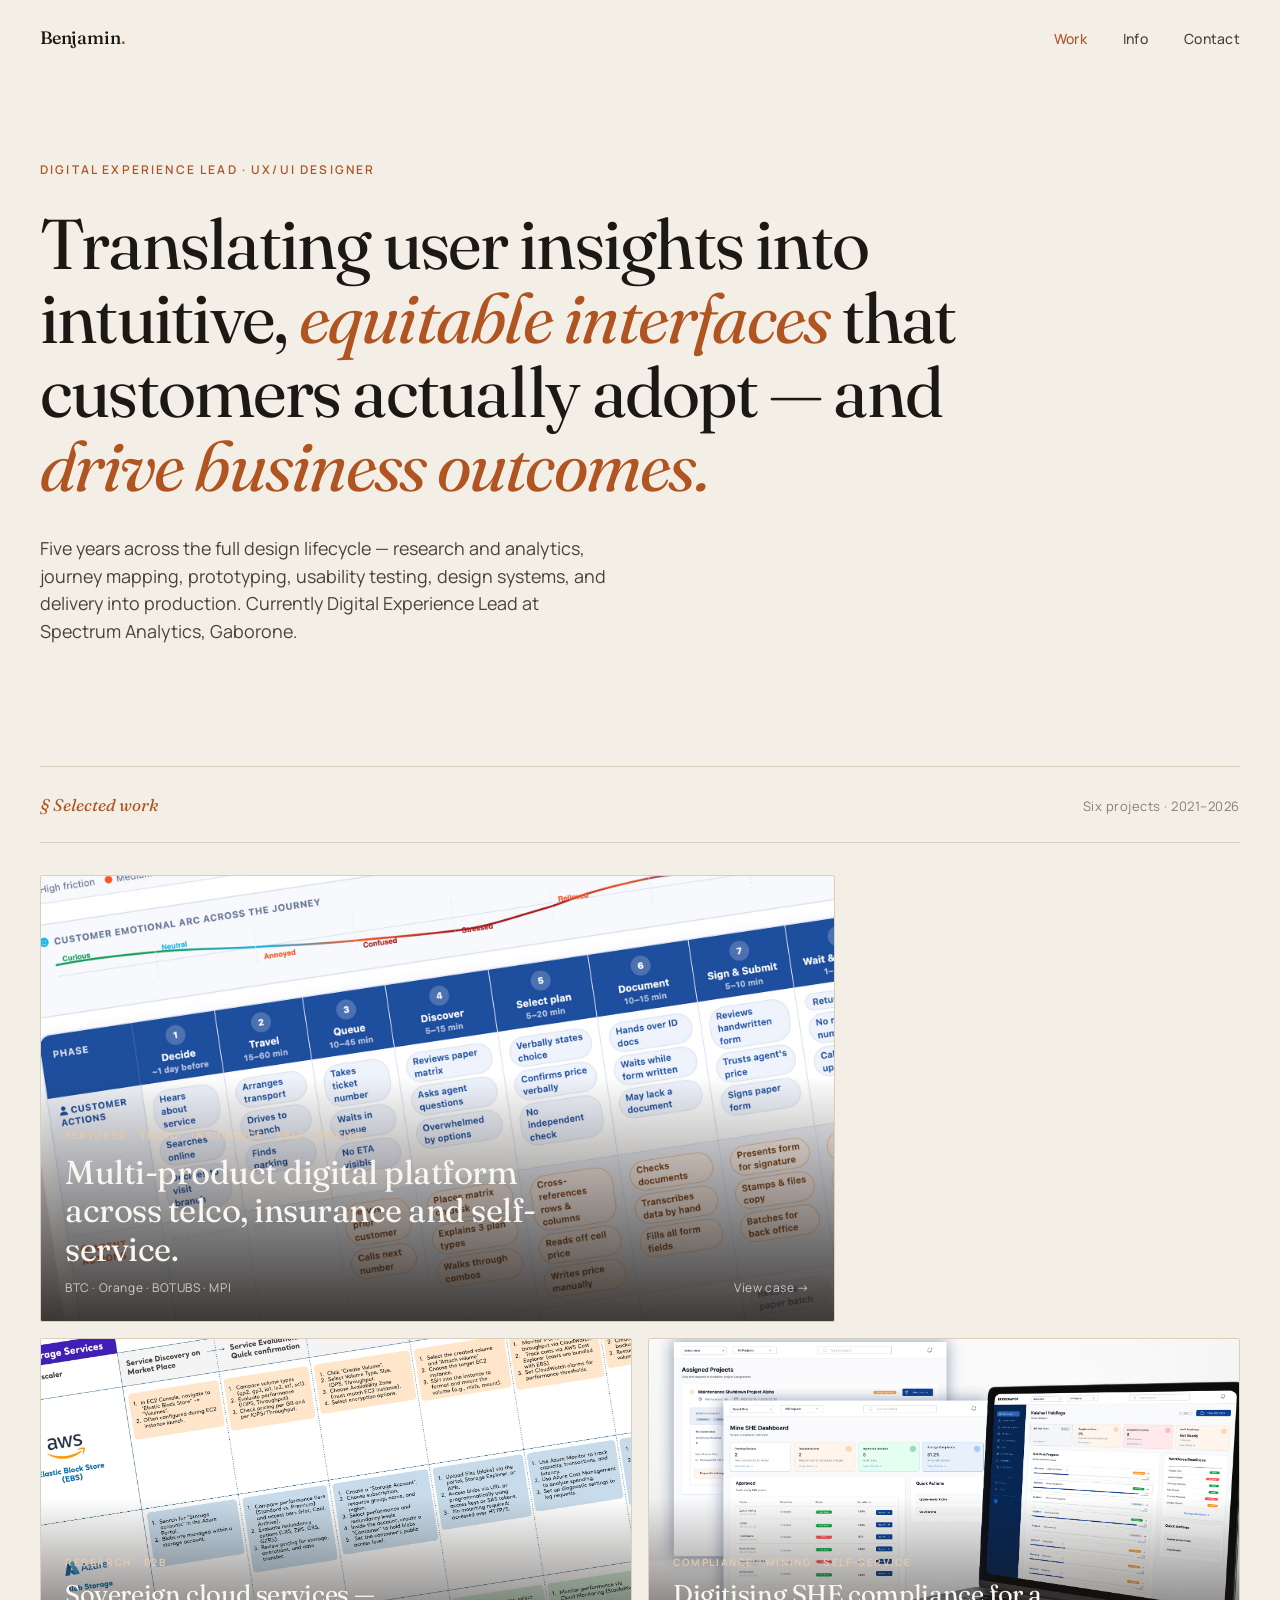
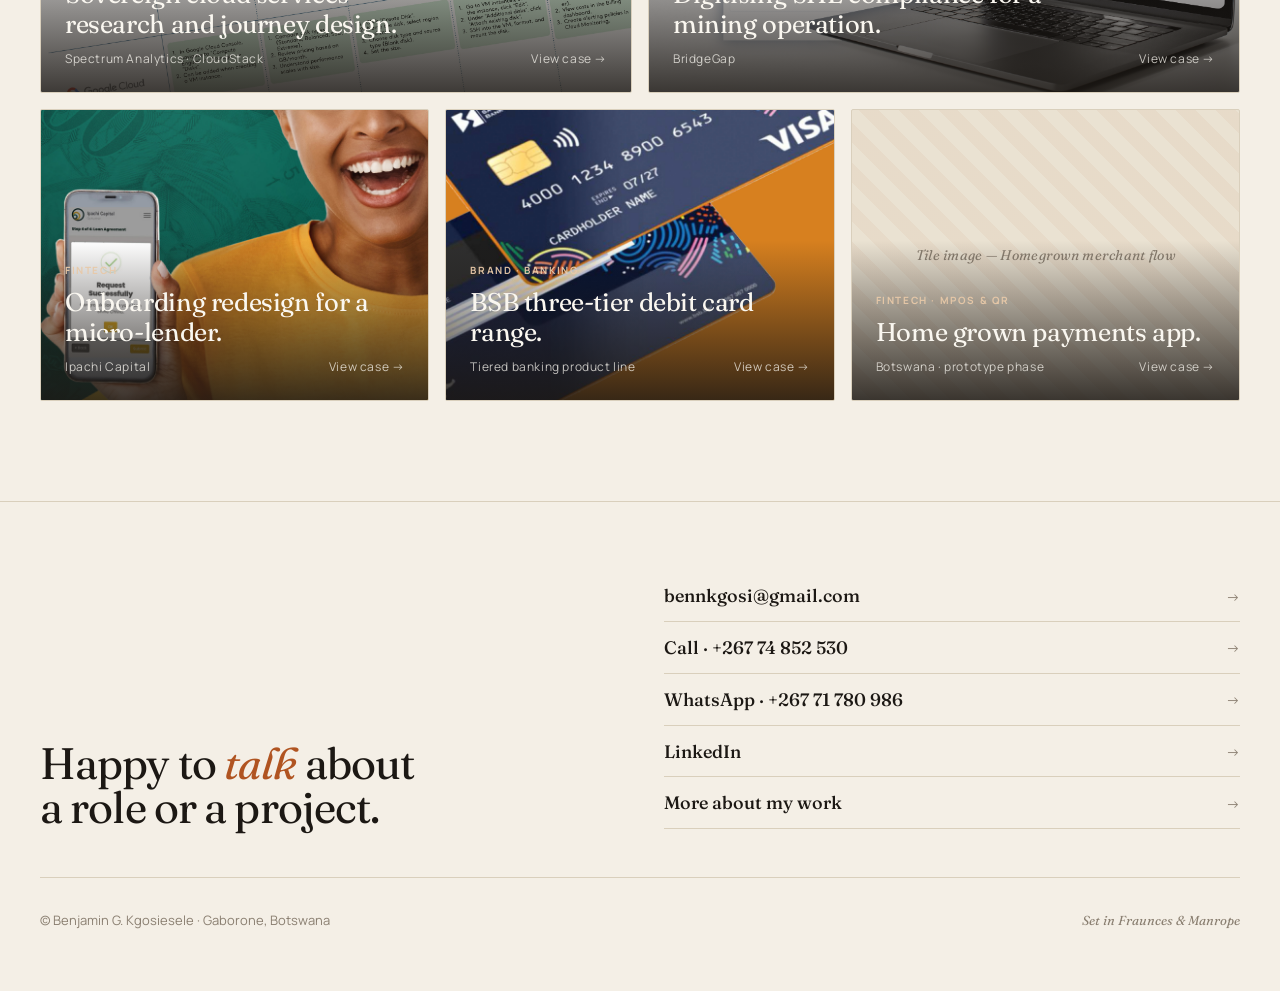
<file: index.html>
<!DOCTYPE html>
<html lang="en">
<head>
  <meta charset="UTF-8">
  <meta name="viewport" content="width=device-width, initial-scale=1.0">

  <!-- Progressive enhancement marker -->
  <script>document.documentElement.classList.add('js');</script>

  <title>Benjamin Kgosiesele — UX/UI Designer</title>
  <meta name="description" content="UX/UI Designer based in Gaborone, Botswana. Translating user insights into intuitive, equitable interfaces that customers actually adopt, and drive business outcomes.">

  <meta property="og:title" content="Benjamin Kgosiesele — UX/UI Designer">
  <meta property="og:description" content="Translating user insights into intuitive, equitable interfaces that customers actually adopt, and drive business outcomes. Cross-sector UX/UI work, based in Gaborone.">
  <meta property="og:type" content="website">

  <link rel="preconnect" href="https://fonts.googleapis.com">
  <link rel="preconnect" href="https://fonts.gstatic.com" crossorigin>
  <link href="https://fonts.googleapis.com/css2?family=Fraunces:ital,opsz,wght@0,9..144,300;0,9..144,400;0,9..144,500;0,9..144,600;1,9..144,400&family=Manrope:wght@300;400;500;600;700&display=swap" rel="stylesheet">

  <link rel="stylesheet" href="styles.css">

  <noscript>
    <style>
      .reveal { opacity: 1 !important; transform: none !important; }
    </style>
  </noscript>
</head>
<body>

  <!-- =====================================================
       NAV
       ===================================================== -->
  <nav class="top" id="topNav">
    <a href="index.html" class="mark">Benjamin<span>.</span></a>
    <ul>
      <li><a href="index.html" class="active">Work</a></li>
      <li><a href="about.html">Info</a></li>
      <li><a href="#contact">Contact</a></li>
    </ul>
  </nav>

  <!-- =====================================================
       HERO
       ===================================================== -->
  <header class="hero">
    <div class="container">
      <div class="eyebrow"> Digital Experience Lead · UX/UI Designer</div>
      <h1 class="hero-headline">Translating user insights into intuitive, <em>equitable interfaces</em> that customers actually adopt — and <em>drive business outcomes.</em></h1>
      <p class="hero-sub">Five years across the full design lifecycle — research and analytics, journey mapping, prototyping, usability testing, design systems, and delivery into production. Currently Digital Experience Lead at Spectrum Analytics, Gaborone.</p>
    </div>
  </header>

  <!-- =====================================================
       WORK — TILE GRID
       ===================================================== -->
  <section class="work">
    <div class="container">
      <div class="work-meta">
        <span class="label">§ Selected work</span>
        <span class="count">Six projects · 2021–2026</span>
      </div>

      <div class="tile-grid">

        <!-- ============ TILE 01 — FEATURED (Multi-product platform) ============ -->
        <a href="case-multi-product.html" class="tile featured reveal" aria-label="Multi-product digital platform — case study">
          <img class="tile-img" src="images/journeymap.jpg" alt="" style="width:100%; height:100%; object-fit:cover; display:block;"> 
          <div class="tile-overlay">
            <span class="tile-tag">Featured · Telco · Insurance · Self-service</span>
            <h3 class="tile-title">Multi-product digital platform across telco, insurance and self-service.</h3>
            <div class="tile-meta">
              <span>BTC · Orange · BOTUBS · MPI</span>
              <span class="arrow">View case →</span>
            </div>
          </div>
        </a>

        <!-- ============ TILE 02 — Sovereign cloud ============ -->
        <a href="case-sovereign-cloud.html" class="tile wide reveal" aria-label="Sovereign cloud services — case study">
          <img class="tile-img" src="images/leruthumb.jpg" alt="" style="width:100%; height:100%; object-fit:cover; display:block;"> 
          <div class="tile-overlay">
            <span class="tile-tag">Research · B2B</span>
            <h3 class="tile-title">Sovereign cloud services — research and journey design.</h3>
            <div class="tile-meta">
              <span>Spectrum Analytics · CloudStack</span>
              <span class="arrow">View case →</span>
            </div>
          </div>
        </a>

        <!-- ============ TILE 03 — SHE compliance ============ -->
        <a href="case-she-compliance.html" class="tile wide empty reveal" aria-label="SHE Compliance digitisation — case study">
          <img class="tile-img" src="images/bridgegap.jpg" alt="" style="width:100%; height:100%; object-fit:cover; display:block;"> 
          <div class="tile-overlay">
            <span class="tile-tag">Compliance · Mining · Self-service</span>
            <h3 class="tile-title">Digitising SHE compliance for a mining operation.</h3>
            <div class="tile-meta">
              <span>BridgeGap</span>
              <span class="arrow">View case →</span>
            </div>
          </div>
        </a>

        <!-- ============ TILE 04 — Micro-Lender ============ -->
        <a href="case-micro-lender.html" class="tile reveal" aria-label="Micro-lender redesign — case study">
          <img class="tile-img" src="images/ipachithumb.jpg" alt="" style="width:100%; height:100%; object-fit:cover; display:block;"> 
          <div class="tile-overlay">
            <span class="tile-tag">Fintech</span>
            <h3 class="tile-title">Onboarding redesign for a micro-lender.</h3>
            <div class="tile-meta">
              <span>Ipachi Capital</span>
              <span class="arrow">View case →</span>
            </div>
          </div>
        </a>

        <!-- ============ TILE 05 — BSB cards ============ -->
        <a href="case-bsb-cards.html" class="tile empty reveal" aria-label="BSB three-tier debit card range — case study">
          <img class="tile-img" src="images/bsbthumb.jpg" alt="" style="width:100%; height:100%; object-fit:cover; display:block;"> 
          <div class="tile-overlay">
            <span class="tile-tag">Brand · Banking</span>
            <h3 class="tile-title">BSB three-tier debit card range.</h3>
            <div class="tile-meta">
              <span>Tiered banking product line</span>
              <span class="arrow">View case →</span>
            </div>
          </div>
        </a>

        <!-- ============ TILE 06 — Chomi ============ -->
        <a href="case-homegrown.html" class="tile empty reveal" aria-label="App payments app — case study">
          <span class="tile-placeholder">Tile image — Homegrown merchant flow</span>
          <div class="tile-overlay">
            <span class="tile-tag">Fintech · mPOS &amp; QR</span>
            <h3 class="tile-title">Home grown payments app.</h3>
            <div class="tile-meta">
              <span>Botswana · prototype phase</span>
              <span class="arrow">View case →</span>
            </div>
          </div>
        </a>

      </div>
    </div>
  </section>

  <!-- =====================================================
       FOOTER — Compact, with link to /about
       ===================================================== -->
  <footer class="home-footer" id="contact">
    <div class="container">
      <div class="footer-grid reveal">
        <h2>Happy to <em>talk</em> about a role or a project.</h2>
        <div class="footer-links">
          <a href="mailto:bennkgosi@gmail.com">bennkgosi@gmail.com <span class="arrow">→</span></a>
          <a href="tel:+26774852530">Call · +267 74 852 530 <span class="arrow">→</span></a>
          <a href="https://wa.me/26771780986" target="_blank" rel="noopener">WhatsApp · +267 71 780 986 <span class="arrow">→</span></a>
          <a href="https://www.linkedin.com/in/benjamin-kgosiesele-555401205/" target="_blank" rel="noopener">LinkedIn <span class="arrow">→</span></a>
          <a href="about.html">More about my work <span class="arrow">→</span></a>
        </div>
      </div>

      <div class="colophon">
        <span>© Benjamin G. Kgosiesele · Gaborone, Botswana</span>
        <span class="set-in">Set in Fraunces &amp; Manrope</span>
      </div>
    </div>
  </footer>

  <script>
    // Top-nav border on scroll
    const nav = document.getElementById('topNav');
    const onScroll = () => {
      if (window.scrollY > 8) nav.classList.add('scrolled');
      else nav.classList.remove('scrolled');
    };
    window.addEventListener('scroll', onScroll, { passive: true });
    onScroll();

    // Reveal-on-scroll
    const revealEls = document.querySelectorAll('.reveal');
    if ('IntersectionObserver' in window) {
      const io = new IntersectionObserver((entries) => {
        entries.forEach(entry => {
          if (entry.isIntersecting) {
            entry.target.classList.add('in');
            io.unobserve(entry.target);
          }
        });
      }, { rootMargin: '0px 0px -60px 0px', threshold: 0.05 });
      revealEls.forEach(el => io.observe(el));
    } else {
      revealEls.forEach(el => el.classList.add('in'));
    }
    setTimeout(() => {
      revealEls.forEach(el => el.classList.add('in'));
    }, 600);
  </script>
</body>
</html>
</file>
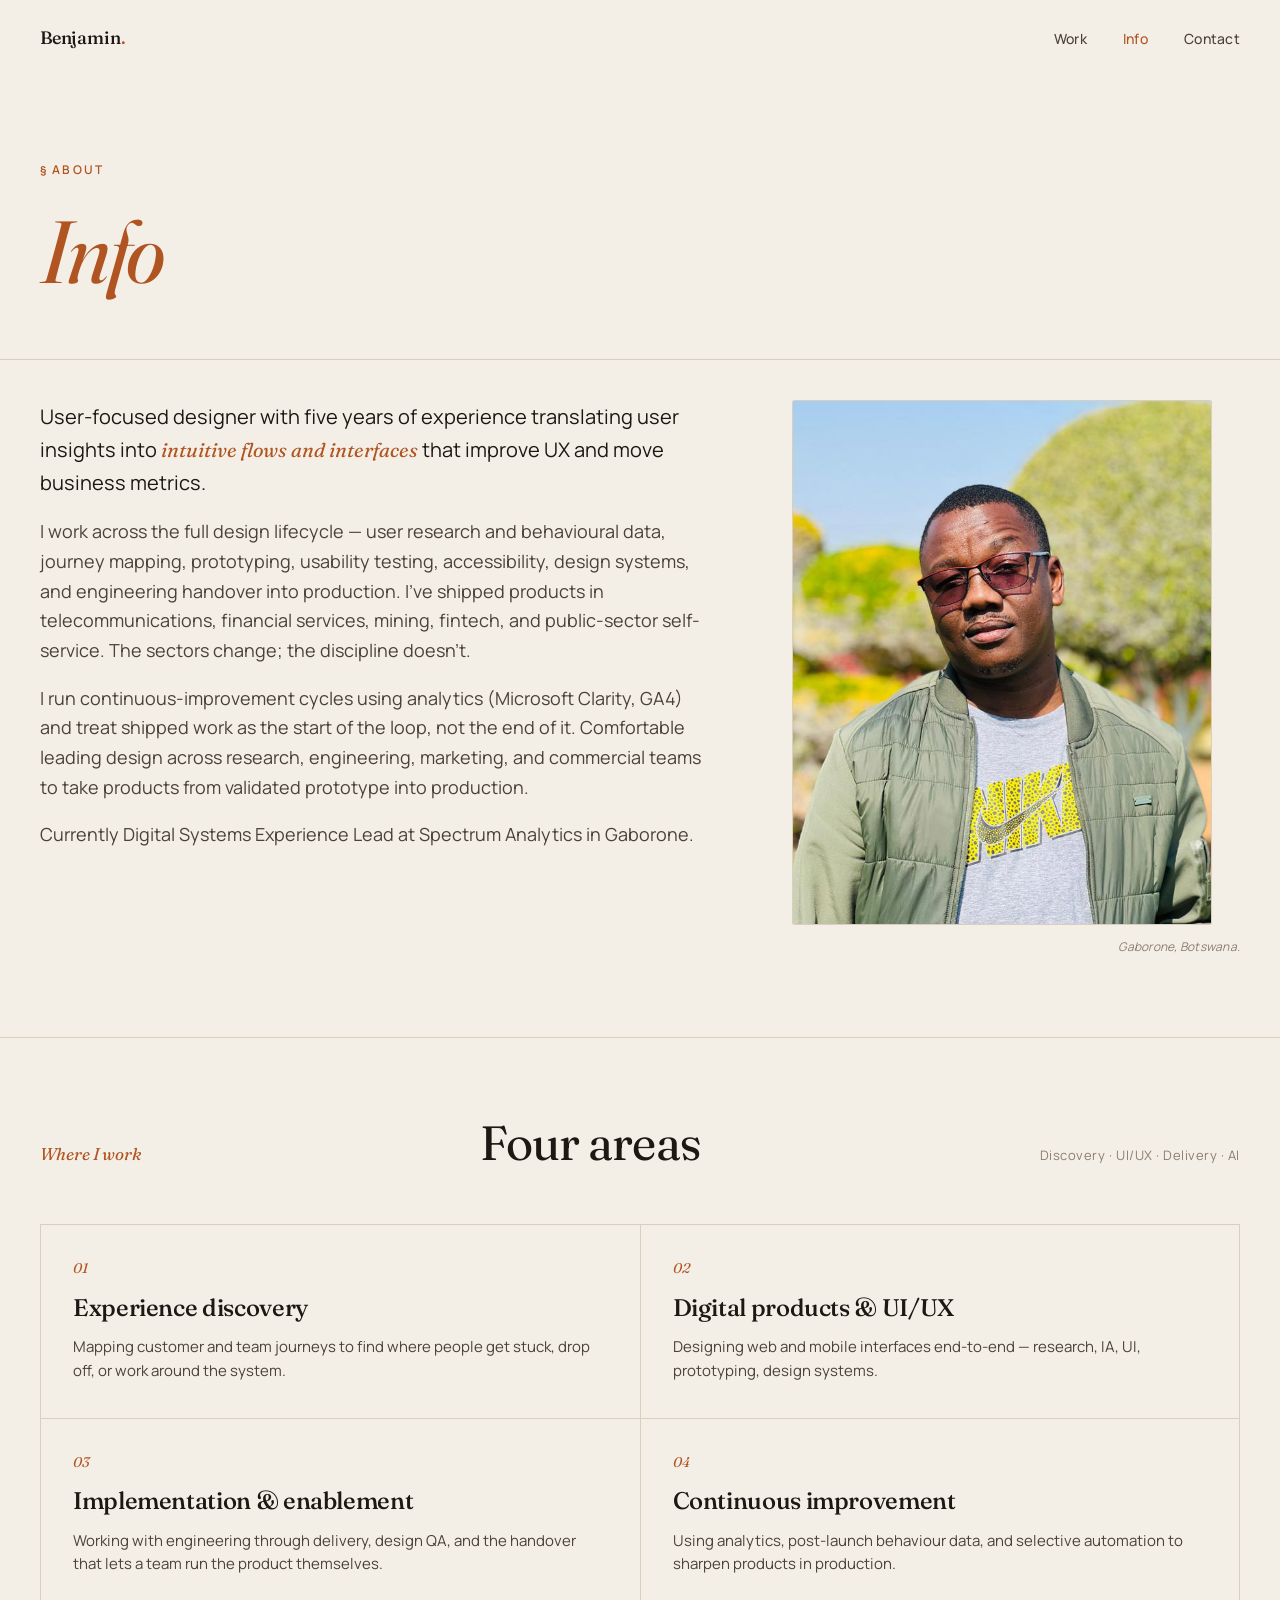
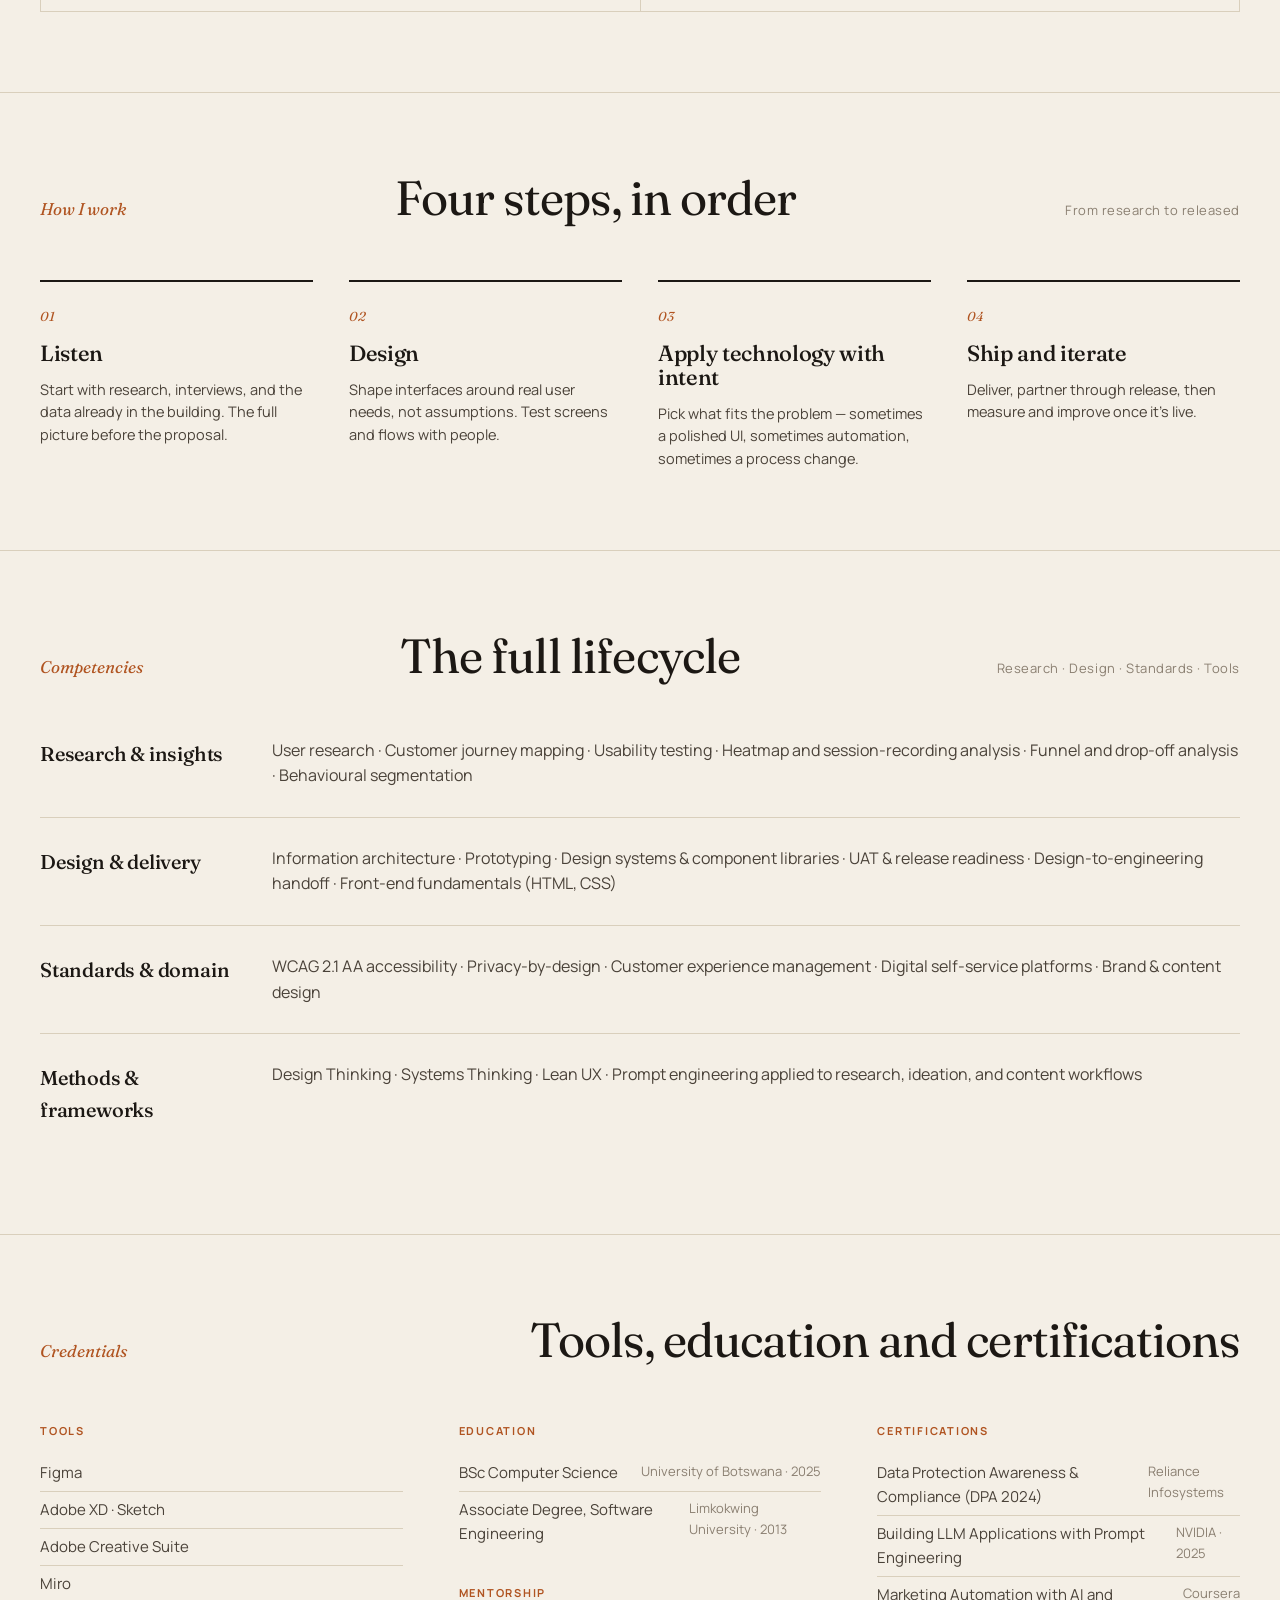
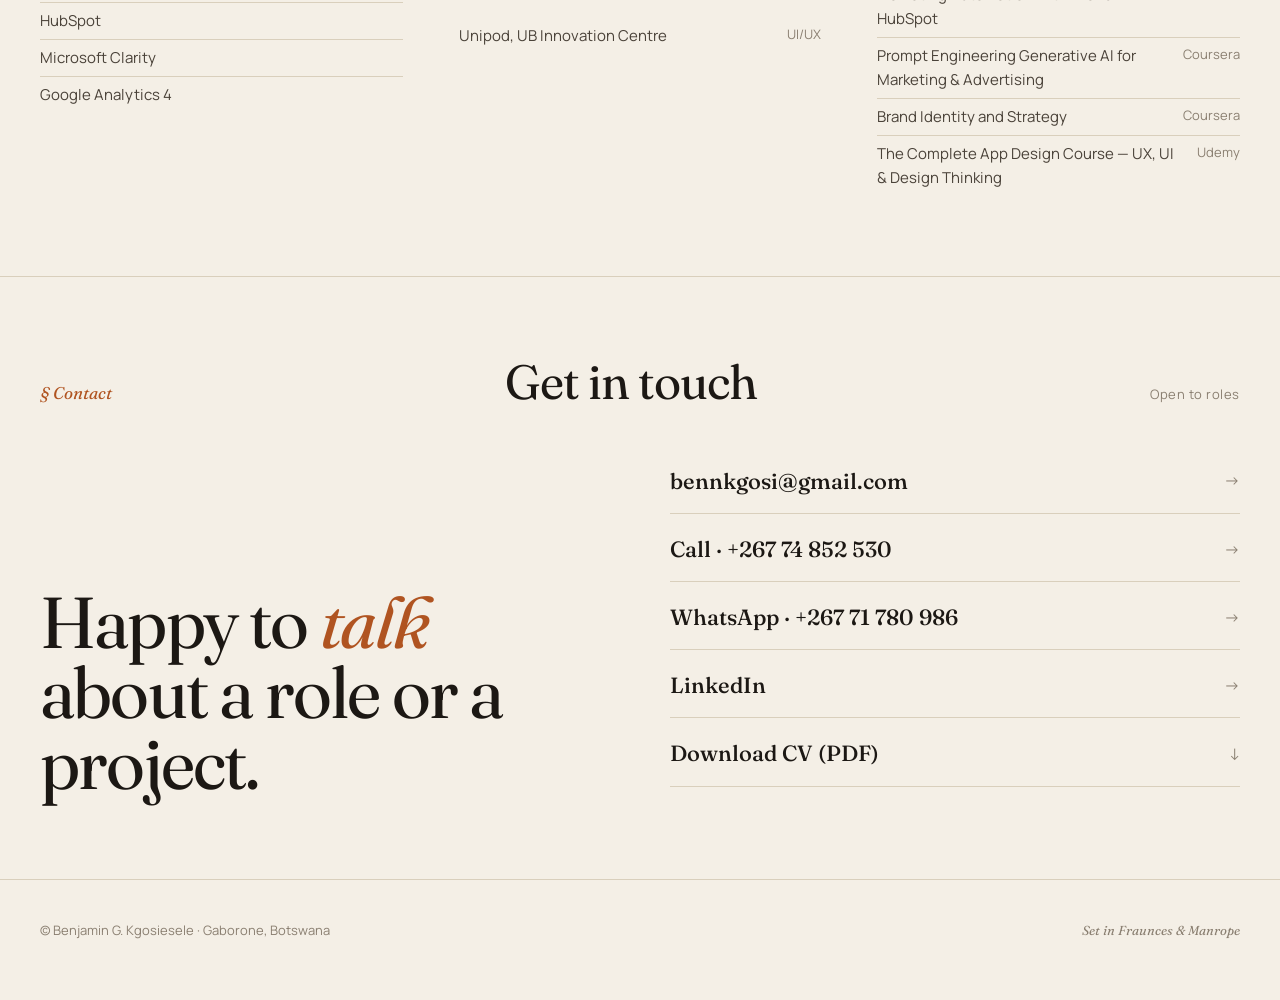
<file: about.html>
<!DOCTYPE html>
<html lang="en">
<head>
  <meta charset="UTF-8">
  <meta name="viewport" content="width=device-width, initial-scale=1.0">

  <script>document.documentElement.classList.add('js');</script>

  <title>About — Benjamin Kgosiesele</title>
  <meta name="description" content="About Benjamin Kgosiesele — UX/UI Designer based in Gaborone, Botswana. Approach, competencies, tools, education, and how I work.">

  <link rel="preconnect" href="https://fonts.googleapis.com">
  <link rel="preconnect" href="https://fonts.gstatic.com" crossorigin>
  <link href="https://fonts.googleapis.com/css2?family=Fraunces:ital,opsz,wght@0,9..144,300;0,9..144,400;0,9..144,500;0,9..144,600;1,9..144,400&family=Manrope:wght@300;400;500;600;700&display=swap" rel="stylesheet">

  <link rel="stylesheet" href="styles.css">

  <noscript>
    <style>.reveal { opacity: 1 !important; transform: none !important; }</style>
  </noscript>
</head>
<body>

  <!-- ===== NAV ===== -->
  <nav class="top" id="topNav">
    <a href="index.html" class="mark">Benjamin<span>.</span></a>
    <ul>
      <li><a href="index.html">Work</a></li>
      <li><a href="about.html" class="active">Info</a></li>
      <li><a href="#contact">Contact</a></li>
    </ul>
  </nav>

  <!-- ===== PAGE HEADER ===== -->
  <header class="page-header">
    <div class="container">
      <div class="eyebrow">§ About</div>
      <h1 class="page-title"><em>Info</em></h1>
    </div>
  </header>

  <!-- ===== ABOUT LEDE + PORTRAIT ===== -->
  <section class="about">
    <div class="container">
      <div class="about-grid reveal">
        <div class="about-main">
          <p class="lede">User-focused designer with five years of experience translating user insights into <em>intuitive flows and interfaces</em> that improve UX and move business metrics.</p>
          <p>I work across the full design lifecycle — user research and behavioural data, journey mapping, prototyping, usability testing, accessibility, design systems, and engineering handover into production. I've shipped products in telecommunications, financial services, mining, fintech, and public-sector self-service. The sectors change; the discipline doesn't.</p>
          <p>I run continuous-improvement cycles using analytics (Microsoft Clarity, GA4) and treat shipped work as the start of the loop, not the end of it. Comfortable leading design across research, engineering, marketing, and commercial teams to take products from validated prototype into production.</p>
          <p>Currently Digital Systems Experience Lead at Spectrum Analytics in Gaborone.</p>
        </div>

        <div>
          <div class="about-portrait" data-label="Portrait photo — 4:5 crop">
           <img src="images/portfolio.jpg" alt="Benjamin Kgosiesele">
          </div>
          <p class="portrait-caption">Gaborone, Botswana.</p>
        </div>
      </div>
    </div>
  </section>

  <!-- ===== WHERE I WORK ===== -->
  <section class="block">
    <div class="container">
      <div class="block-head reveal">
        <span class="label">Where I work</span>
        <h2>Four areas</h2>
        <span class="meta">Discovery · UI/UX · Delivery · AI</span>
      </div>

      <div class="offerings-grid reveal">
        <div class="offering">
          <span class="num">01</span>
          <h4>Experience discovery</h4>
          <p>Mapping customer and team journeys to find where people get stuck, drop off, or work around the system.</p>
        </div>
        <div class="offering">
          <span class="num">02</span>
          <h4>Digital products &amp; UI/UX</h4>
          <p>Designing web and mobile interfaces end-to-end — research, IA, UI, prototyping, design systems.</p>
        </div>
        <div class="offering">
          <span class="num">03</span>
          <h4>Implementation &amp; enablement</h4>
          <p>Working with engineering through delivery, design QA, and the handover that lets a team run the product themselves.</p>
        </div>
        <div class="offering">
          <span class="num">04</span>
          <h4>Continuous improvement</h4>
          <p>Using analytics, post-launch behaviour data, and selective automation to sharpen products in production.</p>
        </div>
      </div>
    </div>
  </section>

  <!-- ===== HOW I WORK ===== -->
  <section class="block">
    <div class="container">
      <div class="block-head reveal">
        <span class="label">How I work</span>
        <h2>Four steps, in order</h2>
        <span class="meta">From research to released</span>
      </div>

      <div class="approach-list reveal">
        <div class="step">
          <h4>Listen</h4>
          <p>Start with research, interviews, and the data already in the building. The full picture before the proposal.</p>
        </div>
        <div class="step">
          <h4>Design</h4>
          <p>Shape interfaces around real user needs, not assumptions. Test screens and flows with people.</p>
        </div>
        <div class="step">
          <h4>Apply technology with intent</h4>
          <p>Pick what fits the problem — sometimes a polished UI, sometimes automation, sometimes a process change.</p>
        </div>
        <div class="step">
          <h4>Ship and iterate</h4>
          <p>Deliver, partner through release, then measure and improve once it's live.</p>
        </div>
      </div>
    </div>
  </section>

  <!-- ===== COMPETENCIES ===== -->
  <section class="block">
    <div class="container">
      <div class="block-head reveal">
        <span class="label">Competencies</span>
        <h2>The full lifecycle</h2>
        <span class="meta">Research · Design · Standards · Tools</span>
      </div>

      <div class="competencies-list reveal">
        <div class="competency-row">
          <h4>Research &amp; insights</h4>
          <p>User research · Customer journey mapping · Usability testing · Heatmap and session-recording analysis · Funnel and drop-off analysis · Behavioural segmentation</p>
        </div>
        <div class="competency-row">
          <h4>Design &amp; delivery</h4>
          <p>Information architecture · Prototyping · Design systems &amp; component libraries · UAT &amp; release readiness · Design-to-engineering handoff · Front-end fundamentals (HTML, CSS)</p>
        </div>
        <div class="competency-row">
          <h4>Standards &amp; domain</h4>
          <p>WCAG 2.1 AA accessibility · Privacy-by-design · Customer experience management · Digital self-service platforms · Brand &amp; content design</p>
        </div>
        <div class="competency-row">
          <h4>Methods &amp; frameworks</h4>
          <p>Design Thinking · Systems Thinking · Lean UX · Prompt engineering applied to research, ideation, and content workflows</p>
        </div>
      </div>
    </div>
  </section>

  <!-- ===== TOOLS / EDUCATION / CERTIFICATIONS ===== -->
  <section class="block">
    <div class="container">
      <div class="block-head reveal">
        <span class="label">Credentials</span>
        <h2>Tools, education and certifications</h2>
      </div>

      <div class="about-meta-grid reveal">
        <div class="about-side">
          <h4>Tools</h4>
          <ul class="plain-list">
            <li>Figma</li>
            <li>Adobe XD · Sketch</li>
            <li>Adobe Creative Suite</li>
            <li>Miro</li>
            <li>HubSpot</li>
            <li>Microsoft Clarity</li>
            <li>Google Analytics 4</li>
          </ul>
        </div>

        <div class="about-side">
          <h4>Education</h4>
          <ul>
            <li>BSc Computer Science <span class="yr">University of Botswana · 2025</span></li>
            <li>Associate Degree, Software Engineering <span class="yr">Limkokwing University · 2013</span></li>
          </ul>

          <h4>Mentorship</h4>
          <ul>
            <li>Unipod, UB Innovation Centre <span class="yr">UI/UX</span></li>
          </ul>
        </div>

        <div class="about-side">
          <h4>Certifications</h4>
          <ul>
            <li>Data Protection Awareness &amp; Compliance (DPA 2024) <span class="yr">Reliance Infosystems</span></li>
            <li>Building LLM Applications with Prompt Engineering <span class="yr">NVIDIA · 2025</span></li>
            <li>Marketing Automation with AI and HubSpot <span class="yr">Coursera</span></li>
            <li>Prompt Engineering Generative AI for Marketing &amp; Advertising <span class="yr">Coursera</span></li>
            <li>Brand Identity and Strategy <span class="yr">Coursera</span></li>
            <li>The Complete App Design Course — UX, UI &amp; Design Thinking <span class="yr">Udemy</span></li>
          </ul>
        </div>
      </div>
    </div>
  </section>

  <!-- ===== CONTACT ===== -->
  <section class="block" id="contact">
    <div class="container">
      <div class="block-head reveal">
        <span class="label">§ Contact</span>
        <h2>Get in touch</h2>
        <span class="meta">Open to roles</span>
      </div>

      <div class="contact-block reveal">
        <h2>Happy to <em>talk</em> about a role or a project.</h2>
        <div class="contact-list">
          <a href="mailto:bennkgosi@gmail.com">bennkgosi@gmail.com <span class="arrow">→</span></a>
          <a href="tel:+26774852530">Call · +267 74 852 530 <span class="arrow">→</span></a>
          <a href="https://wa.me/26771780986" target="_blank" rel="noopener">WhatsApp · +267 71 780 986 <span class="arrow">→</span></a>
          <a href="https://www.linkedin.com/in/benjamin-kgosiesele-555401205/" target="_blank" rel="noopener">LinkedIn <span class="arrow">→</span></a>
          <a href="cv.pdf" download>Download CV (PDF) <span class="arrow">↓</span></a>
        </div>
      </div>
    </div>
  </section>

  <!-- ===== FOOTER ===== -->
  <footer class="page-footer">
    <div class="container" style="display:flex;justify-content:space-between;align-items:center;width:100%;flex-wrap:wrap;gap:16px;">
      <span>© Benjamin G. Kgosiesele · Gaborone, Botswana</span>
      <span class="set-in">Set in Fraunces &amp; Manrope</span>
    </div>
  </footer>

  <script>
    const nav = document.getElementById('topNav');
    const onScroll = () => {
      if (window.scrollY > 8) nav.classList.add('scrolled');
      else nav.classList.remove('scrolled');
    };
    window.addEventListener('scroll', onScroll, { passive: true });
    onScroll();

    const revealEls = document.querySelectorAll('.reveal');
    if ('IntersectionObserver' in window) {
      const io = new IntersectionObserver((entries) => {
        entries.forEach(entry => {
          if (entry.isIntersecting) { entry.target.classList.add('in'); io.unobserve(entry.target); }
        });
      }, { rootMargin: '0px 0px -60px 0px', threshold: 0.05 });
      revealEls.forEach(el => io.observe(el));
    } else {
      revealEls.forEach(el => el.classList.add('in'));
    }
    setTimeout(() => { revealEls.forEach(el => el.classList.add('in')); }, 600);
  </script>
</body>
</html>
</file>
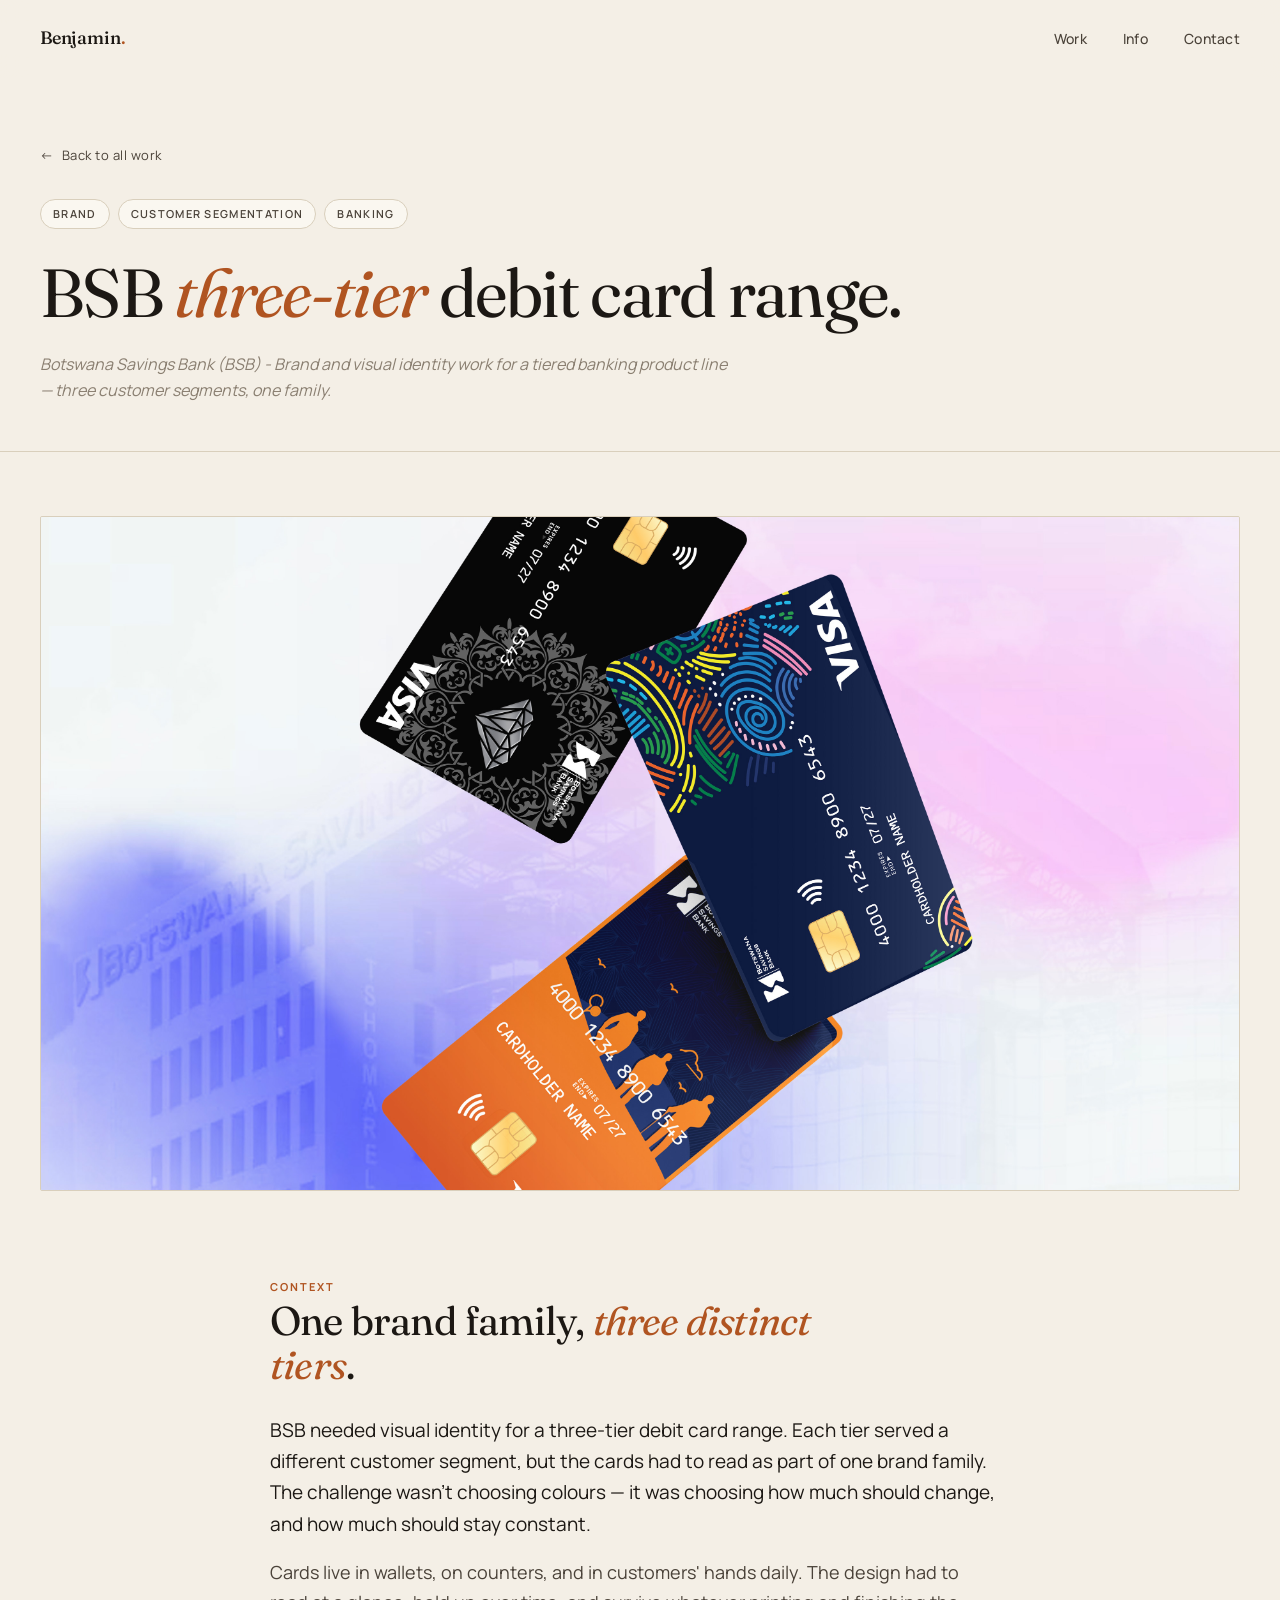
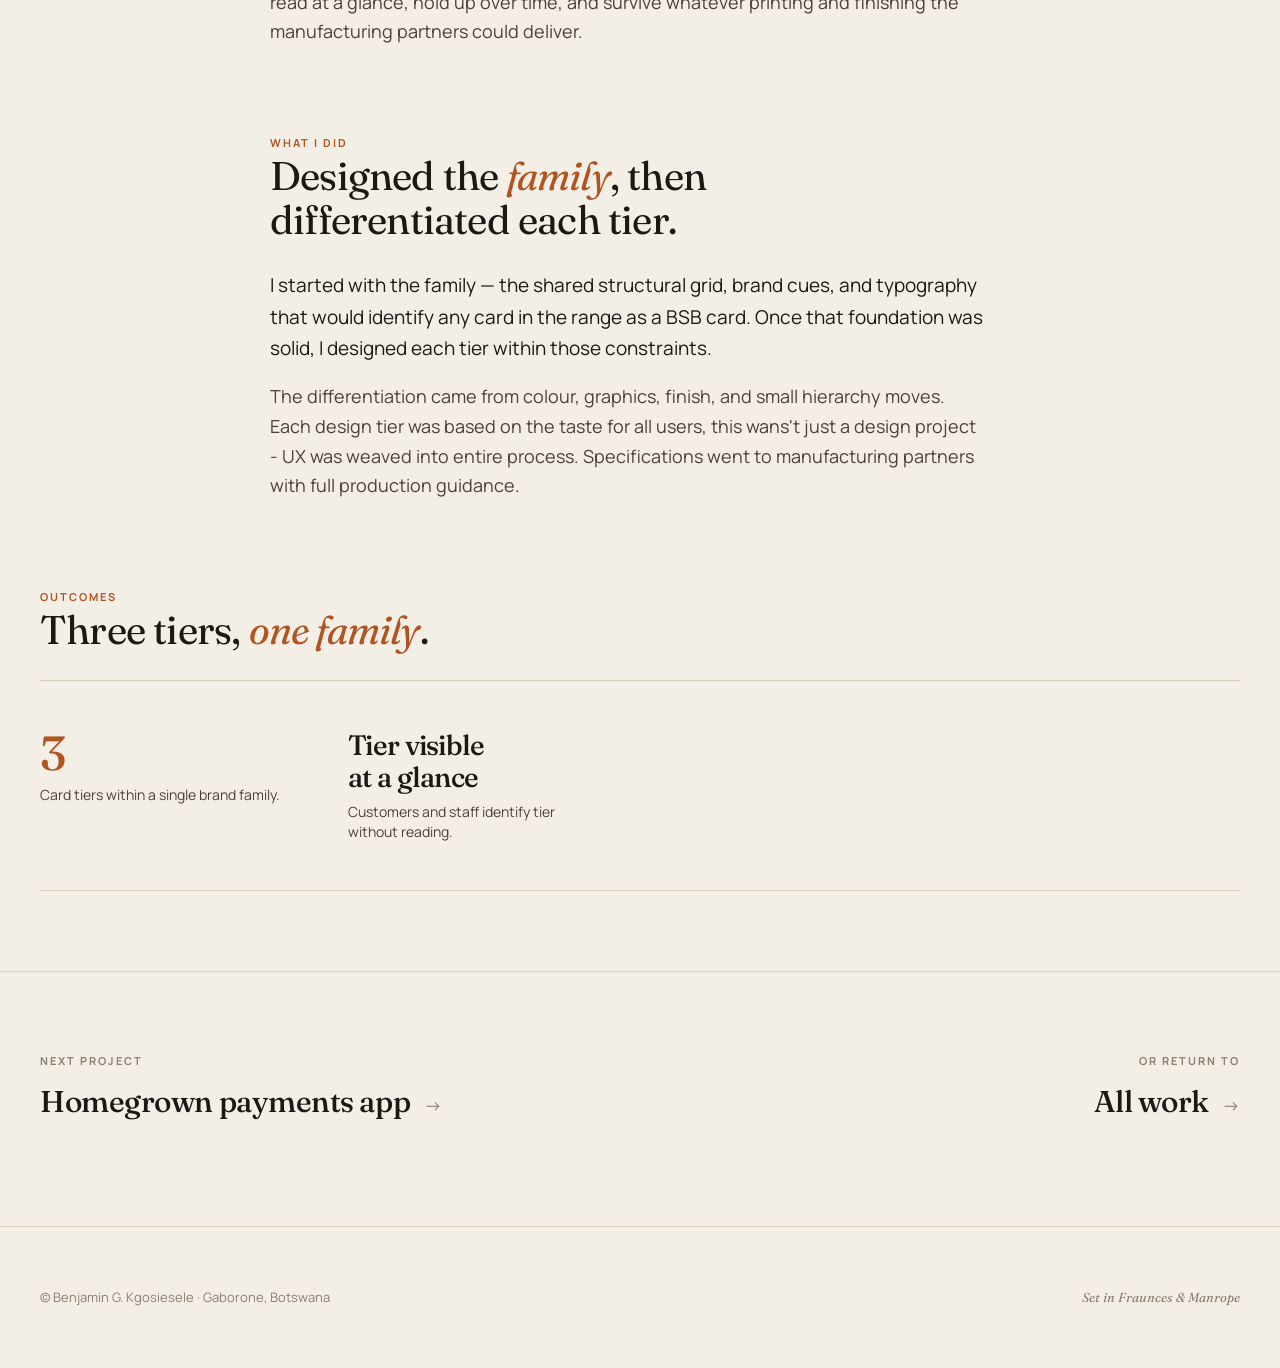
<file: case-bsb-cards.html>
<!DOCTYPE html>
<html lang="en">
<head>
  <meta charset="UTF-8">
  <meta name="viewport" content="width=device-width, initial-scale=1.0">

  <script>document.documentElement.classList.add('js');</script>

  <title>BSB three-tier debit card range — Benjamin Kgosiesele</title>
  <meta name="description" content="Case study: brand and visual identity work for a tiered banking debit card range. Three distinct identities within one design family.">

  <link rel="preconnect" href="https://fonts.googleapis.com">
  <link rel="preconnect" href="https://fonts.gstatic.com" crossorigin>
  <link href="https://fonts.googleapis.com/css2?family=Fraunces:ital,opsz,wght@0,9..144,300;0,9..144,400;0,9..144,500;0,9..144,600;1,9..144,400&family=Manrope:wght@300;400;500;600;700&display=swap" rel="stylesheet">

  <link rel="stylesheet" href="styles.css">

  <noscript>
    <style>
      .reveal { opacity: 1 !important; transform: none !important; }
    </style>
  </noscript>
</head>
<body>

  <!-- =====================================================
       NAV
       ===================================================== -->
  <nav class="top" id="topNav">
    <a href="index.html" class="mark">Benjamin<span>.</span></a>
    <ul>
      <li><a href="index.html">Work</a></li>
      <li><a href="about.html">Info</a></li>
      <li><a href="about.html#contact">Contact</a></li>
    </ul>
  </nav>

  <!-- =====================================================
       BACK LINK
       ===================================================== -->
  <div class="back-bar">
    <div class="container">
      <a href="index.html" class="back-link">
        <span class="arrow">←</span>
        <span>Back to all work</span>
      </a>
    </div>
  </div>

  <!-- =====================================================
       CASE HEADER
       ===================================================== -->
  <header class="case-header">
    <div class="container">
      <div class="case-tags">
        <span>Brand</span>
        <span>Customer segmentation</span>
        <span>Banking</span>
      </div>
      <h1 class="case-title">BSB <em>three-tier</em> debit card range.</h1>
      <p class="case-clients">Botswana Savings Bank (BSB) - Brand and visual identity work for a tiered banking product line — three customer segments, one family.</p>
    </div>
  </header>

  <!-- =====================================================
       HERO IMAGE
       ===================================================== -->
  <div class="container">
    <div class="case-hero-img" data-label="Hero image — three card tiers, side-by-side">
      <img src="images/bsbcards.jpg" alt="BSB three-tier debit card range — all three cards">
    </div>
  </div>

  <!-- =====================================================
       CONTEXT
       ===================================================== -->
  <section class="case-section">
    <div class="container narrow reveal">
      <span class="section-label">Context</span>
      <h2>One brand family, <em>three distinct tiers</em>.</h2>
      <p>BSB needed visual identity for a three-tier debit card range. Each tier served a different customer segment, but the cards had to read as part of one brand family. The challenge wasn't choosing colours — it was choosing how much should change, and how much should stay constant.</p>
      <p>Cards live in wallets, on counters, and in customers' hands daily. The design had to read at a glance, hold up over time, and survive whatever printing and finishing the manufacturing partners could deliver.</p>
    </div>
  </section>

  

  <!-- =====================================================
       WHAT I DID
       ===================================================== -->
  <section class="case-section" style="margin-top: 80px;">
    <div class="container narrow reveal">
      <span class="section-label">What I did</span>
      <h2>Designed the <em>family</em>, then differentiated each tier.</h2>
      <p>I started with the family — the shared structural grid, brand cues, and typography that would identify any card in the range as a BSB card. Once that foundation was solid, I designed each tier within those constraints.</p>
      <p>The differentiation came from colour, graphics, finish, and small hierarchy moves. Each design tier was based on the taste for all users, this wans't just a design project - UX was weaved into entire process. Specifications went to manufacturing partners with full production guidance.</p>
    </div>
  </section>

  

  <!-- =====================================================
       OUTCOMES
       ===================================================== -->
  <section class="case-section" style="margin-top: 80px;">
    <div class="container reveal">
      <span class="section-label">Outcomes</span>
      <h2>Three tiers, <em>one family</em>.</h2>

      <div class="outcomes-grid">
        <div class="outcome">
          <span class="figure">3</span>
          <span class="desc">Card tiers within a single brand family.</span>
        </div>
        <div class="outcome">
          <span class="figure text">Tier visible<br>at a glance</span>
          <span class="desc">Customers and staff identify tier without reading.</span>
        </div>
      </div>
    </div>
  </section>



  <!-- =====================================================
       NEXT CASE
       ===================================================== -->
  <section class="next-case">
    <div class="container">
      <div class="next-case-inner">
        <div>
          <span class="nav-label">Next project</span>
          <a href="case-homegrown.html">Homegrown payments app <span class="arrow">→</span></a>
        </div>
        <div style="text-align: right;">
          <span class="nav-label">Or return to</span>
          <a href="index.html">All work <span class="arrow">→</span></a>
        </div>
      </div>
    </div>
  </section>

  <!-- =====================================================
       FOOTER
       ===================================================== -->
  <footer class="case-footer">
    <div class="container" style="display:flex;justify-content:space-between;align-items:center;width:100%;flex-wrap:wrap;gap:16px;">
      <span>© Benjamin G. Kgosiesele · Gaborone, Botswana</span>
      <span class="set-in">Set in Fraunces &amp; Manrope</span>
    </div>
  </footer>

  <script>
    const nav = document.getElementById('topNav');
    const onScroll = () => {
      if (window.scrollY > 8) nav.classList.add('scrolled');
      else nav.classList.remove('scrolled');
    };
    window.addEventListener('scroll', onScroll, { passive: true });
    onScroll();

    const revealEls = document.querySelectorAll('.reveal');
    if ('IntersectionObserver' in window) {
      const io = new IntersectionObserver((entries) => {
        entries.forEach(entry => {
          if (entry.isIntersecting) {
            entry.target.classList.add('in');
            io.unobserve(entry.target);
          }
        });
      }, { rootMargin: '0px 0px -60px 0px', threshold: 0.05 });
      revealEls.forEach(el => io.observe(el));
    } else {
      revealEls.forEach(el => el.classList.add('in'));
    }
    setTimeout(() => {
      revealEls.forEach(el => el.classList.add('in'));
    }, 600);
  </script>
</body>
</html>
</file>
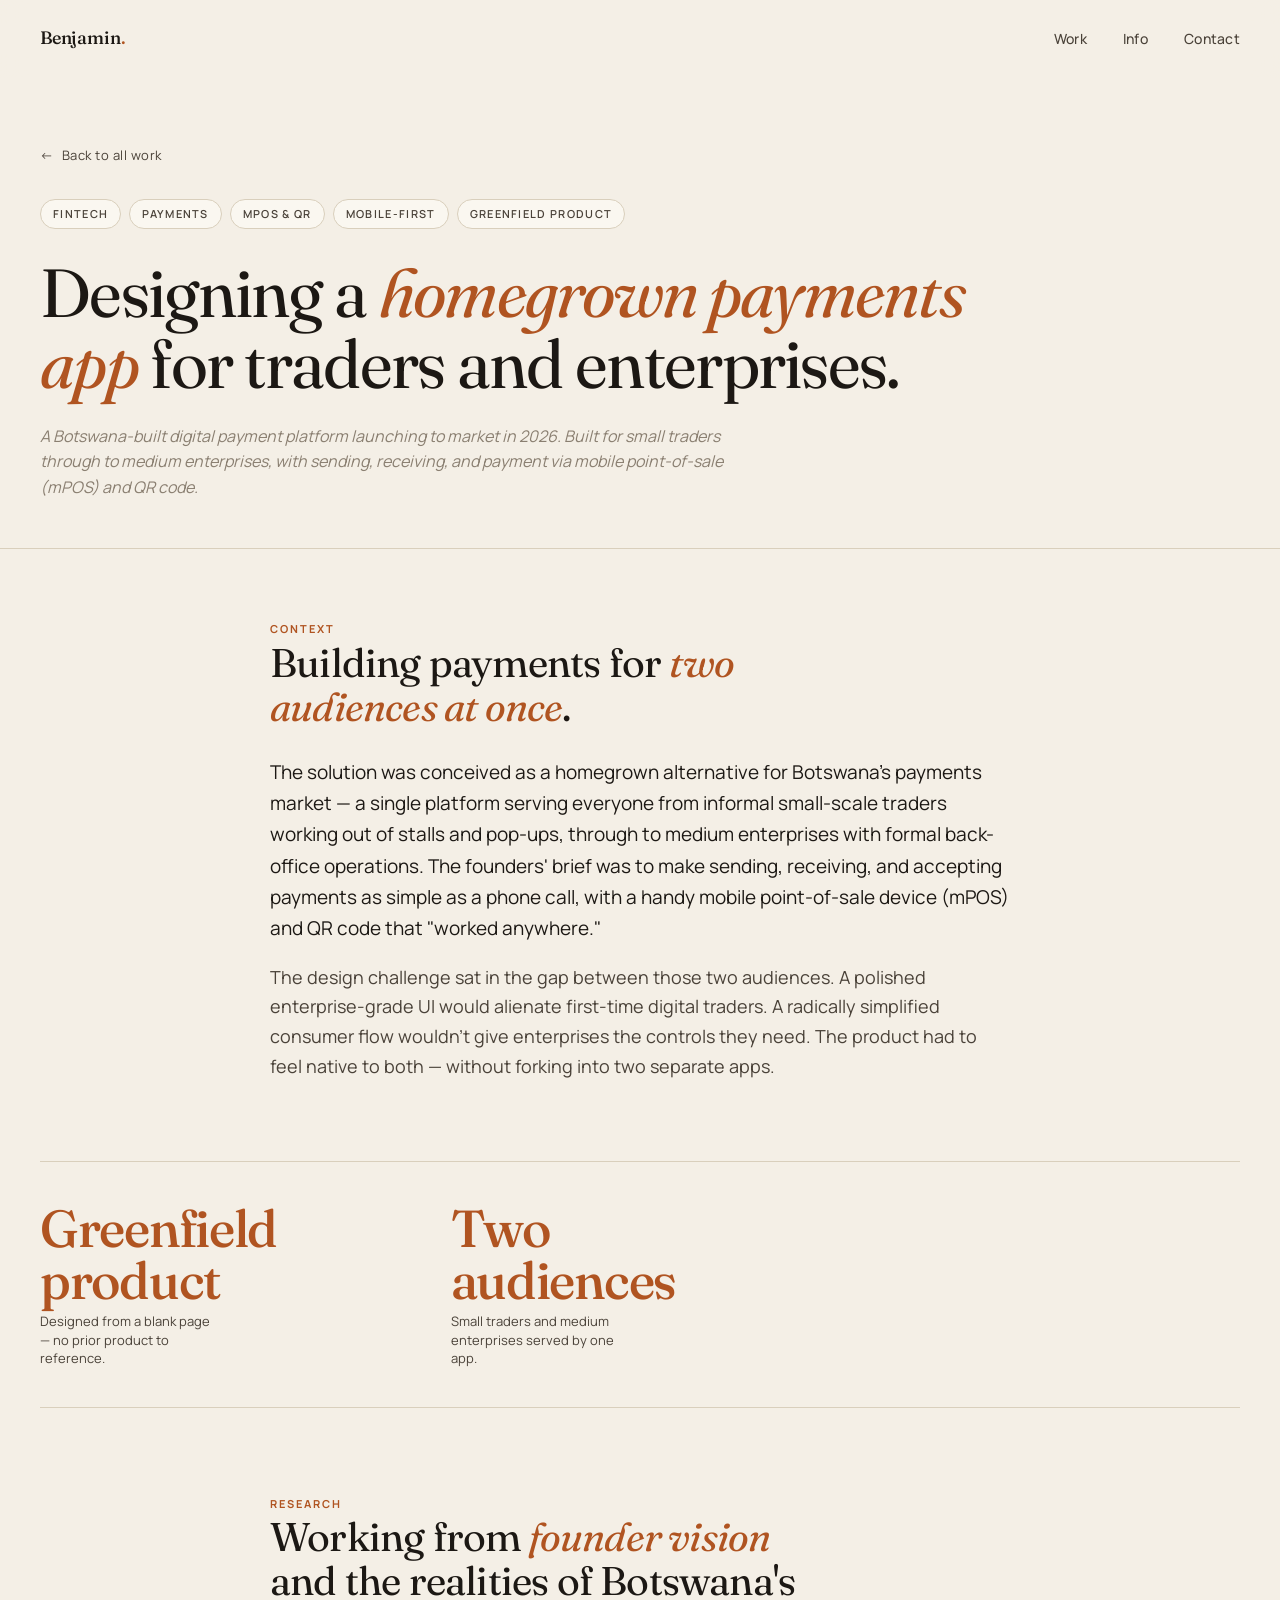
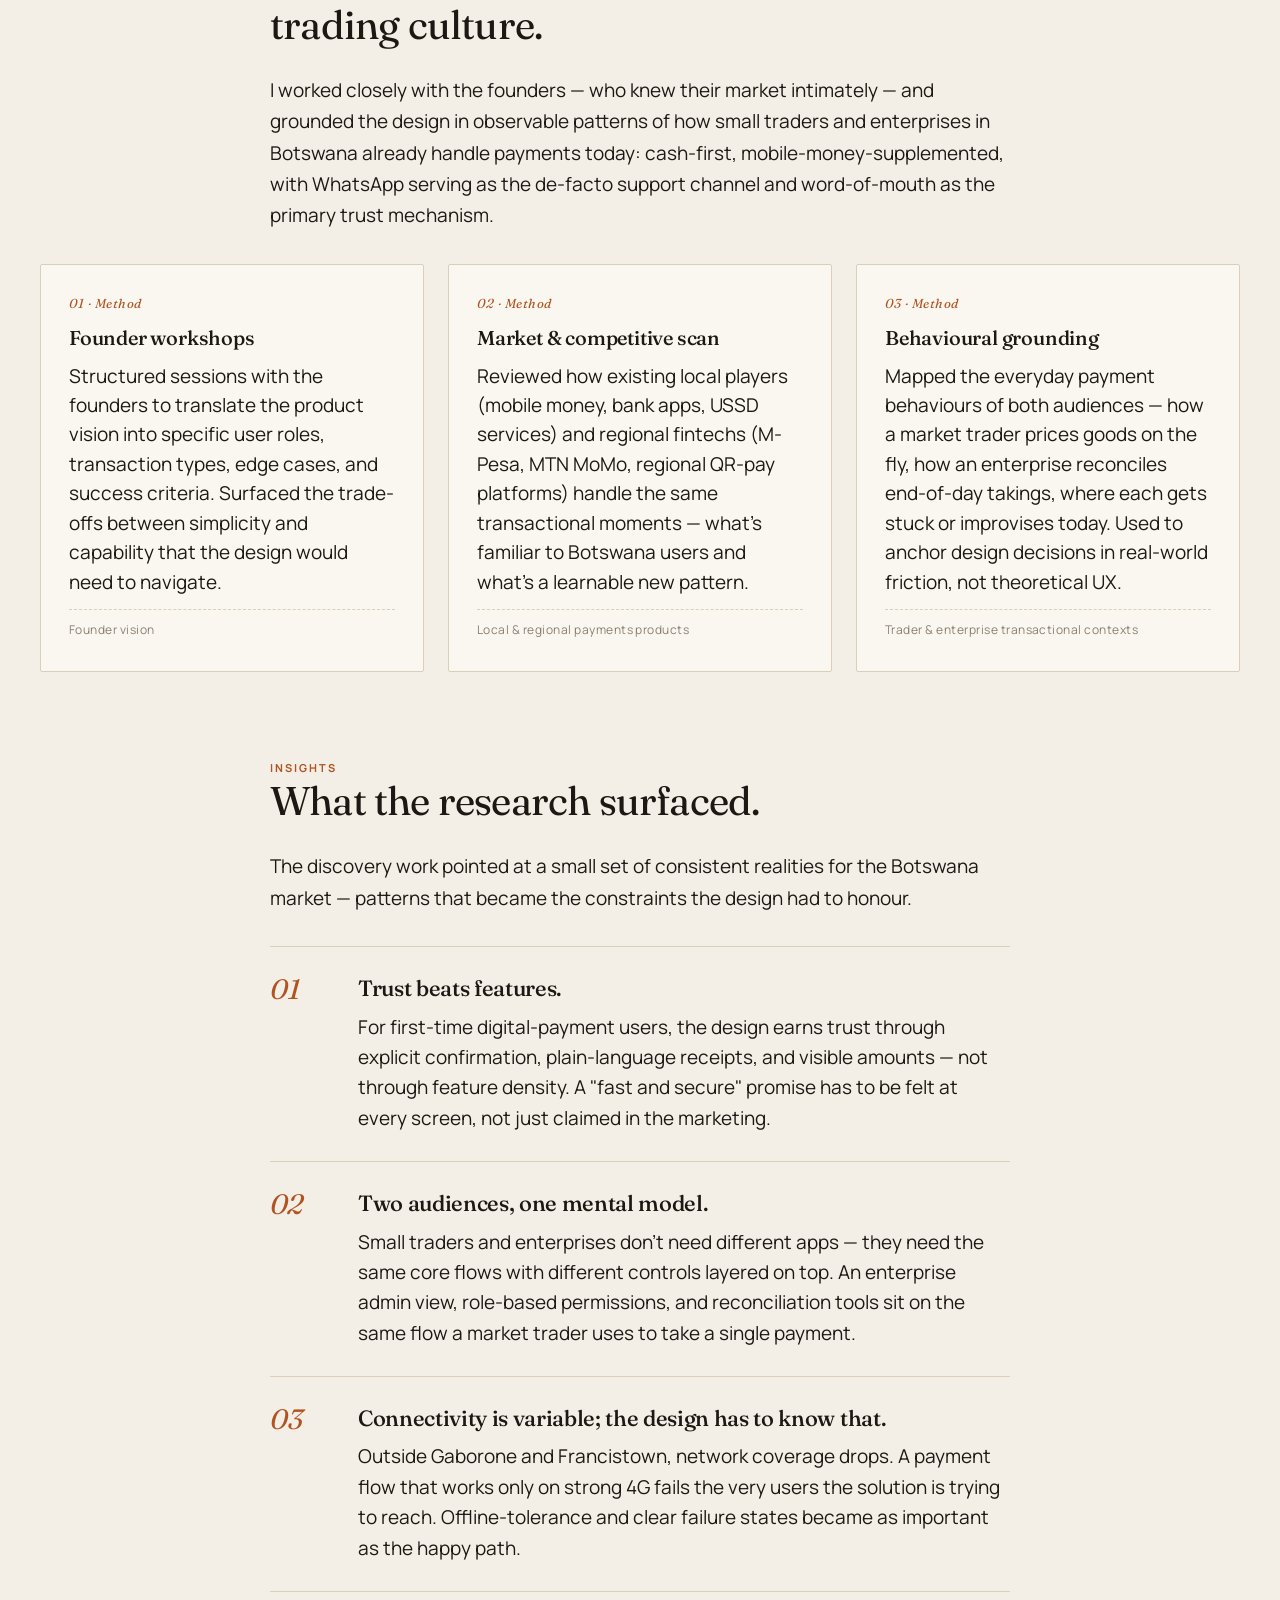
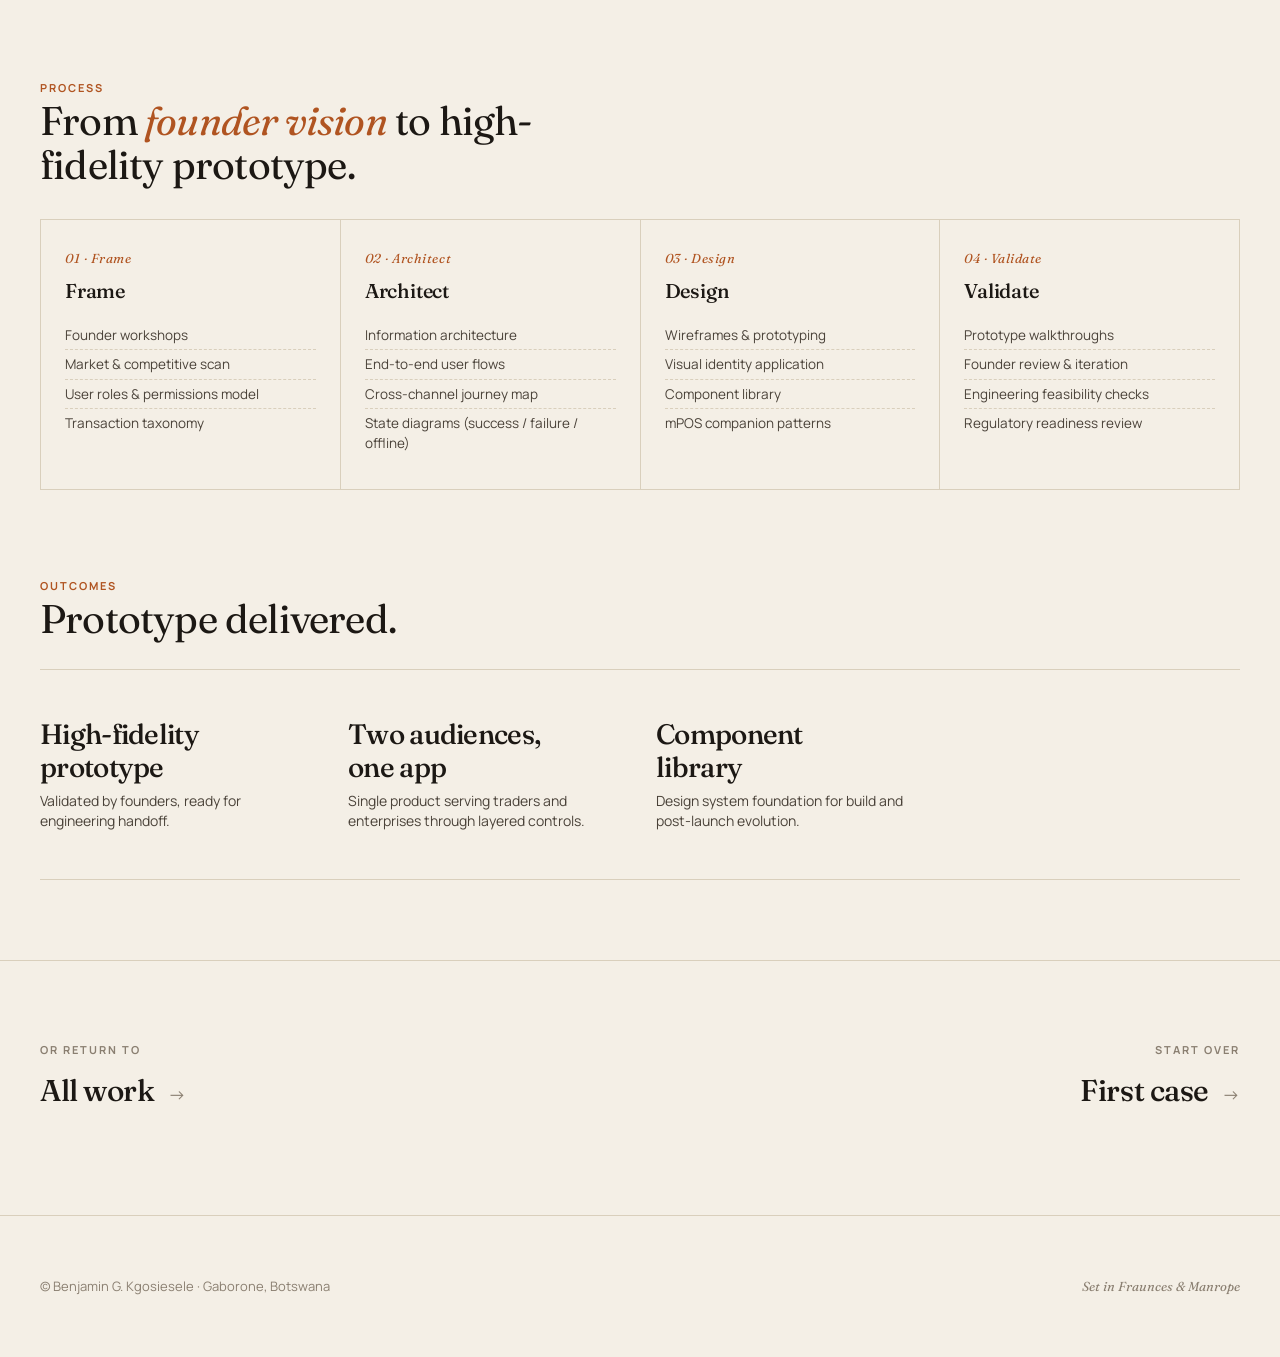
<file: case-homegrown.html>
<!DOCTYPE html>
<html lang="en">
<head>
  <meta charset="UTF-8">
  <meta name="viewport" content="width=device-width, initial-scale=1.0">

  <script>document.documentElement.classList.add('js');</script>

  <title>Homegrown — Benjamin Kgosiesele</title>
  <meta name="description" content="Case study: prototype design for a merchant app, a Botswana digital payments platform serving small traders to medium enterprises. mPOS, QR-based payments, send and receive flows. Currently pending Bank of Botswana approval.">

  <link rel="preconnect" href="https://fonts.googleapis.com">
  <link rel="preconnect" href="https://fonts.gstatic.com" crossorigin>
  <link href="https://fonts.googleapis.com/css2?family=Fraunces:ital,opsz,wght@0,9..144,300;0,9..144,400;0,9..144,500;0,9..144,600;1,9..144,400&family=Manrope:wght@300;400;500;600;700&display=swap" rel="stylesheet">

  <link rel="stylesheet" href="styles.css">

  <noscript>
    <style>.reveal { opacity: 1 !important; transform: none !important; }</style>
  </noscript>
</head>
<body>

  <!-- ===== NAV ===== -->
  <nav class="top" id="topNav">
    <a href="index.html" class="mark">Benjamin<span>.</span></a>
    <ul>
      <li><a href="index.html">Work</a></li>
      <li><a href="about.html">Info</a></li>
      <li><a href="about.html#contact">Contact</a></li>
    </ul>
  </nav>

  <!-- ===== BACK LINK ===== -->
  <div class="back-bar">
    <div class="container">
      <a href="index.html" class="back-link">
        <span class="arrow">←</span>
        <span>Back to all work</span>
      </a>
    </div>
  </div>

  <!-- ===== CASE HEADER ===== -->
  <header class="case-header">
    <div class="container">
      <div class="case-tags">
        <span>Fintech</span>
        <span>Payments</span>
        <span>mPOS &amp; QR</span>
        <span>Mobile-first</span>
        <span>Greenfield product</span>
      </div>
      <h1 class="case-title">Designing a <em>homegrown payments app</em> for traders and enterprises.</h1>
      <p class="case-clients">A Botswana-built digital payment platform launching to market in 2026. Built for small traders through to medium enterprises, with sending, receiving, and payment via mobile point-of-sale (mPOS) and QR code. </p>
    </div>
  </header>

 

  <!-- =====================================================
       CONTEXT
       ===================================================== -->
  <section class="case-section">
    <div class="container narrow reveal">
      <span class="section-label">Context</span>
      <h2>Building payments for <em>two audiences at once</em>.</h2>
      <p>The solution was conceived as a homegrown alternative for Botswana's payments market — a single platform serving everyone from informal small-scale traders working out of stalls and pop-ups, through to medium enterprises with formal back-office operations. The founders' brief was to make sending, receiving, and accepting payments as simple as a phone call, with a handy mobile point-of-sale device (mPOS) and QR code that "worked anywhere."</p>
      <p>The design challenge sat in the gap between those two audiences. A polished enterprise-grade UI would alienate first-time digital traders. A radically simplified consumer flow wouldn't give enterprises the controls they need. The product had to feel native to both — without forking into two separate apps.</p>
    </div>
  </section>

  <!-- ===== Stat strip — context signals ===== -->
  <section class="case-section" style="margin-top: 0;">
    <div class="container reveal">
      <div class="stat-strip">
        <div class="stat">
          <span class="figure text">Greenfield<br>product</span>
          <span class="label">Designed from a blank page — no prior product to reference.</span>
        </div>
        <div class="stat">
          <span class="figure text">Two<br>audiences</span>
          <span class="label">Small traders and medium enterprises served by one app.</span>
        </div>
        
      </div>
    </div>
  </section>

  <!-- =====================================================
       RESEARCH
       ===================================================== -->
  <section class="case-section">
    <div class="container narrow reveal">
      <span class="section-label">Research</span>
      <h2>Working from <em>founder vision</em> and the realities of Botswana's trading culture.</h2>
      <p>I worked closely with the founders — who knew their market intimately — and grounded the design in observable patterns of how small traders and enterprises in Botswana already handle payments today: cash-first, mobile-money-supplemented, with WhatsApp serving as the de-facto support channel and word-of-mouth as the primary trust mechanism.</p>
    </div>

    <div class="container reveal">
      <div class="research-grid">
        <div class="research-card">
          <span class="method-num">01 · Method</span>
          <h4>Founder workshops</h4>
          <p>Structured sessions with the founders to translate the product vision into specific user roles, transaction types, edge cases, and success criteria. Surfaced the trade-offs between simplicity and capability that the design would need to navigate.</p>
          <span class="who">Founder vision</span>
        </div>
        <div class="research-card">
          <span class="method-num">02 · Method</span>
          <h4>Market &amp; competitive scan</h4>
          <p>Reviewed how existing local players (mobile money, bank apps, USSD services) and regional fintechs (M-Pesa, MTN MoMo, regional QR-pay platforms) handle the same transactional moments — what's familiar to Botswana users and what's a learnable new pattern.</p>
          <span class="who">Local &amp; regional payments products</span>
        </div>
        <div class="research-card">
          <span class="method-num">03 · Method</span>
          <h4>Behavioural grounding</h4>
          <p>Mapped the everyday payment behaviours of both audiences — how a market trader prices goods on the fly, how an enterprise reconciles end-of-day takings, where each gets stuck or improvises today. Used to anchor design decisions in real-world friction, not theoretical UX.</p>
          <span class="who">Trader &amp; enterprise transactional contexts</span>
        </div>
      </div>
    </div>
  </section>

 

  <!-- =====================================================
       INSIGHTS
       ===================================================== -->
  <section class="case-section" style="margin-top: 80px;">
    <div class="container narrow reveal">
      <span class="section-label">Insights</span>
      <h2>What the research surfaced.</h2>
      <p>The discovery work pointed at a small set of consistent realities for the Botswana market — patterns that became the constraints the design had to honour.</p>
    </div>

    <div class="container narrow reveal">
      <div class="insights-list">
        <div class="insight">
          <span class="insight-num">01</span>
          <div>
            <h4>Trust beats features.</h4>
            <p>For first-time digital-payment users, the design earns trust through explicit confirmation, plain-language receipts, and visible amounts — not through feature density. A "fast and secure" promise has to be felt at every screen, not just claimed in the marketing.</p>
          </div>
        </div>
        <div class="insight">
          <span class="insight-num">02</span>
          <div>
            <h4>Two audiences, one mental model.</h4>
            <p>Small traders and enterprises don't need different apps — they need the same core flows with different controls layered on top. An enterprise admin view, role-based permissions, and reconciliation tools sit on the same flow a market trader uses to take a single payment.</p>
          </div>
        </div>
      
        <div class="insight">
          <span class="insight-num">03</span>
          <div>
            <h4>Connectivity is variable; the design has to know that.</h4>
            <p>Outside Gaborone and Francistown, network coverage drops. A payment flow that works only on strong 4G fails the very users the solution is trying to reach. Offline-tolerance and clear failure states became as important as the happy path.</p>
          </div>
        </div>
      </div>
    </div>
  </section>

  <!-- =====================================================
       PROCESS
       ===================================================== -->
  <section class="case-section" style="margin-top: 80px;">
    <div class="container reveal">
      <span class="section-label">Process</span>
      <h2>From <em>founder vision</em> to high-fidelity prototype.</h2>

      <div class="process-phases">
        <div class="phase">
          <span class="phase-num">01 · Frame</span>
          <h4>Frame</h4>
          <ul>
            <li>Founder workshops</li>
            <li>Market &amp; competitive scan</li>
            <li>User roles &amp; permissions model</li>
            <li>Transaction taxonomy</li>
          </ul>
        </div>
        <div class="phase">
          <span class="phase-num">02 · Architect</span>
          <h4>Architect</h4>
          <ul>
            <li>Information architecture</li>
            <li>End-to-end user flows</li>
            <li>Cross-channel journey map</li>
            <li>State diagrams (success / failure / offline)</li>
          </ul>
        </div>
        <div class="phase">
          <span class="phase-num">03 · Design</span>
          <h4>Design</h4>
          <ul>
            <li>Wireframes &amp; prototyping</li>
            <li>Visual identity application</li>
            <li>Component library</li>
            <li>mPOS companion patterns</li>
          </ul>
        </div>
        <div class="phase">
          <span class="phase-num">04 · Validate</span>
          <h4>Validate</h4>
          <ul>
            <li>Prototype walkthroughs</li>
            <li>Founder review &amp; iteration</li>
            <li>Engineering feasibility checks</li>
            <li>Regulatory readiness review</li>
          </ul>
        </div>
      </div>
    </div>
  </section>

  

 

  <!-- =====================================================
       OUTCOMES
       ===================================================== -->
  <section class="case-section" style="margin-top: 80px;">
    <div class="container reveal">
      <span class="section-label">Outcomes</span>
      <h2>Prototype delivered.</h2>

      <div class="outcomes-grid">
        <div class="outcome">
          <span class="figure text">High-fidelity<br>prototype</span>
          <span class="desc">Validated by founders, ready for engineering handoff.</span>
        </div>
        <div class="outcome">
          <span class="figure text">Two audiences,<br>one app</span>
          <span class="desc">Single product serving traders and enterprises through layered controls.</span>
        </div>
        <div class="outcome">
          <span class="figure text">Component<br>library</span>
          <span class="desc">Design system foundation for build and post-launch evolution.</span>
        </div>
        
      </div>
    </div>
  </section>

  <!-- ===== NEXT CASE ===== -->
  <section class="next-case">
    <div class="container">
      <div class="next-case-inner">
        <div>
          <span class="nav-label">Or return to</span>
          <a href="index.html">All work <span class="arrow">→</span></a>
        </div>
        <div style="text-align: right;">
          <span class="nav-label">Start over</span>
          <a href="case-multi-product.html">First case <span class="arrow">→</span></a>
        </div>
      </div>
    </div>
  </section>

  <!-- ===== FOOTER ===== -->
  <footer class="case-footer">
    <div class="container" style="display:flex;justify-content:space-between;align-items:center;width:100%;flex-wrap:wrap;gap:16px;">
      <span>© Benjamin G. Kgosiesele · Gaborone, Botswana</span>
      <span class="set-in">Set in Fraunces &amp; Manrope</span>
    </div>
  </footer>

  <script>
    const nav = document.getElementById('topNav');
    const onScroll = () => {
      if (window.scrollY > 8) nav.classList.add('scrolled');
      else nav.classList.remove('scrolled');
    };
    window.addEventListener('scroll', onScroll, { passive: true });
    onScroll();

    const revealEls = document.querySelectorAll('.reveal');
    if ('IntersectionObserver' in window) {
      const io = new IntersectionObserver((entries) => {
        entries.forEach(entry => {
          if (entry.isIntersecting) { entry.target.classList.add('in'); io.unobserve(entry.target); }
        });
      }, { rootMargin: '0px 0px -60px 0px', threshold: 0.05 });
      revealEls.forEach(el => io.observe(el));
    } else {
      revealEls.forEach(el => el.classList.add('in'));
    }
    setTimeout(() => { revealEls.forEach(el => el.classList.add('in')); }, 600);
  </script>
</body>
</html>
</file>
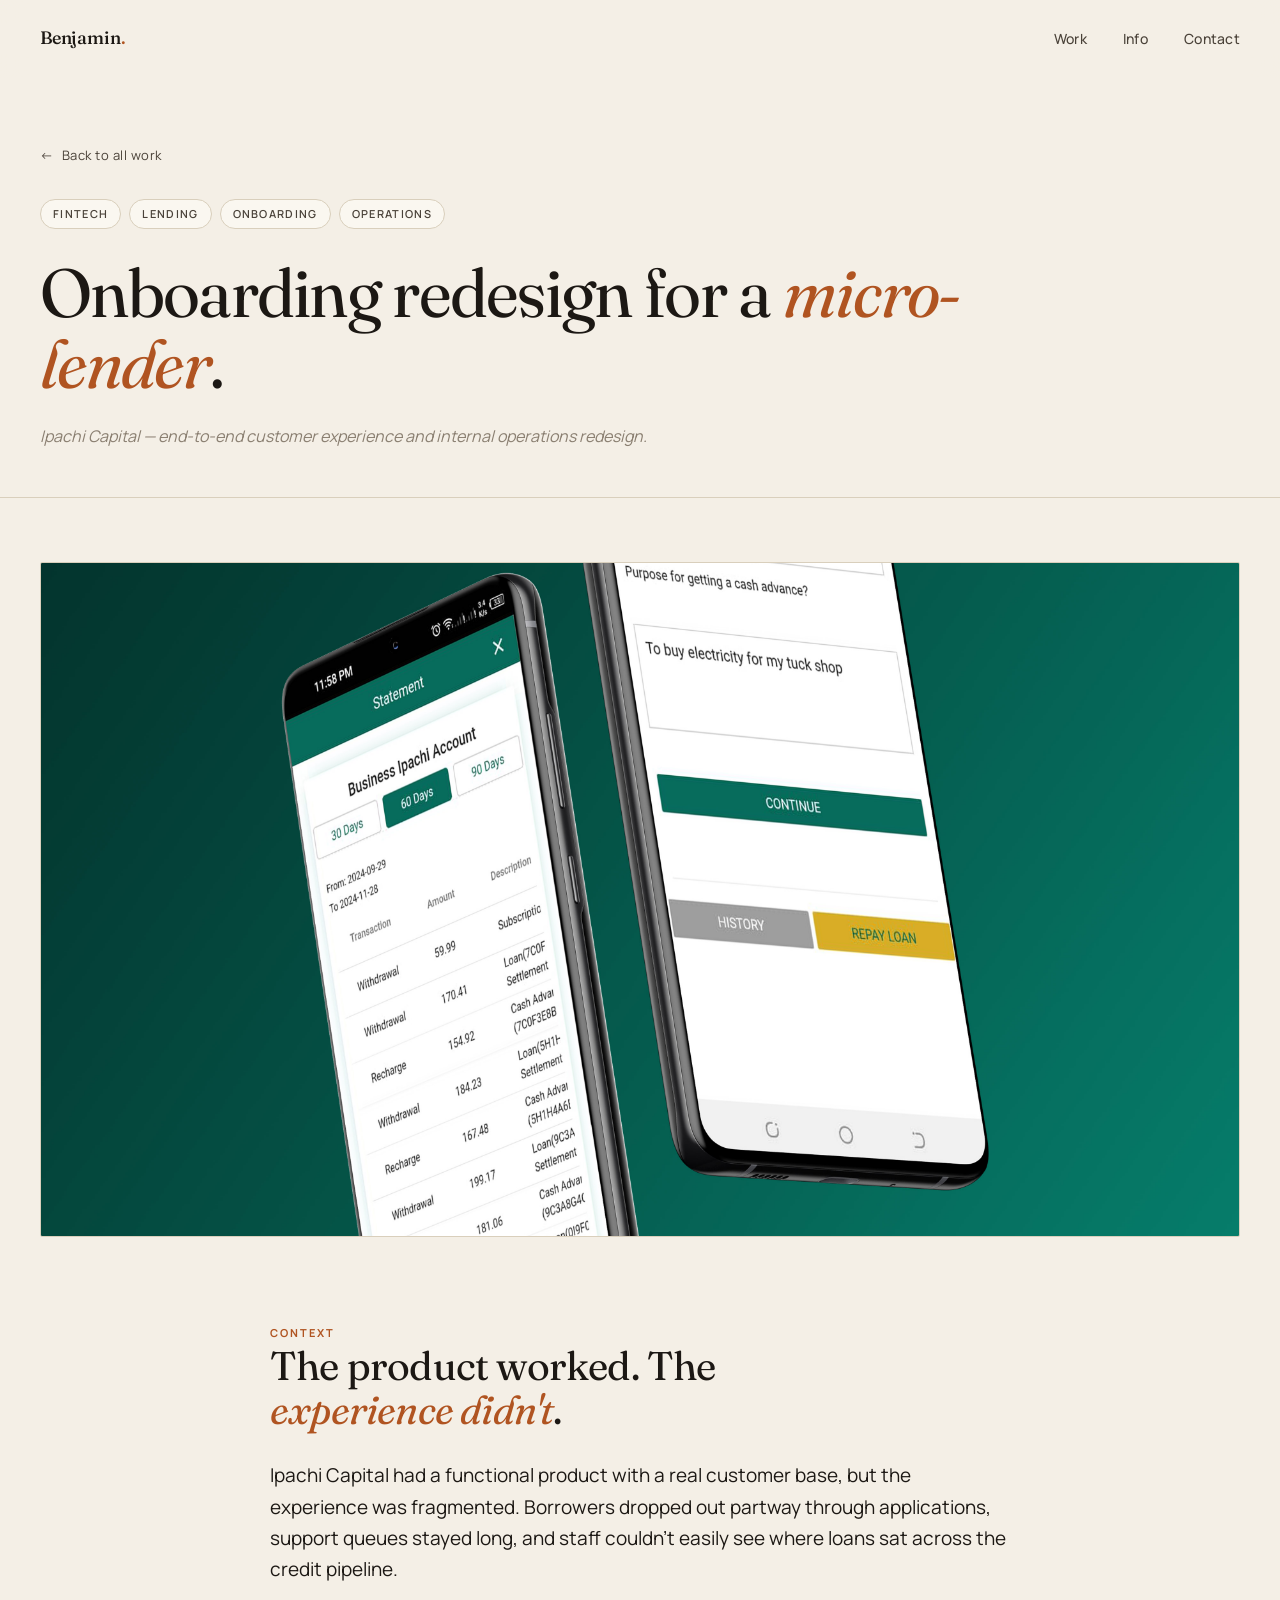
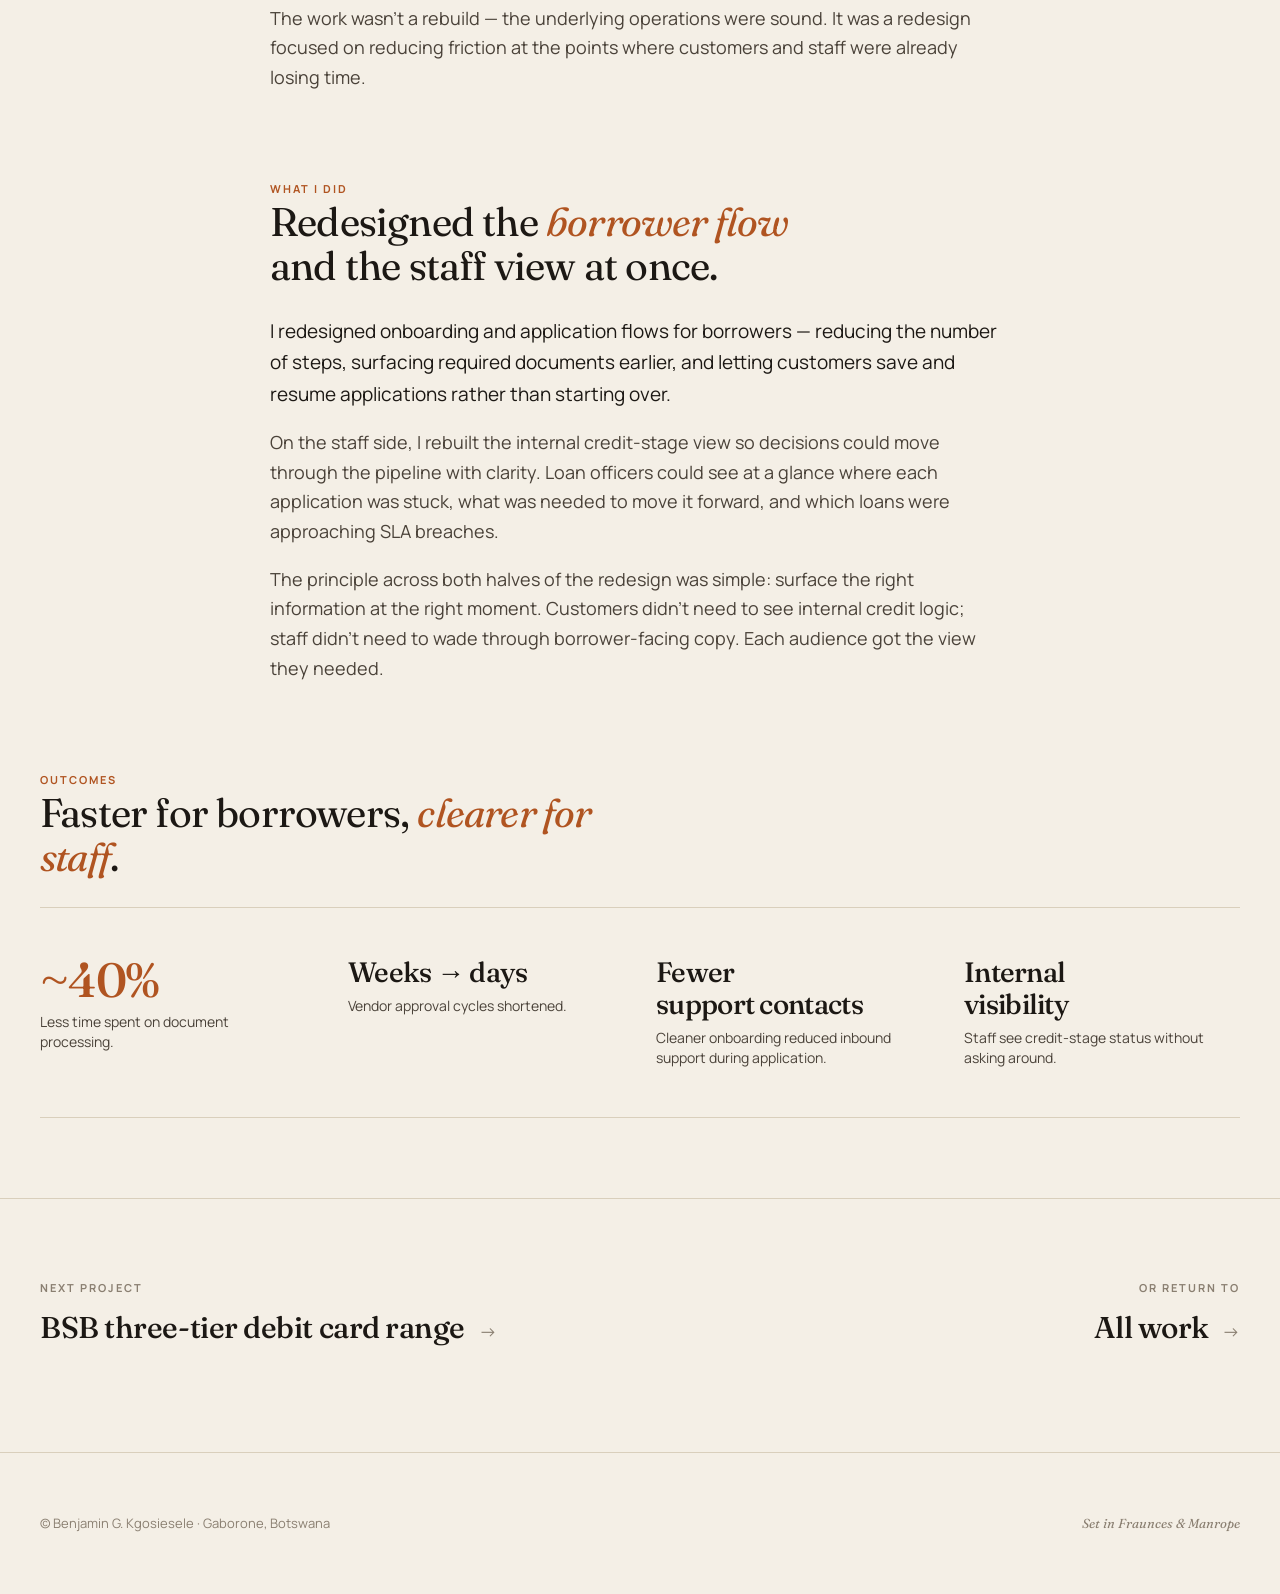
<file: case-micro-lender.html>
<!DOCTYPE html>
<html lang="en">
<head>
  <meta charset="UTF-8">
  <meta name="viewport" content="width=device-width, initial-scale=1.0">

  <script>document.documentElement.classList.add('js');</script>

  <title>Onboarding redesign for a micro-lender — Benjamin Kgosiesele</title>
  <meta name="description" content="Case study: onboarding and credit-stage visibility redesign for a micro-lender. Reduced friction for borrowers and operational load for staff.">

  <link rel="preconnect" href="https://fonts.googleapis.com">
  <link rel="preconnect" href="https://fonts.gstatic.com" crossorigin>
  <link href="https://fonts.googleapis.com/css2?family=Fraunces:ital,opsz,wght@0,9..144,300;0,9..144,400;0,9..144,500;0,9..144,600;1,9..144,400&family=Manrope:wght@300;400;500;600;700&display=swap" rel="stylesheet">

  <link rel="stylesheet" href="styles.css">

  <noscript>
    <style>
      .reveal { opacity: 1 !important; transform: none !important; }
    </style>
  </noscript>
</head>
<body>

  <!-- =====================================================
       NAV
       ===================================================== -->
  <nav class="top" id="topNav">
    <a href="index.html" class="mark">Benjamin<span>.</span></a>
    <ul>
      <li><a href="index.html">Work</a></li>
      <li><a href="about.html">Info</a></li>
      <li><a href="about.html#contact">Contact</a></li>
    </ul>
  </nav>

  <!-- =====================================================
       BACK LINK
       ===================================================== -->
  <div class="back-bar">
    <div class="container">
      <a href="index.html" class="back-link">
        <span class="arrow">←</span>
        <span>Back to all work</span>
      </a>
    </div>
  </div>

  <!-- =====================================================
       CASE HEADER
       ===================================================== -->
  <header class="case-header">
    <div class="container">
      <div class="case-tags">
        <span>Fintech</span>
        <span>Lending</span>
        <span>Onboarding</span>
        <span>Operations</span>
      </div>
      <h1 class="case-title">Onboarding redesign for a <em>micro-lender</em>.</h1>
      <p class="case-clients">Ipachi Capital — end-to-end customer experience and internal operations redesign.</p>
    </div>
  </header>

  <!-- =====================================================
       HERO IMAGE
       ===================================================== -->
  <div class="container">
    <div class="case-hero-img" data-label="Hero image — borrower onboarding flow">
    <img src="images/ipachihero.jpg" alt="Micro-lender borrower onboarding flow">
    </div>
  </div>

  <!-- =====================================================
       CONTEXT
       ===================================================== -->
  <section class="case-section">
    <div class="container narrow reveal">
      <span class="section-label">Context</span>
      <h2>The product worked. The <em>experience didn't</em>.</h2>
      <p>Ipachi Capital had a functional product with a real customer base, but the experience was fragmented. Borrowers dropped out partway through applications, support queues stayed long, and staff couldn't easily see where loans sat across the credit pipeline.</p>
      <p>The work wasn't a rebuild — the underlying operations were sound. It was a redesign focused on reducing friction at the points where customers and staff were already losing time.</p>
    </div>
  </section>

  

  <!-- =====================================================
       WHAT I DID
       ===================================================== -->
  <section class="case-section" style="margin-top: 80px;">
    <div class="container narrow reveal">
      <span class="section-label">What I did</span>
      <h2>Redesigned the <em>borrower flow</em> and the staff view at once.</h2>
      <p>I redesigned onboarding and application flows for borrowers — reducing the number of steps, surfacing required documents earlier, and letting customers save and resume applications rather than starting over.</p>
      <p>On the staff side, I rebuilt the internal credit-stage view so decisions could move through the pipeline with clarity. Loan officers could see at a glance where each application was stuck, what was needed to move it forward, and which loans were approaching SLA breaches.</p>
      <p>The principle across both halves of the redesign was simple: surface the right information at the right moment. Customers didn't need to see internal credit logic; staff didn't need to wade through borrower-facing copy. Each audience got the view they needed.</p>
    </div>
  </section>

  

  <!-- =====================================================
       OUTCOMES
       ===================================================== -->
  <section class="case-section" style="margin-top: 80px;">
    <div class="container reveal">
      <span class="section-label">Outcomes</span>
      <h2>Faster for borrowers, <em>clearer for staff</em>.</h2>

      <div class="outcomes-grid">
        <div class="outcome">
          <span class="figure">~40%</span>
          <span class="desc">Less time spent on document processing.</span>
        </div>
        <div class="outcome">
          <span class="figure text">Weeks → days</span>
          <span class="desc">Vendor approval cycles shortened.</span>
        </div>
        <div class="outcome">
          <span class="figure text">Fewer<br>support contacts</span>
          <span class="desc">Cleaner onboarding reduced inbound support during application.</span>
        </div>
        <div class="outcome">
          <span class="figure text">Internal<br>visibility</span>
          <span class="desc">Staff see credit-stage status without asking around.</span>
        </div>
      </div>
    </div>
  </section>



  <!-- =====================================================
       NEXT CASE
       ===================================================== -->
  <section class="next-case">
    <div class="container">
      <div class="next-case-inner">
        <div>
          <span class="nav-label">Next project</span>
          <a href="case-bsb-cards.html">BSB three-tier debit card range <span class="arrow">→</span></a>
        </div>
        <div style="text-align: right;">
          <span class="nav-label">Or return to</span>
          <a href="index.html">All work <span class="arrow">→</span></a>
        </div>
      </div>
    </div>
  </section>

  <!-- =====================================================
       FOOTER
       ===================================================== -->
  <footer class="case-footer">
    <div class="container" style="display:flex;justify-content:space-between;align-items:center;width:100%;flex-wrap:wrap;gap:16px;">
      <span>© Benjamin G. Kgosiesele · Gaborone, Botswana</span>
      <span class="set-in">Set in Fraunces &amp; Manrope</span>
    </div>
  </footer>

  <script>
    const nav = document.getElementById('topNav');
    const onScroll = () => {
      if (window.scrollY > 8) nav.classList.add('scrolled');
      else nav.classList.remove('scrolled');
    };
    window.addEventListener('scroll', onScroll, { passive: true });
    onScroll();

    const revealEls = document.querySelectorAll('.reveal');
    if ('IntersectionObserver' in window) {
      const io = new IntersectionObserver((entries) => {
        entries.forEach(entry => {
          if (entry.isIntersecting) {
            entry.target.classList.add('in');
            io.unobserve(entry.target);
          }
        });
      }, { rootMargin: '0px 0px -60px 0px', threshold: 0.05 });
      revealEls.forEach(el => io.observe(el));
    } else {
      revealEls.forEach(el => el.classList.add('in'));
    }
    setTimeout(() => {
      revealEls.forEach(el => el.classList.add('in'));
    }, 600);
  </script>
</body>
</html>
</file>
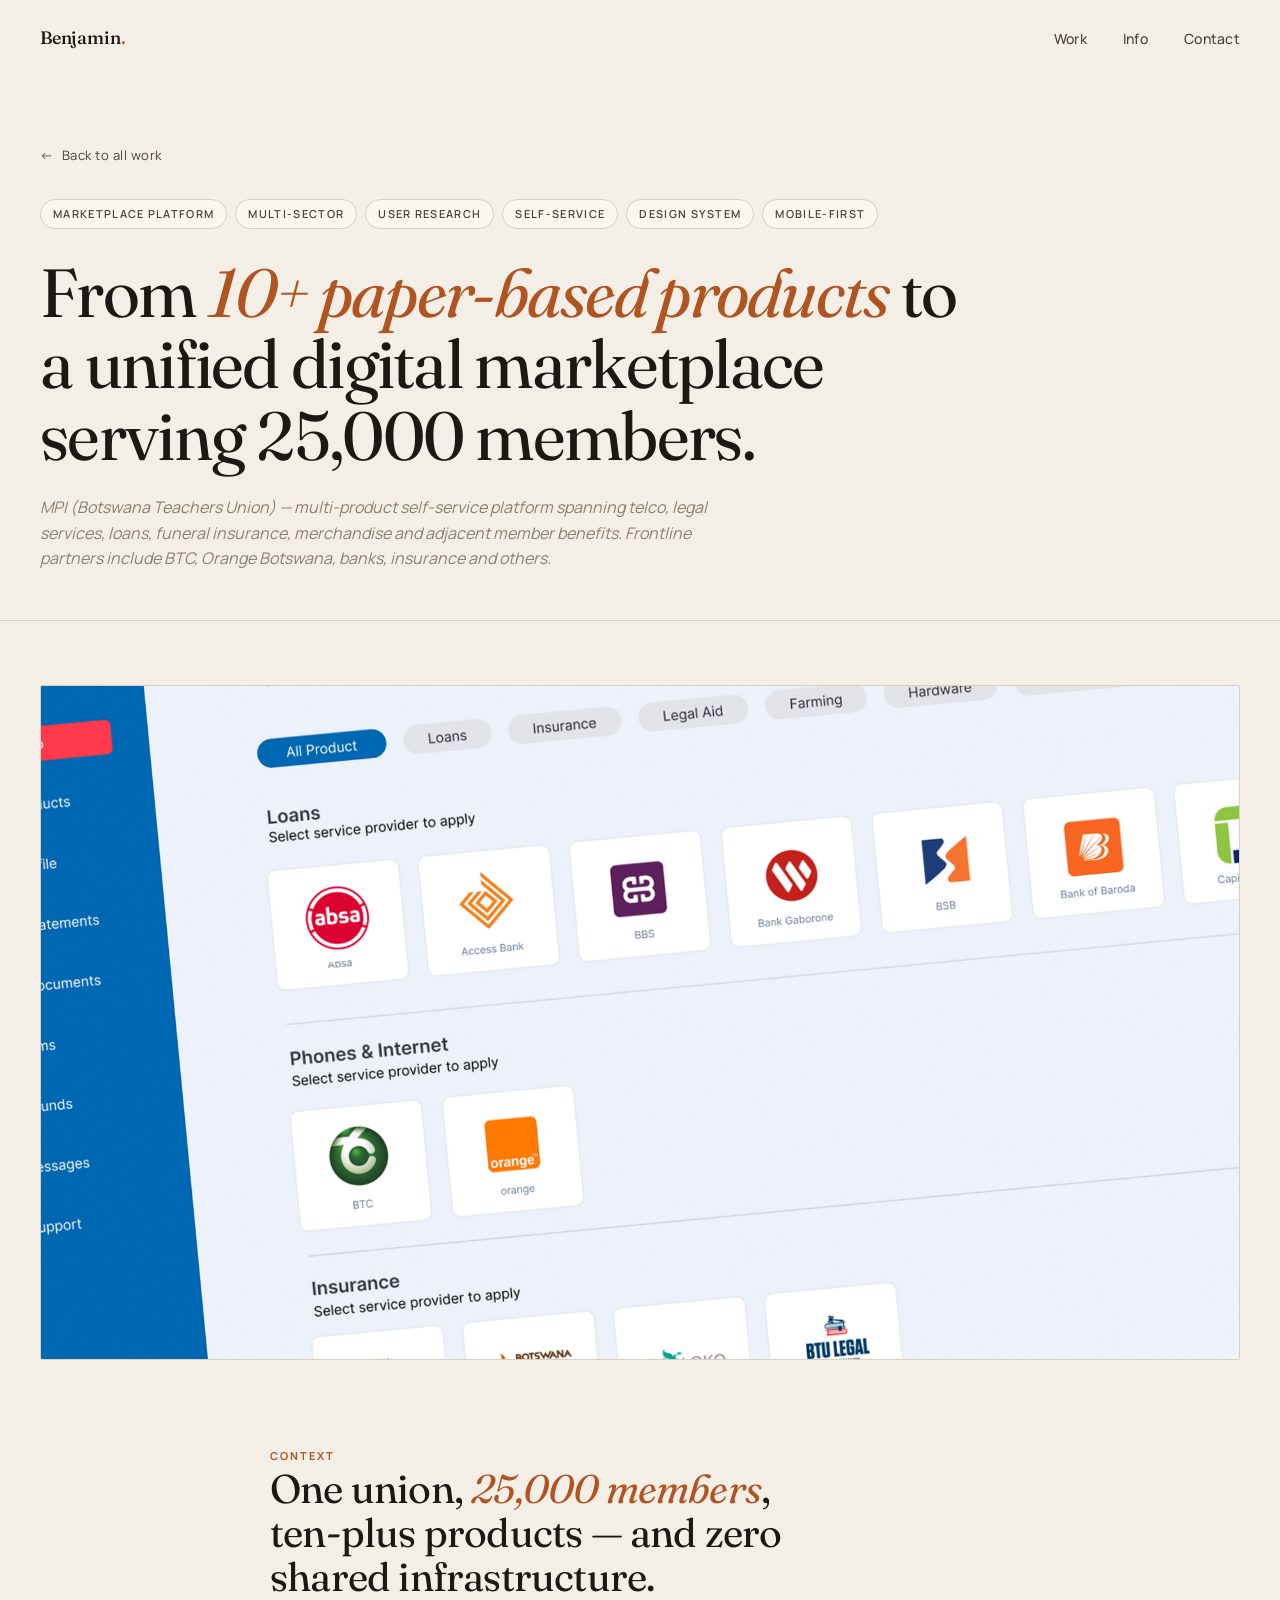
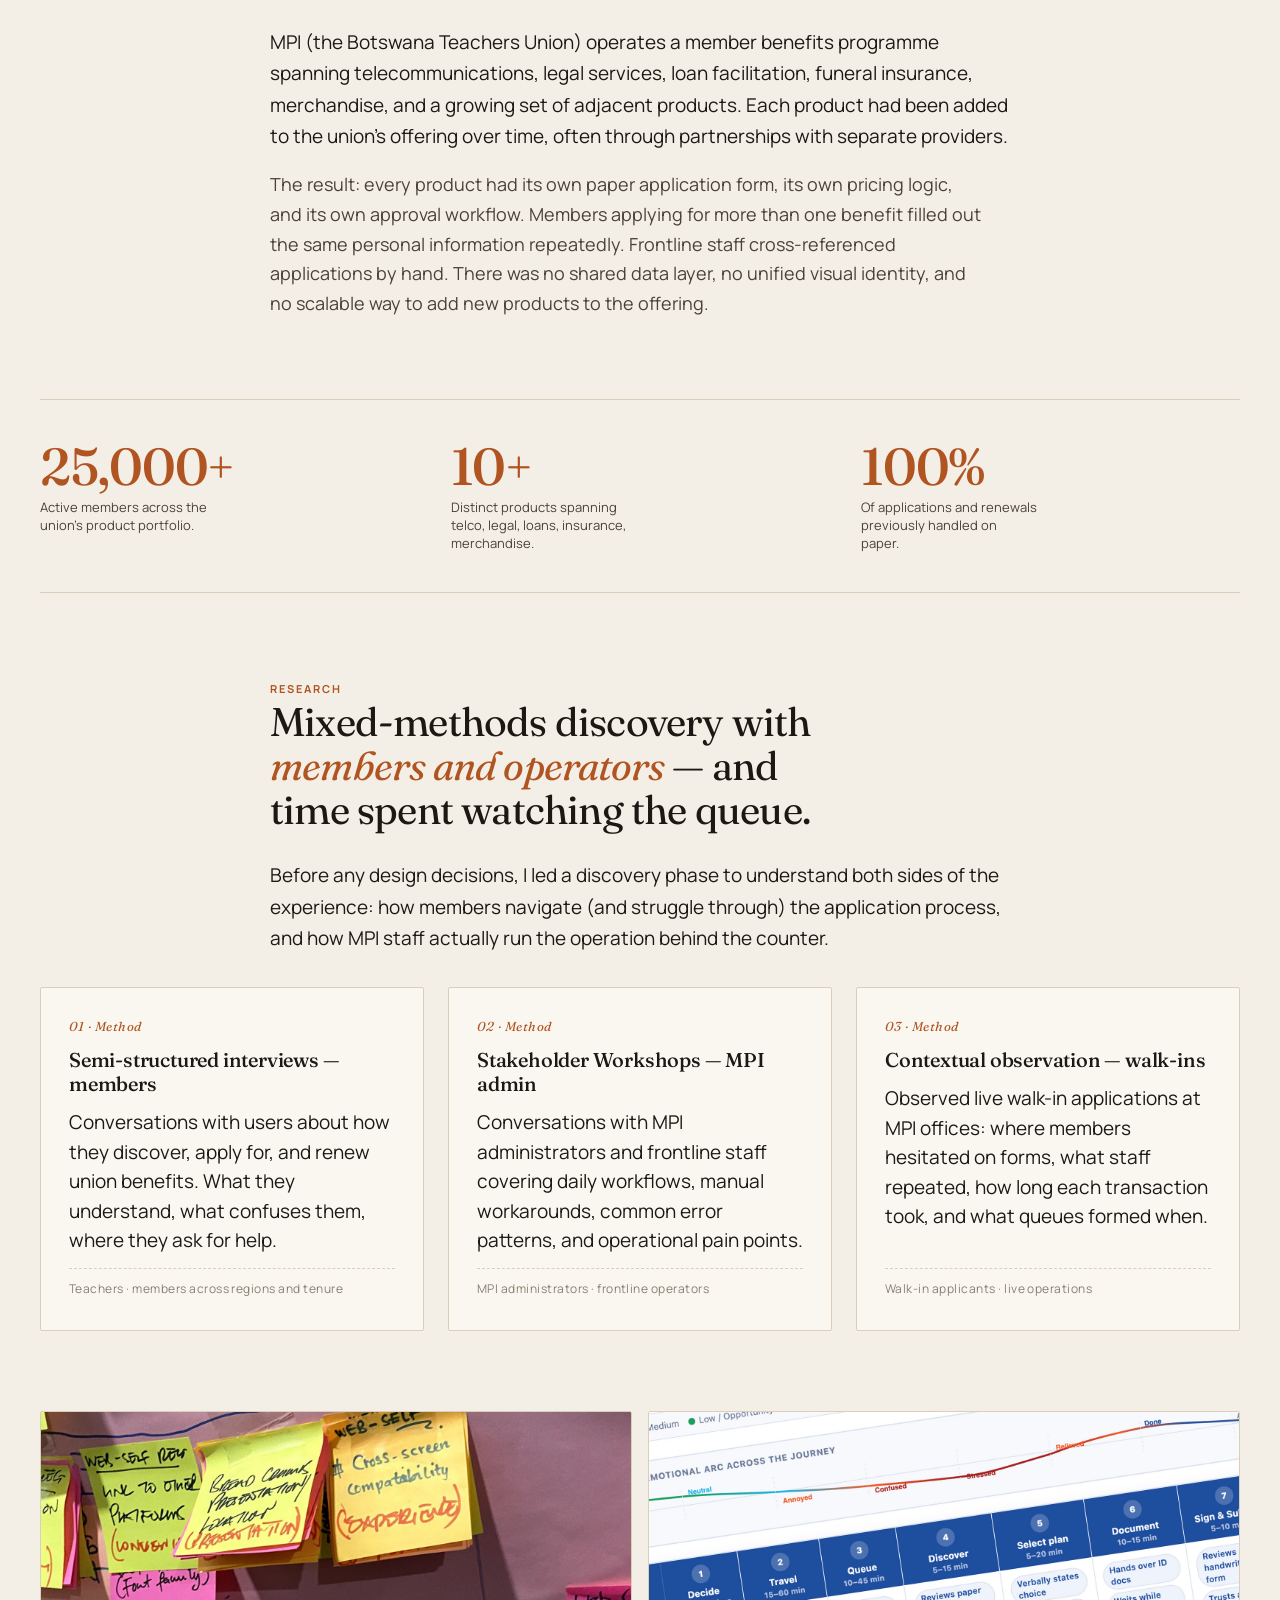
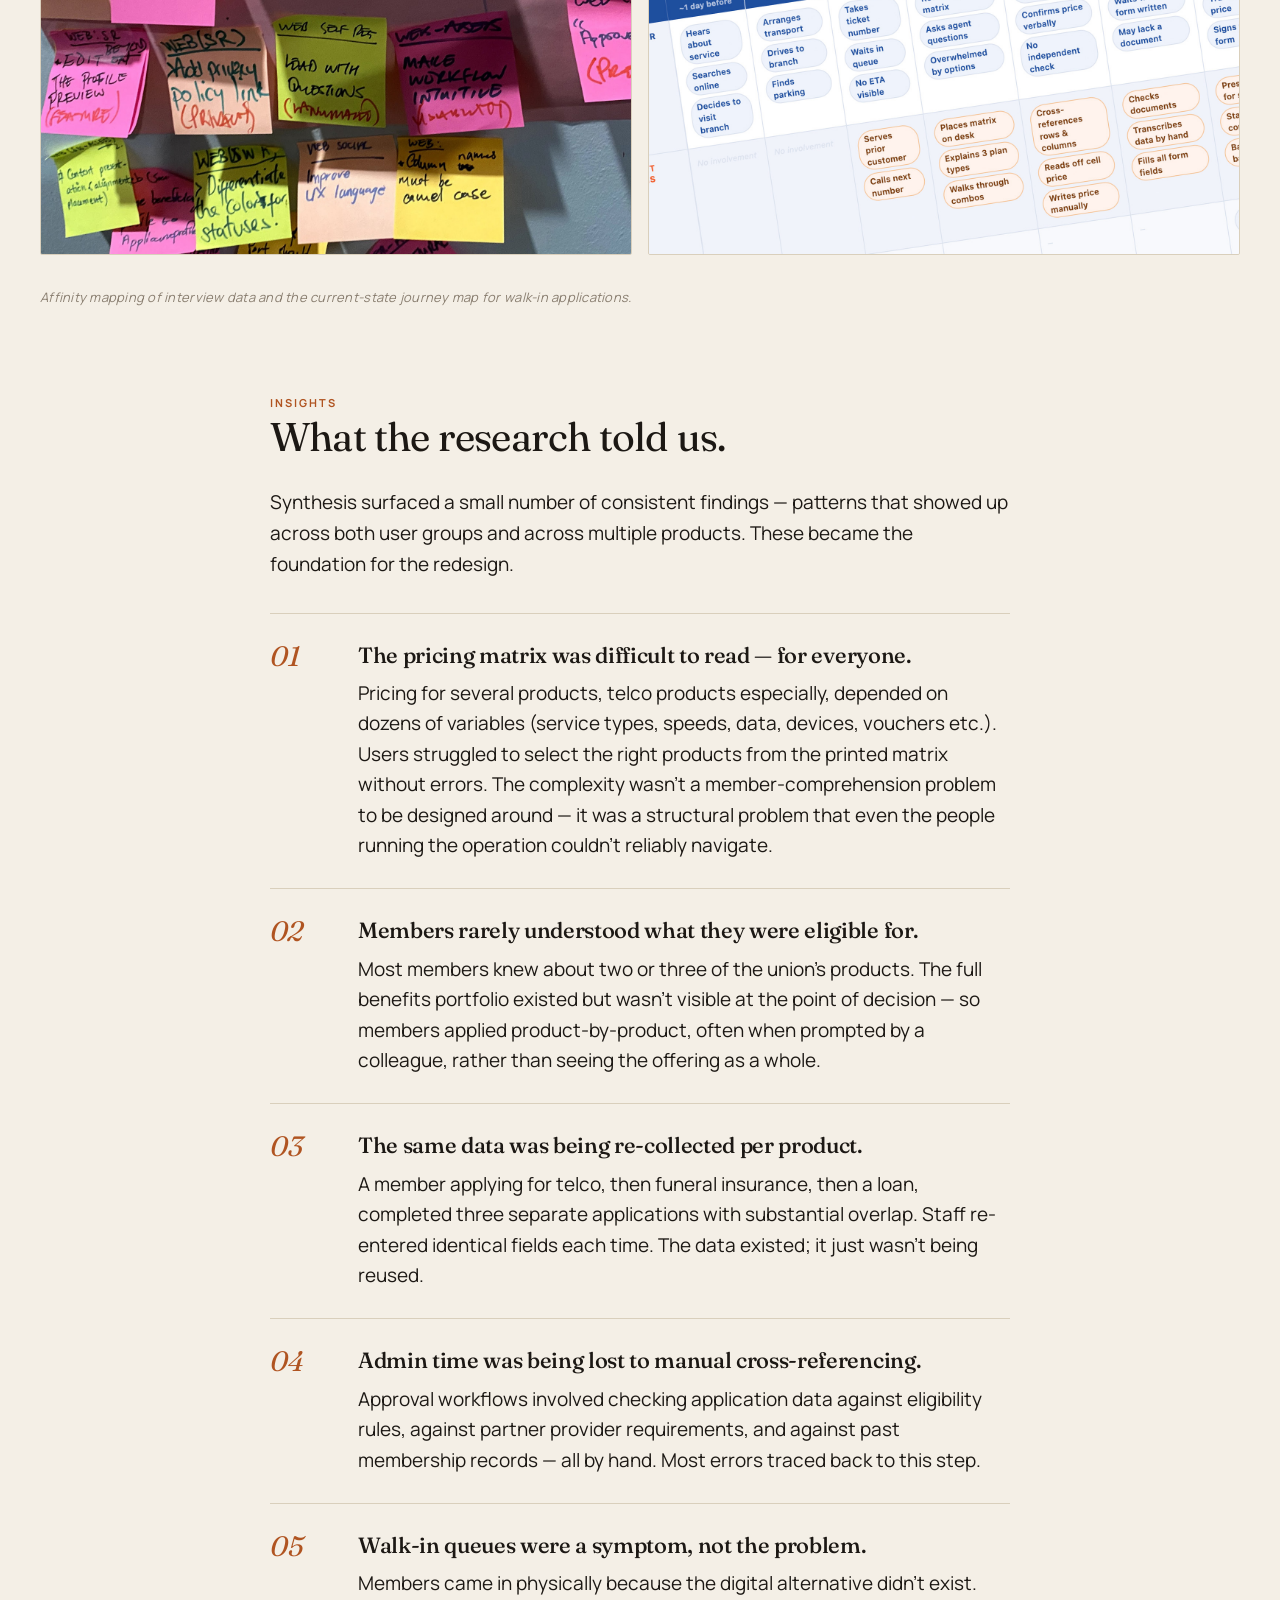
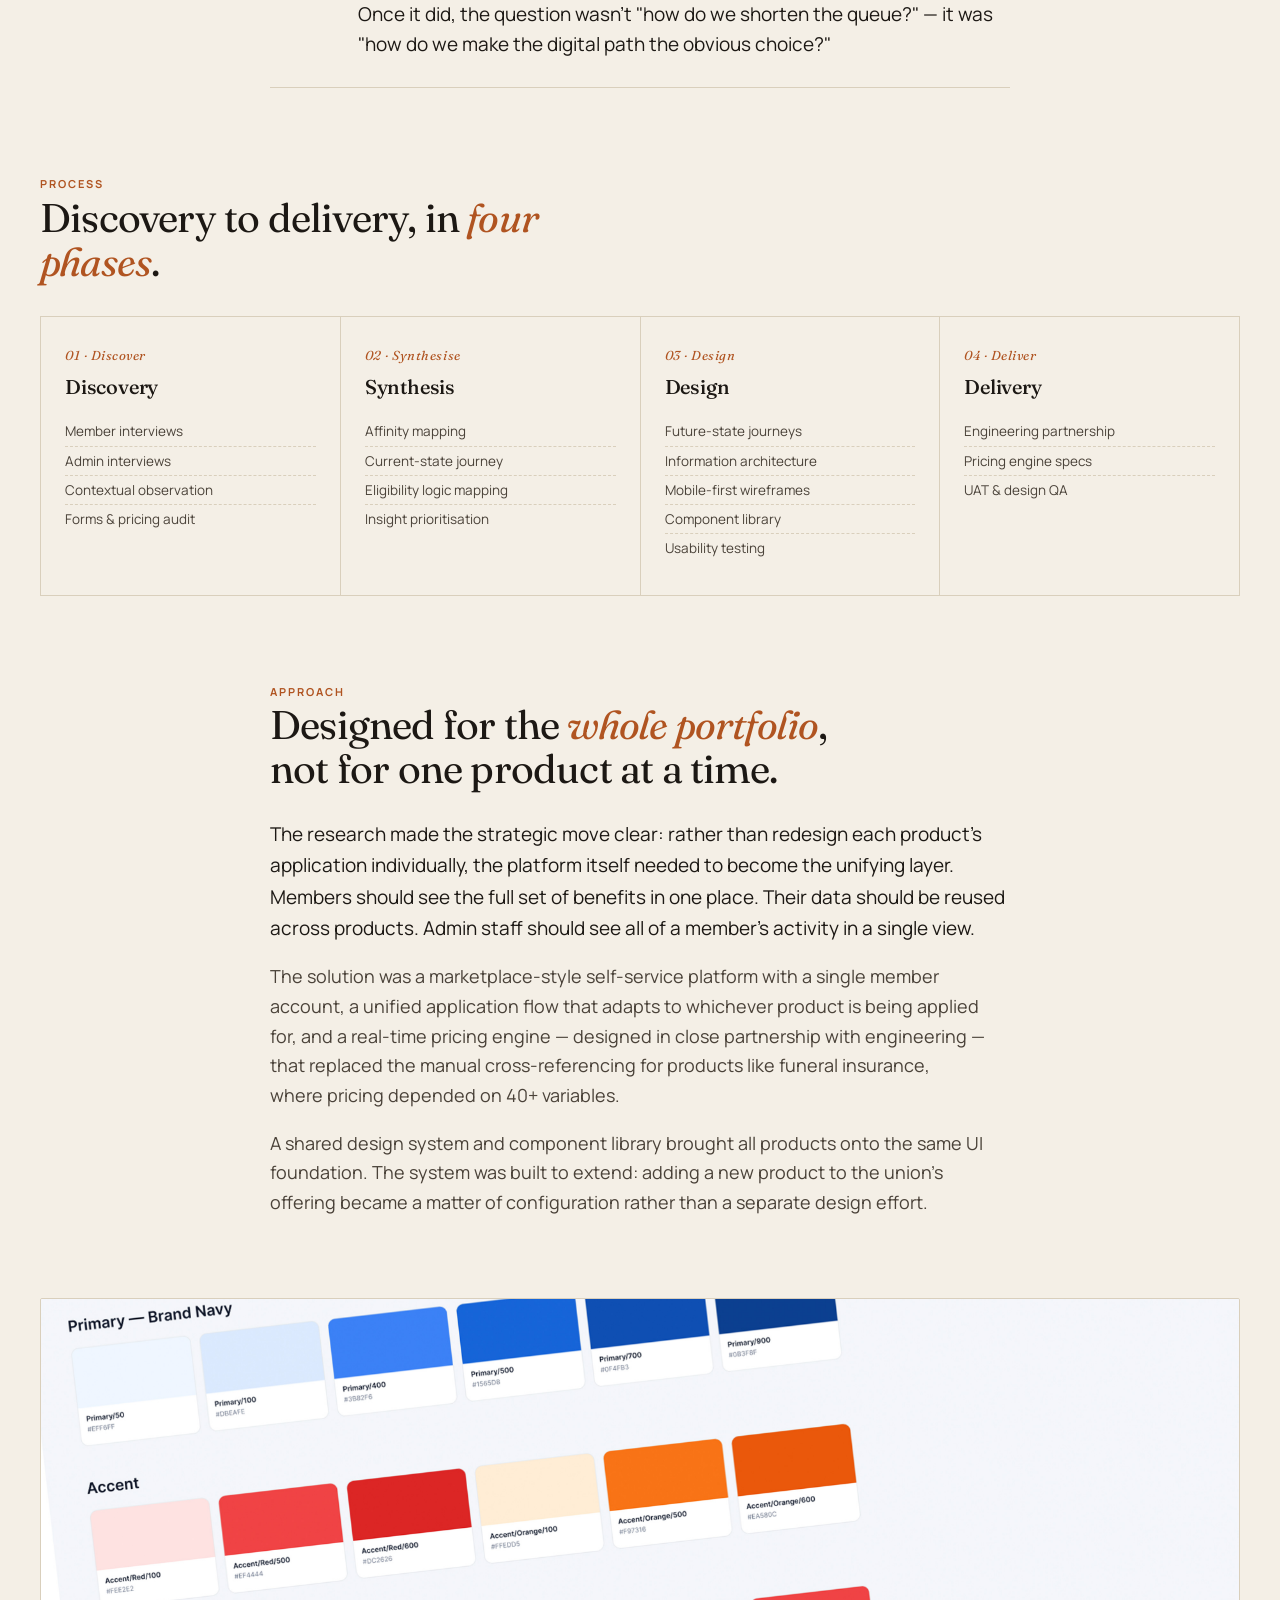
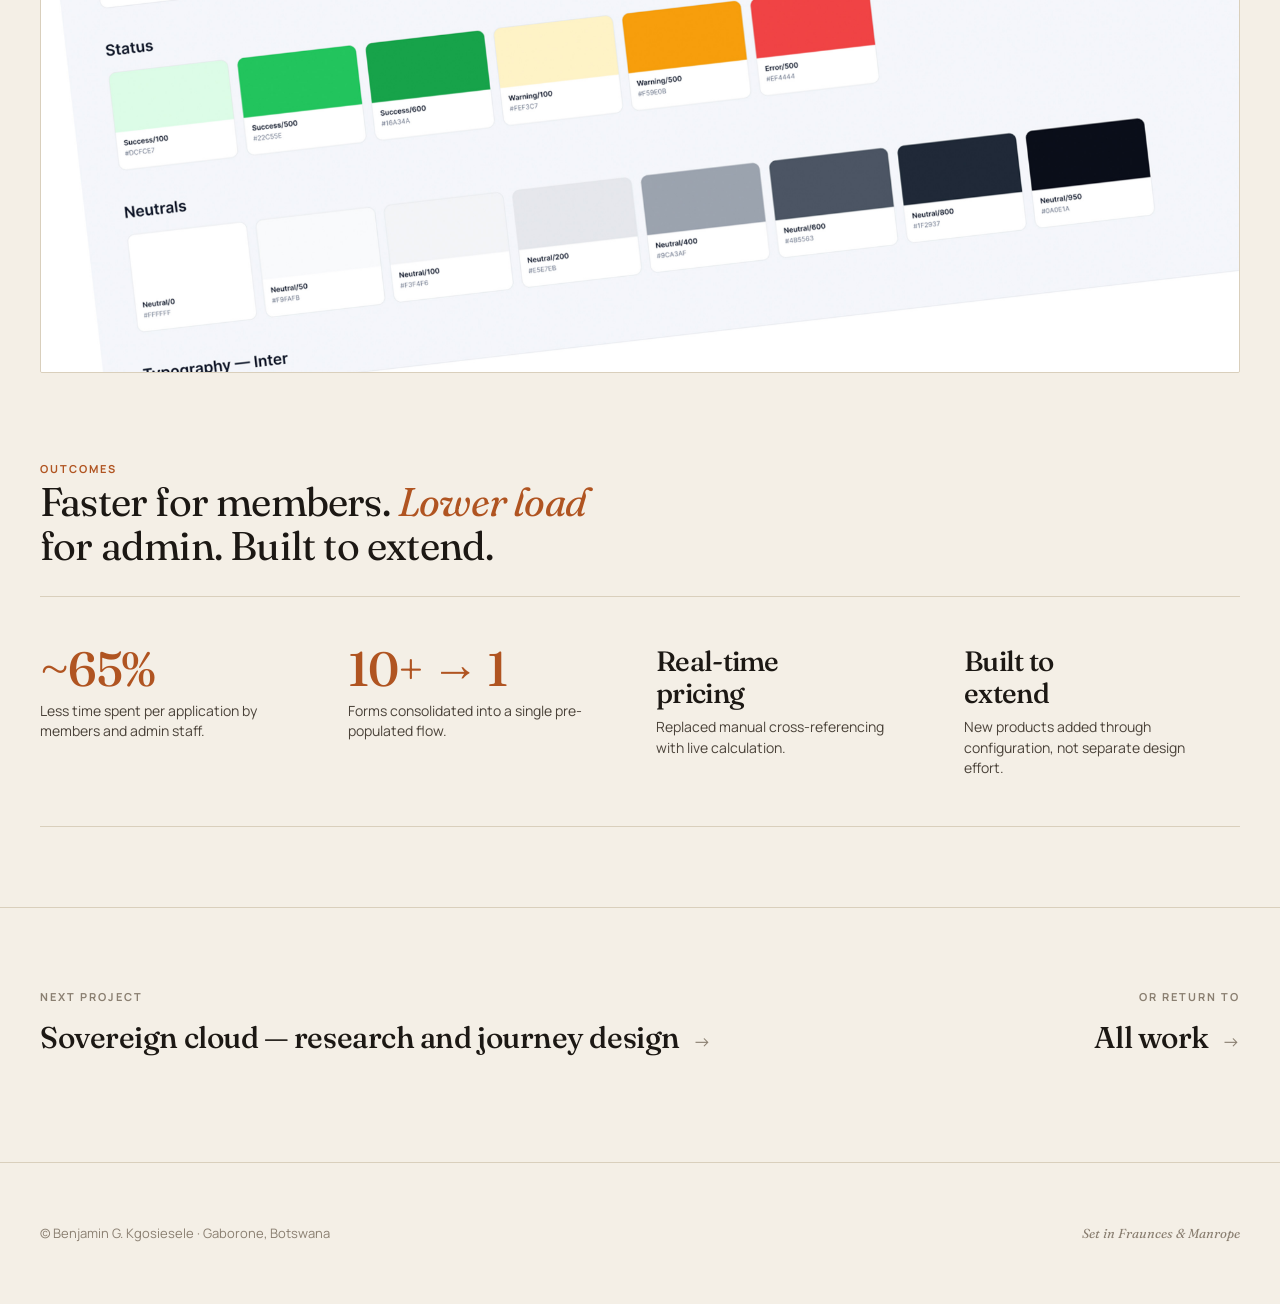
<file: case-multi-product.html>
<!DOCTYPE html>
<html lang="en">
<head>
  <meta charset="UTF-8">
  <meta name="viewport" content="width=device-width, initial-scale=1.0">

  <script>document.documentElement.classList.add('js');</script>

  <title>MPI multi-product platform — Benjamin Kgosiesele</title>
  <meta name="description" content="Case study: from 10+ paper-based products to a unified digital marketplace serving 25,000 MPI members. Multi-method user research, journey design, and a real-time pricing engine.">

  <link rel="preconnect" href="https://fonts.googleapis.com">
  <link rel="preconnect" href="https://fonts.gstatic.com" crossorigin>
  <link href="https://fonts.googleapis.com/css2?family=Fraunces:ital,opsz,wght@0,9..144,300;0,9..144,400;0,9..144,500;0,9..144,600;1,9..144,400&family=Manrope:wght@300;400;500;600;700&display=swap" rel="stylesheet">

  <link rel="stylesheet" href="styles.css">

  <noscript>
    <style>
      .reveal { opacity: 1 !important; transform: none !important; }
    </style>
  </noscript>
</head>
<body>

  <!-- =====================================================
       NAV
       ===================================================== -->
  <nav class="top" id="topNav">
    <a href="index.html" class="mark">Benjamin<span>.</span></a>
    <ul>
      <li><a href="index.html">Work</a></li>
      <li><a href="about.html">Info</a></li>
      <li><a href="about.html#contact">Contact</a></li>
    </ul>
  </nav>

  <!-- =====================================================
       BACK LINK
       ===================================================== -->
  <div class="back-bar">
    <div class="container">
      <a href="index.html" class="back-link">
        <span class="arrow">←</span>
        <span>Back to all work</span>
      </a>
    </div>
  </div>

  <!-- =====================================================
       CASE HEADER
       ===================================================== -->
  <header class="case-header">
    <div class="container">
      <div class="case-tags">
        <span>Marketplace platform</span>
        <span>Multi-sector</span>
        <span>User research</span>
        <span>Self-service</span>
        <span>Design system</span>
        <span>Mobile-first</span>
      </div>
      <h1 class="case-title">From <em>10+ paper-based products</em> to a unified digital marketplace serving 25,000 members.</h1>
      <p class="case-clients">MPI (Botswana Teachers Union) — multi-product self-service platform spanning telco, legal services, loans, funeral insurance, merchandise and adjacent member benefits. Frontline partners include BTC, Orange Botswana, banks, insurance and others.</p>
    </div>
  </header>

  <!-- =====================================================
       HERO IMAGE
       ===================================================== -->
  <div class="container">
    <div class="case-hero-img" data-label="Hero image — unified marketplace, member dashboard / application flow">
     <img src="images/mpihero.jpg" alt="MPI multi-product platform — unified member dashboard">
    </div>
  </div>

  <!-- =====================================================
       CONTEXT
       ===================================================== -->
  <section class="case-section">
    <div class="container narrow reveal">
      <span class="section-label">Context</span>
      <h2>One union, <em>25,000 members</em>, ten-plus products — and zero shared infrastructure.</h2>
      <p>MPI (the Botswana Teachers Union) operates a member benefits programme spanning telecommunications, legal services, loan facilitation, funeral insurance, merchandise, and a growing set of adjacent products. Each product had been added to the union's offering over time, often through partnerships with separate providers.</p>
      <p>The result: every product had its own paper application form, its own pricing logic, and its own approval workflow. Members applying for more than one benefit filled out the same personal information repeatedly. Frontline staff cross-referenced applications by hand. There was no shared data layer, no unified visual identity, and no scalable way to add new products to the offering.</p>
    </div>
  </section>

  <!-- ===== Stat strip — scale signals ===== -->
  <section class="case-section" style="margin-top: 0;">
    <div class="container reveal">
      <div class="stat-strip">
        <div class="stat">
          <span class="figure">25,000+</span>
          <span class="label">Active members across the union's product portfolio.</span>
        </div>
        <div class="stat">
          <span class="figure">10+</span>
          <span class="label">Distinct products spanning telco, legal, loans, insurance, merchandise.</span>
        </div>
        <div class="stat">
          <span class="figure">100%</span>
          <span class="label">Of applications and renewals previously handled on paper.</span>
        </div>
      </div>
    </div>
  </section>

  <!-- =====================================================
       RESEARCH
       ===================================================== -->
  <section class="case-section">
    <div class="container narrow reveal">
      <span class="section-label">Research</span>
      <h2>Mixed-methods discovery with <em>members and operators</em> — and time spent watching the queue.</h2>
      <p>Before any design decisions, I led a discovery phase to understand both sides of the experience: how members navigate (and struggle through) the application process, and how MPI staff actually run the operation behind the counter.</p>
    </div>

    <div class="container reveal">
      <div class="research-grid">
        <div class="research-card">
          <span class="method-num">01 · Method</span>
          <h4>Semi-structured interviews — members</h4>
          <p>Conversations with users about how they discover, apply for, and renew union benefits. What they understand, what confuses them, where they ask for help.</p>
          <span class="who">Teachers · members across regions and tenure</span>
        </div>
        <div class="research-card">
          <span class="method-num">02 · Method</span>
          <h4>Stakeholder Workshops — MPI admin</h4>
          <p>Conversations with MPI administrators and frontline staff covering daily workflows, manual workarounds, common error patterns, and operational pain points.</p>
          <span class="who">MPI administrators · frontline operators</span>
        </div>
        <div class="research-card">
          <span class="method-num">03 · Method</span>
          <h4>Contextual observation — walk-ins</h4>
          <p>Observed live walk-in applications at MPI offices: where members hesitated on forms, what staff repeated, how long each transaction took, and what queues formed when.</p>
          <span class="who">Walk-in applicants · live operations</span>
        </div>
      </div>
    </div>
  </section>

  <!-- Process image row — research artefacts -->
  <div class="container">
    <div class="image-row reveal">
      <div class="img-frame" data-label="Design thinking session for requirements elicitation">
        <img src="images/designthinking.jpg" alt="Design thinking session for requirements elicitation">
        </div>
      <div class="img-frame " data-label="Customer journey map for konnecta touchpoints">
      <img src="images/journeymap.jpg" alt="Customer journey map for konnecta touchpoints">
      </div>
      
    </div>
    <p class="image-caption container narrow" style="padding-left:0;padding-right:0;">Affinity mapping of interview data and the current-state journey map for walk-in applications.</p>
  </div>

  <!-- =====================================================
       INSIGHTS
       ===================================================== -->
  <section class="case-section" style="margin-top: 80px;">
    <div class="container narrow reveal">
      <span class="section-label">Insights</span>
      <h2>What the research told us.</h2>
      <p>Synthesis surfaced a small number of consistent findings — patterns that showed up across both user groups and across multiple products. These became the foundation for the redesign.</p>
    </div>

    <div class="container narrow reveal">
      <div class="insights-list">
        <div class="insight">
          <span class="insight-num">01</span>
          <div>
            <h4>The pricing matrix was difficult to read — for everyone.</h4>
            <p>Pricing for several products, telco products especially, depended on dozens of variables (service types, speeds, data, devices, vouchers etc.). Users struggled to select the right products from the printed matrix without errors. The complexity wasn't a member-comprehension problem to be designed around — it was a structural problem that even the people running the operation couldn't reliably navigate.</p>
          </div>
        </div>
        <div class="insight">
          <span class="insight-num">02</span>
          <div>
            <h4>Members rarely understood what they were eligible for.</h4>
            <p>Most members knew about two or three of the union's products. The full benefits portfolio existed but wasn't visible at the point of decision — so members applied product-by-product, often when prompted by a colleague, rather than seeing the offering as a whole.</p>
          </div>
        </div>
        <div class="insight">
          <span class="insight-num">03</span>
          <div>
            <h4>The same data was being re-collected per product.</h4>
            <p>A member applying for telco, then funeral insurance, then a loan, completed three separate applications with substantial overlap. Staff re-entered identical fields each time. The data existed; it just wasn't being reused.</p>
          </div>
        </div>
        <div class="insight">
          <span class="insight-num">04</span>
          <div>
            <h4>Admin time was being lost to manual cross-referencing.</h4>
            <p>Approval workflows involved checking application data against eligibility rules, against partner provider requirements, and against past membership records — all by hand. Most errors traced back to this step.</p>
          </div>
        </div>
        <div class="insight">
          <span class="insight-num">05</span>
          <div>
            <h4>Walk-in queues were a symptom, not the problem.</h4>
            <p>Members came in physically because the digital alternative didn't exist. Once it did, the question wasn't "how do we shorten the queue?" — it was "how do we make the digital path the obvious choice?"</p>
          </div>
        </div>
      </div>
    </div>
  </section>

  <!-- =====================================================
       PROCESS
       ===================================================== -->
  <section class="case-section" style="margin-top: 80px;">
    <div class="container reveal">
      <span class="section-label">Process</span>
      <h2>Discovery to delivery, in <em>four phases</em>.</h2>

      <div class="process-phases">
        <div class="phase">
          <span class="phase-num">01 · Discover</span>
          <h4>Discovery</h4>
          <ul>
            <li>Member interviews</li>
            <li>Admin interviews</li>
            <li>Contextual observation</li>
            <li>Forms &amp; pricing audit</li>
          </ul>
        </div>
        <div class="phase">
          <span class="phase-num">02 · Synthesise</span>
          <h4>Synthesis</h4>
          <ul>
            <li>Affinity mapping</li>
            <li>Current-state journey</li>
            <li>Eligibility logic mapping</li>
            <li>Insight prioritisation</li>
          </ul>
        </div>
        <div class="phase">
          <span class="phase-num">03 · Design</span>
          <h4>Design</h4>
          <ul>
            <li>Future-state journeys</li>
            <li>Information architecture</li>
            <li>Mobile-first wireframes</li>
            <li>Component library</li>
            <li>Usability testing</li>
          </ul>
        </div>
        <div class="phase">
          <span class="phase-num">04 · Deliver</span>
          <h4>Delivery</h4>
          <ul>
            <li>Engineering partnership</li>
            <li>Pricing engine specs</li>
            <li>UAT &amp; design QA</li>
           
          </ul>
        </div>
      </div>
    </div>
  </section>

  <!-- =====================================================
       APPROACH (formerly What I did)
       ===================================================== -->
  <section class="case-section" style="margin-top: 80px;">
    <div class="container narrow reveal">
      <span class="section-label">Approach</span>
      <h2>Designed for the <em>whole portfolio</em>, not for one product at a time.</h2>
      <p>The research made the strategic move clear: rather than redesign each product's application individually, the platform itself needed to become the unifying layer. Members should see the full set of benefits in one place. Their data should be reused across products. Admin staff should see all of a member's activity in a single view.</p>
      <p>The solution was a marketplace-style self-service platform with a single member account, a unified application flow that adapts to whichever product is being applied for, and a real-time pricing engine — designed in close partnership with engineering — that replaced the manual cross-referencing for products like funeral insurance, where pricing depended on 40+ variables.</p>
      <p>A shared design system and component library brought all products onto the same UI foundation. The system was built to extend: adding a new product to the union's offering became a matter of configuration rather than a separate design effort.</p>
    </div>
  </section>

  <!-- Detail image -->
  <div class="container">
    <div class="image-row full reveal">
      <div class="img-frame" data-label="Design system — component library across the product portfolio">
      <img src="images/designsystem2.jpg" alt="Unified design system components">
      </div>
    </div>
    <p class="image-caption container narrow" style="padding-left:0;padding-right:0;"></p>
  </div>

  <!-- =====================================================
       OUTCOMES
       ===================================================== -->
  <section class="case-section" style="margin-top: 80px;">
    <div class="container reveal">
      <span class="section-label">Outcomes</span>
      <h2>Faster for members. <em>Lower load</em> for admin. Built to extend.</h2>

      <div class="outcomes-grid">
        <div class="outcome">
          <span class="figure">~65%</span>
          <span class="desc">Less time spent per application by members and admin staff.</span>
        </div>
        <div class="outcome">
          <span class="figure">10+ → 1</span>
          <span class="desc">Forms consolidated into a single pre-populated flow.</span>
        </div>
        <div class="outcome">
          <span class="figure text">Real-time<br>pricing</span>
          <span class="desc">Replaced manual cross-referencing with live calculation.</span>
        </div>
        <div class="outcome">
          <span class="figure text">Built to<br>extend</span>
          <span class="desc">New products added through configuration, not separate design effort.</span>
        </div>
      </div>
    </div>
  </section>

  <!-- Pull quote / reflection
  <section class="case-section">
    <div class="container narrow reveal">
      <div class="callout">
        <p>"The design wasn't just a UI redesign — it was a channel migration. Volume shifted from paper and in-person submission to mobile-first digital, which changed how the operations team had to staff and support the products."</p>
      </div>
    </div>
  </section> -->

  <!-- =====================================================
       NEXT CASE
       ===================================================== -->
  <section class="next-case">
    <div class="container">
      <div class="next-case-inner">
        <div>
          <span class="nav-label">Next project</span>
          <a href="case-sovereign-cloud.html">Sovereign cloud — research and journey design <span class="arrow">→</span></a>
        </div>
        <div style="text-align: right;">
          <span class="nav-label">Or return to</span>
          <a href="index.html">All work <span class="arrow">→</span></a>
        </div>
      </div>
    </div>
  </section>

  <!-- =====================================================
       FOOTER
       ===================================================== -->
  <footer class="case-footer">
    <div class="container" style="display:flex;justify-content:space-between;align-items:center;width:100%;flex-wrap:wrap;gap:16px;">
      <span>© Benjamin G. Kgosiesele · Gaborone, Botswana</span>
      <span class="set-in">Set in Fraunces &amp; Manrope</span>
    </div>
  </footer>

  <script>
    const nav = document.getElementById('topNav');
    const onScroll = () => {
      if (window.scrollY > 8) nav.classList.add('scrolled');
      else nav.classList.remove('scrolled');
    };
    window.addEventListener('scroll', onScroll, { passive: true });
    onScroll();

    const revealEls = document.querySelectorAll('.reveal');
    if ('IntersectionObserver' in window) {
      const io = new IntersectionObserver((entries) => {
        entries.forEach(entry => {
          if (entry.isIntersecting) {
            entry.target.classList.add('in');
            io.unobserve(entry.target);
          }
        });
      }, { rootMargin: '0px 0px -60px 0px', threshold: 0.05 });
      revealEls.forEach(el => io.observe(el));
    } else {
      revealEls.forEach(el => el.classList.add('in'));
    }
    setTimeout(() => {
      revealEls.forEach(el => el.classList.add('in'));
    }, 600);
  </script>
</body>
</html>
</file>
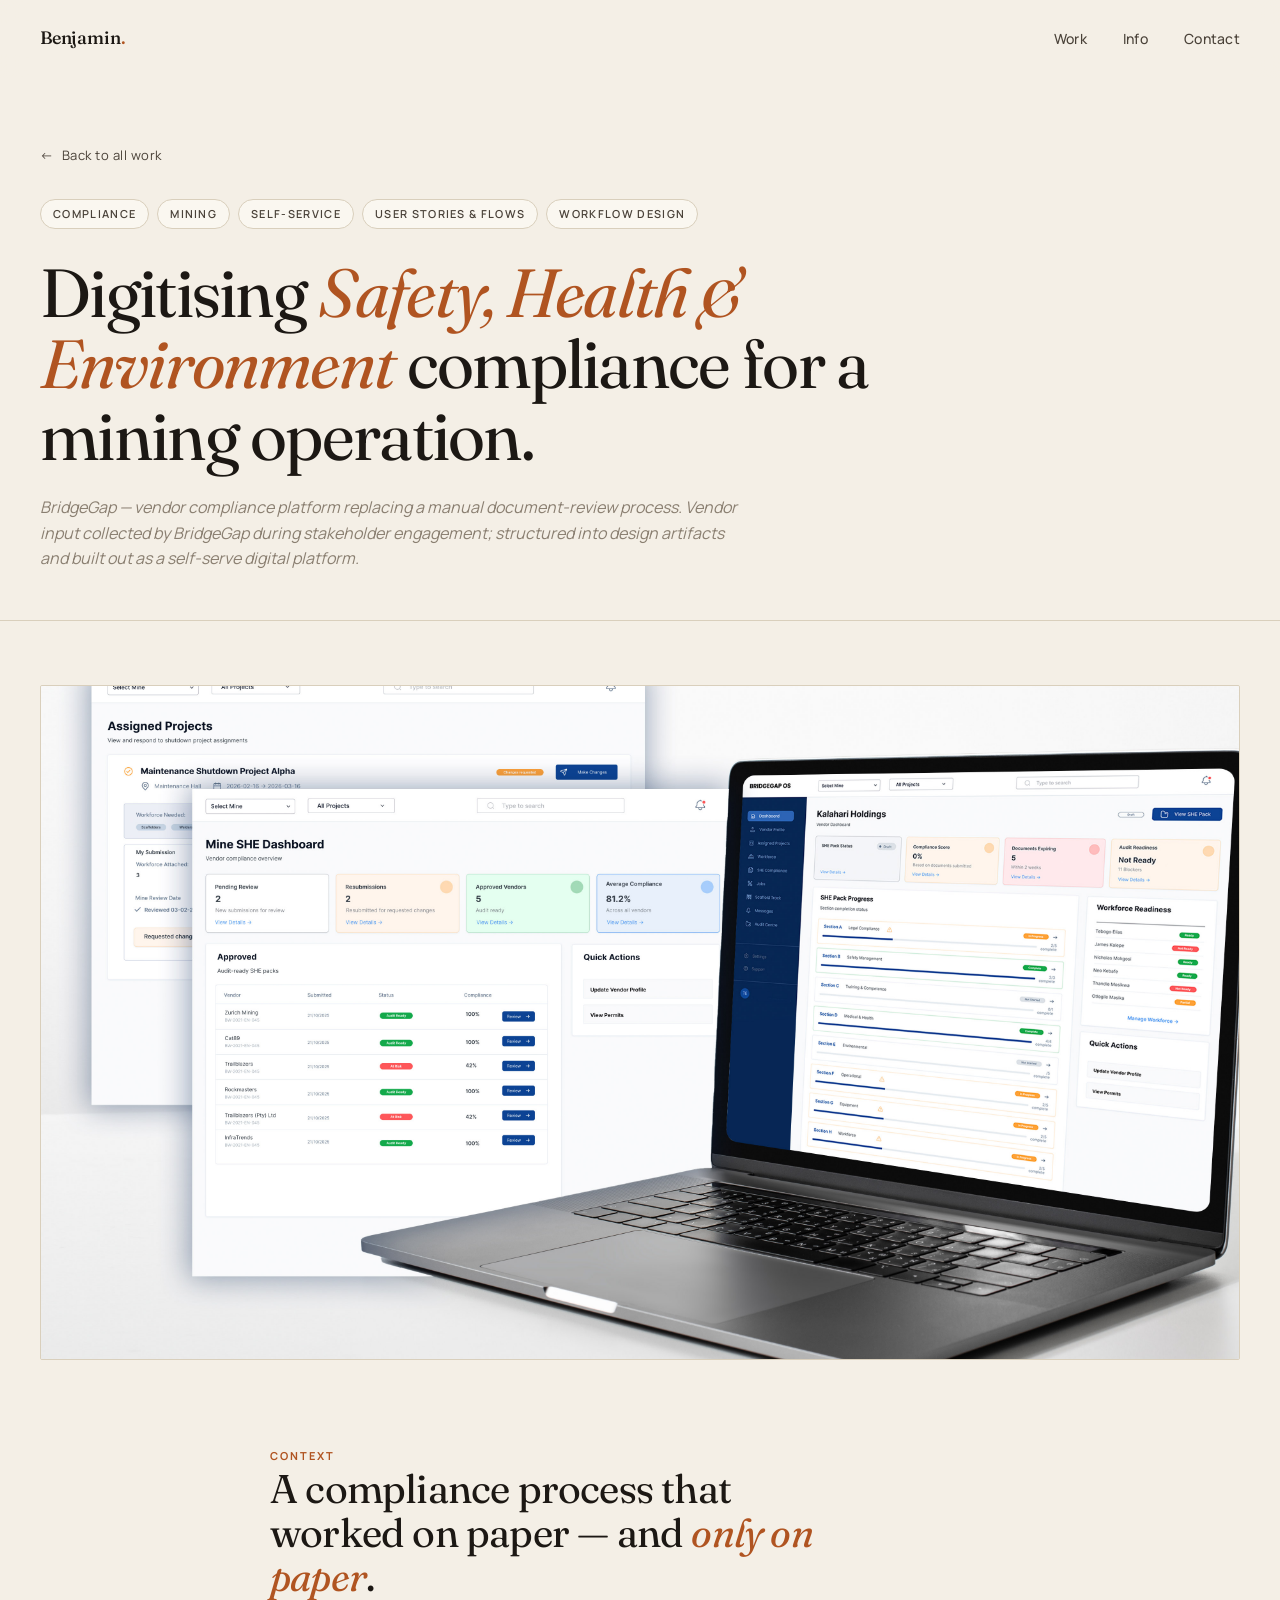
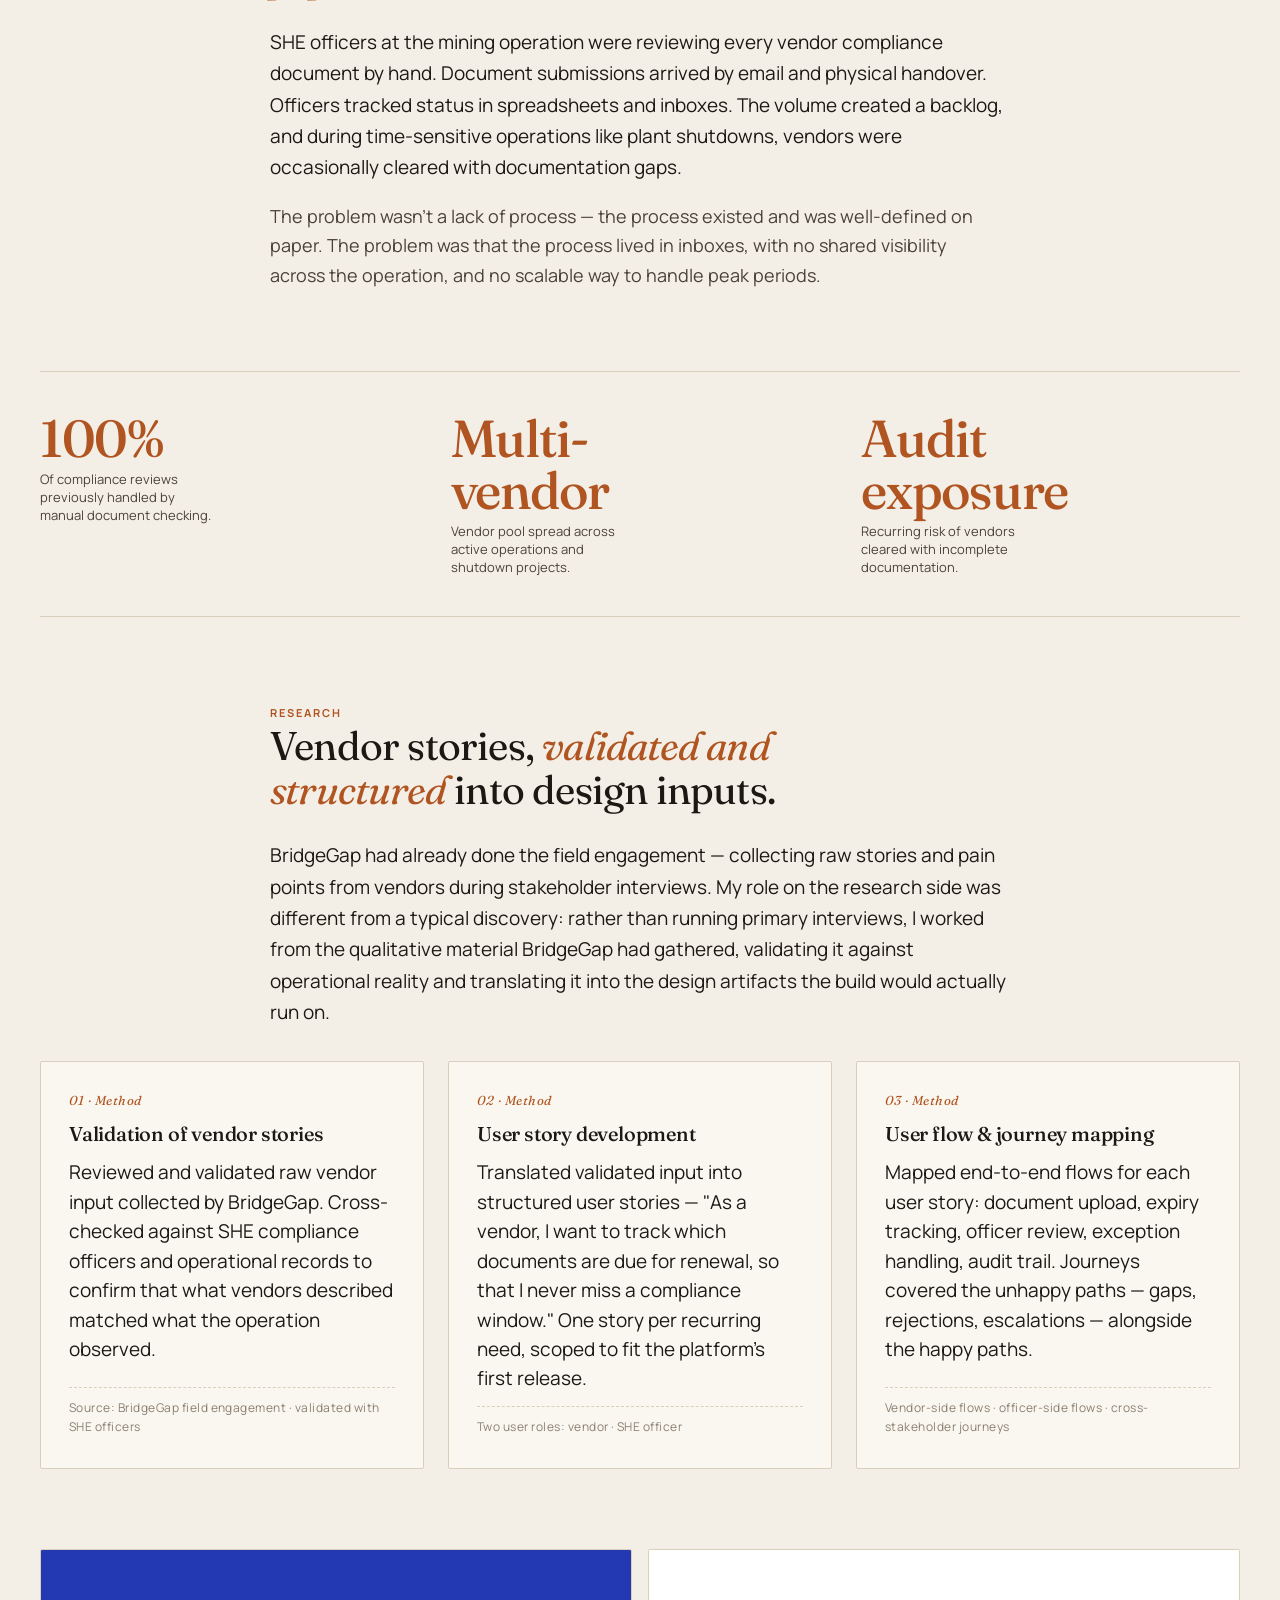
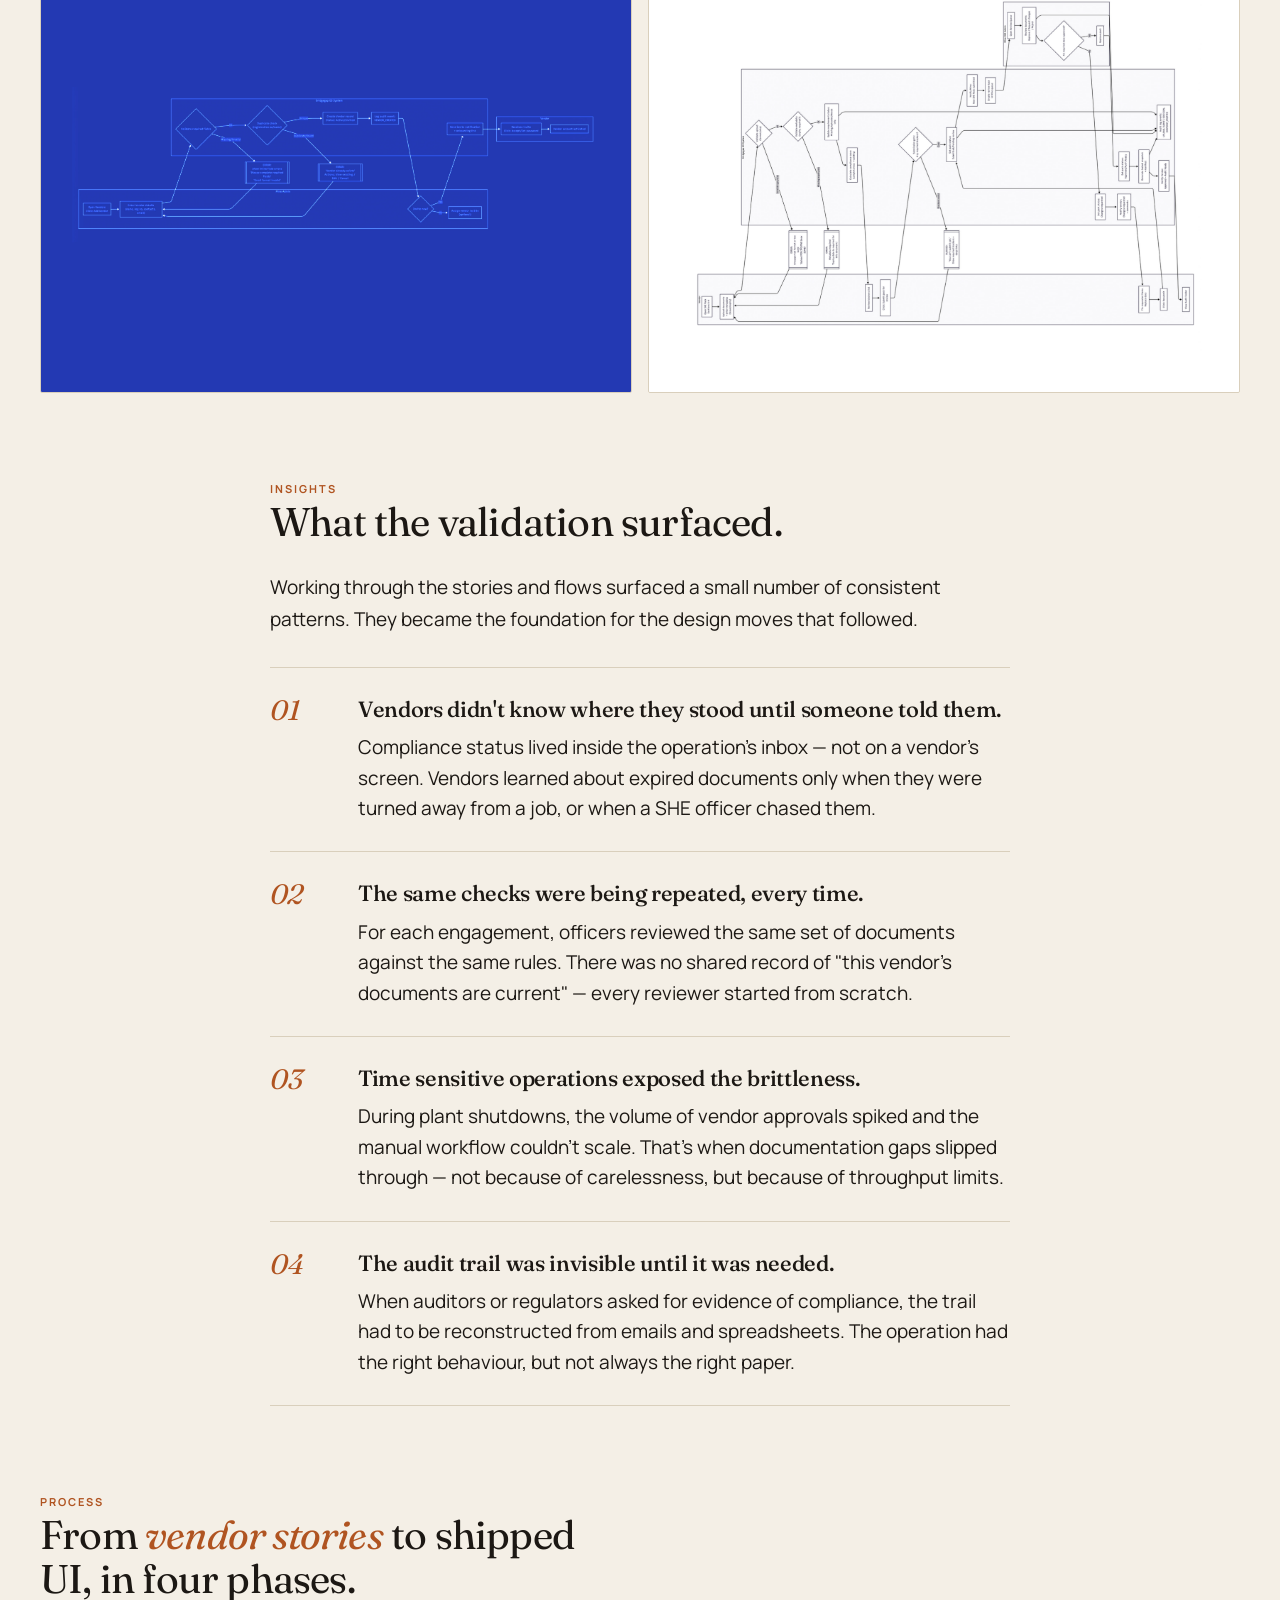
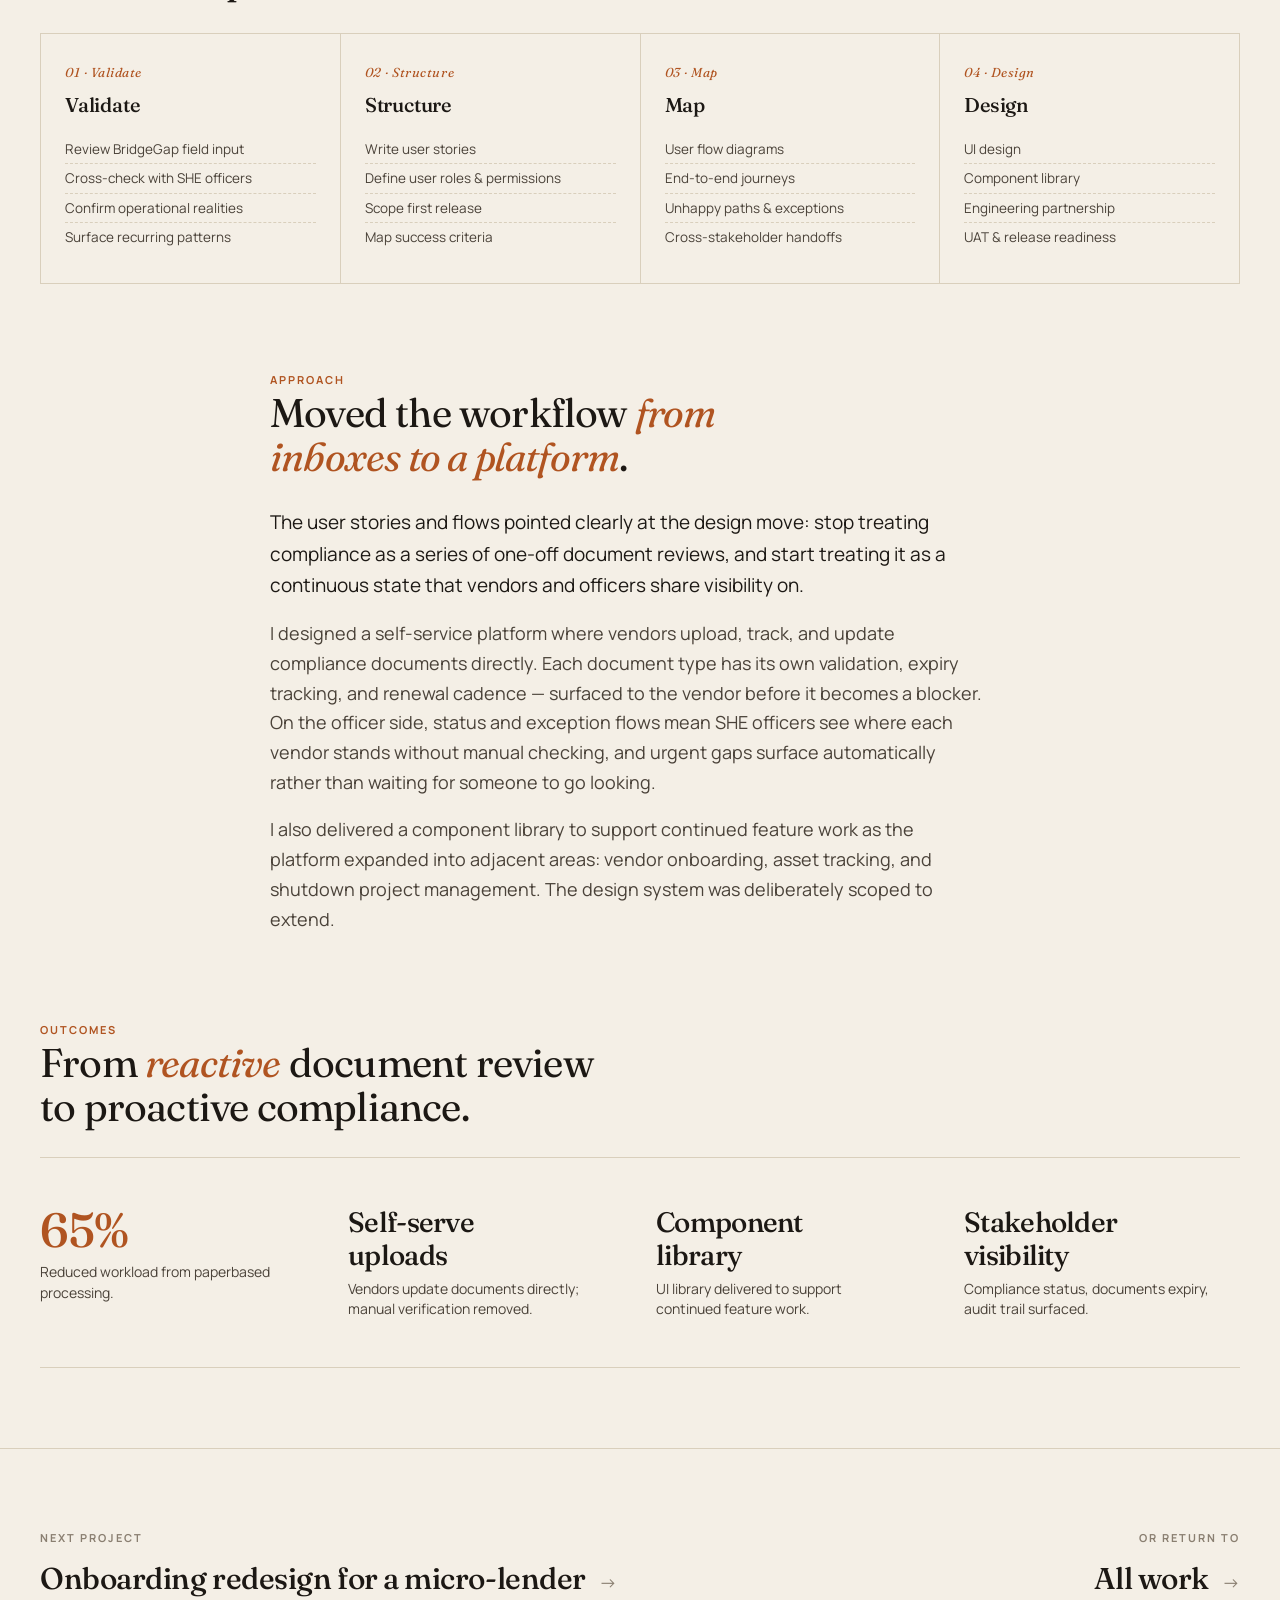
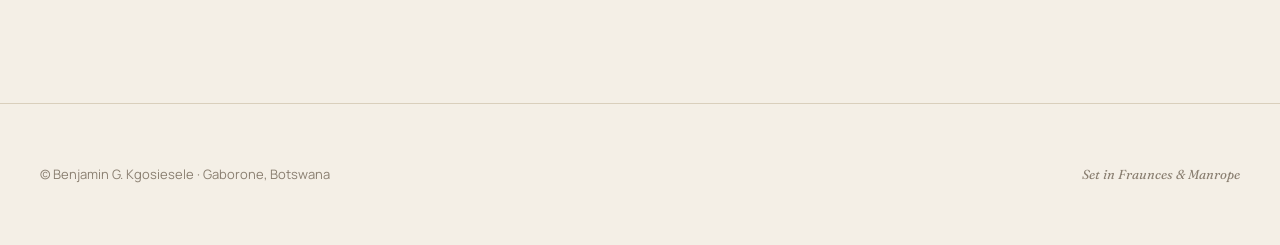
<file: case-she-compliance.html>
<!DOCTYPE html>
<html lang="en">
<head>
  <meta charset="UTF-8">
  <meta name="viewport" content="width=device-width, initial-scale=1.0">

  <script>document.documentElement.classList.add('js');</script>

  <title>Digitising SHE compliance — Benjamin Kgosiesele</title>
  <meta name="description" content="Case study: digitising Safety, Health & Environment compliance for a mining operation. Vendor stories validated, structured into user stories and flows, and built as a self-serve digital platform.">

  <link rel="preconnect" href="https://fonts.googleapis.com">
  <link rel="preconnect" href="https://fonts.gstatic.com" crossorigin>
  <link href="https://fonts.googleapis.com/css2?family=Fraunces:ital,opsz,wght@0,9..144,300;0,9..144,400;0,9..144,500;0,9..144,600;1,9..144,400&family=Manrope:wght@300;400;500;600;700&display=swap" rel="stylesheet">

  <link rel="stylesheet" href="styles.css">

  <noscript>
    <style>
      .reveal { opacity: 1 !important; transform: none !important; }
    </style>
  </noscript>
</head>
<body>

  <!-- =====================================================
       NAV
       ===================================================== -->
  <nav class="top" id="topNav">
    <a href="index.html" class="mark">Benjamin<span>.</span></a>
    <ul>
      <li><a href="index.html">Work</a></li>
      <li><a href="about.html">Info</a></li>
      <li><a href="about.html#contact">Contact</a></li>
    </ul>
  </nav>

  <!-- =====================================================
       BACK LINK
       ===================================================== -->
  <div class="back-bar">
    <div class="container">
      <a href="index.html" class="back-link">
        <span class="arrow">←</span>
        <span>Back to all work</span>
      </a>
    </div>
  </div>

  <!-- =====================================================
       CASE HEADER
       ===================================================== -->
  <header class="case-header">
    <div class="container">
      <div class="case-tags">
        <span>Compliance</span>
        <span>Mining</span>
        <span>Self-service</span>
        <span>User stories &amp; flows</span>
        <span>Workflow design</span>
      </div>
      <h1 class="case-title">Digitising <em>Safety, Health &amp; Environment</em> compliance for a mining operation.</h1>
      <p class="case-clients">BridgeGap — vendor compliance platform replacing a manual document-review process. Vendor input collected by BridgeGap during stakeholder engagement; structured into design artifacts and built out as a self-serve digital platform.</p>
    </div>
  </header>

  <!-- =====================================================
       HERO IMAGE
       ===================================================== -->
  <div class="container">
    <div class="case-hero-img" data-label="Hero image — vendor compliance dashboard">
   <img src="images/bridgegap.jpg" alt="SHE compliance dashboard — vendor document tracking"> 
    </div>
  </div>

  <!-- =====================================================
       CONTEXT
       ===================================================== -->
  <section class="case-section">
    <div class="container narrow reveal">
      <span class="section-label">Context</span>
      <h2>A compliance process that worked on paper — and <em>only on paper</em>.</h2>
      <p>SHE officers at the mining operation were reviewing every vendor compliance document by hand. Document submissions arrived by email and physical handover. Officers tracked status in spreadsheets and inboxes. The volume created a backlog, and during time-sensitive operations like plant shutdowns, vendors were occasionally cleared with documentation gaps.</p>
      <p>The problem wasn't a lack of process — the process existed and was well-defined on paper. The problem was that the process lived in inboxes, with no shared visibility across the operation, and no scalable way to handle peak periods.</p>
    </div>
  </section>

  <!-- ===== Stat strip — scale signals ===== -->
  <section class="case-section" style="margin-top: 0;">
    <div class="container reveal">
      <div class="stat-strip">
        <div class="stat">
          <span class="figure">100%</span>
          <span class="label">Of compliance reviews previously handled by manual document checking.</span>
        </div>
        <div class="stat">
          <span class="figure">Multi-<br>vendor</span>
          <span class="label">Vendor pool spread across active operations and shutdown projects.</span>
        </div>
        <div class="stat">
          <span class="figure">Audit<br>exposure</span>
          <span class="label">Recurring risk of vendors cleared with incomplete documentation.</span>
        </div>
      </div>
    </div>
  </section>

  <!-- =====================================================
       RESEARCH (Validation-first)
       ===================================================== -->
  <section class="case-section">
    <div class="container narrow reveal">
      <span class="section-label">Research</span>
      <h2>Vendor stories, <em>validated and structured</em> into design inputs.</h2>
      <p>BridgeGap had already done the field engagement — collecting raw stories and pain points from vendors during stakeholder interviews. My role on the research side was different from a typical discovery: rather than running primary interviews, I worked from the qualitative material BridgeGap had gathered, validating it against operational reality and translating it into the design artifacts the build would actually run on.</p>
    </div>

    <div class="container reveal">
      <div class="research-grid">
        <div class="research-card">
          <span class="method-num">01 · Method</span>
          <h4>Validation of vendor stories</h4>
          <p>Reviewed and validated raw vendor input collected by BridgeGap. Cross-checked against SHE compliance officers and operational records to confirm that what vendors described matched what the operation observed.</p>
          <span class="who">Source: BridgeGap field engagement · validated with SHE officers</span>
        </div>
        <div class="research-card">
          <span class="method-num">02 · Method</span>
          <h4>User story development</h4>
          <p>Translated validated input into structured user stories — "As a vendor, I want to track which documents are due for renewal, so that I never miss a compliance window." One story per recurring need, scoped to fit the platform's first release.</p>
          <span class="who">Two user roles: vendor &middot; SHE officer</span>
        </div>
        <div class="research-card">
          <span class="method-num">03 · Method</span>
          <h4>User flow &amp; journey mapping</h4>
          <p>Mapped end-to-end flows for each user story: document upload, expiry tracking, officer review, exception handling, audit trail. Journeys covered the unhappy paths — gaps, rejections, escalations — alongside the happy paths.</p>
          <span class="who">Vendor-side flows · officer-side flows · cross-stakeholder journeys</span>
        </div>
      </div>
    </div>
  </section>

  <!-- Process image row — research artefacts -->
  <div class="container">
    <div class="image-row reveal">
      <div class="img-frame" data-label="User stories — vendor and SHE officer roles">
        <img src="images/brigdge2.jpg" alt="User stories for vendor and officer roles" style="width:100%; height:100%; object-fit:cover; display:block;">
      </div>
      <div class="img-frame" data-label="User flow diagram — document submission to approval">
        <img src="images/brigdge3.jpg" alt="User flow diagram for compliance submission" style="width:100%; height:100%; object-fit:cover; display:block;">
      </div>
    </div>
    <p class="image-caption container narrow" style="padding-left:0;padding-right:0;"></p>
  </div>

  <!-- =====================================================
       INSIGHTS
       ===================================================== -->
  <section class="case-section" style="margin-top: 80px;">
    <div class="container narrow reveal">
      <span class="section-label">Insights</span>
      <h2>What the validation surfaced.</h2>
      <p>Working through the stories and flows surfaced a small number of consistent patterns. They became the foundation for the design moves that followed.</p>
    </div>

    <div class="container narrow reveal">
      <div class="insights-list">
        <div class="insight">
          <span class="insight-num">01</span>
          <div>
            <h4>Vendors didn't know where they stood until someone told them.</h4>
            <p>Compliance status lived inside the operation's inbox — not on a vendor's screen. Vendors learned about expired documents only when they were turned away from a job, or when a SHE officer chased them.</p>
          </div>
        </div>
        <div class="insight">
          <span class="insight-num">02</span>
          <div>
            <h4>The same checks were being repeated, every time.</h4>
            <p>For each engagement, officers reviewed the same set of documents against the same rules. There was no shared record of "this vendor's documents are current" — every reviewer started from scratch.</p>
          </div>
        </div>
        <div class="insight">
          <span class="insight-num">03</span>
          <div>
            <h4>Time sensitive operations exposed the brittleness.</h4>
            <p>During plant shutdowns, the volume of vendor approvals spiked and the manual workflow couldn't scale. That's when documentation gaps slipped through — not because of carelessness, but because of throughput limits.</p>
          </div>
        </div>
        <div class="insight">
          <span class="insight-num">04</span>
          <div>
            <h4>The audit trail was invisible until it was needed.</h4>
            <p>When auditors or regulators asked for evidence of compliance, the trail had to be reconstructed from emails and spreadsheets. The operation had the right behaviour, but not always the right paper.</p>
          </div>
        </div>
      </div>
    </div>
  </section>

  <!-- =====================================================
       PROCESS
       ===================================================== -->
  <section class="case-section" style="margin-top: 80px;">
    <div class="container reveal">
      <span class="section-label">Process</span>
      <h2>From <em>vendor stories</em> to shipped UI, in four phases.</h2>

      <div class="process-phases">
        <div class="phase">
          <span class="phase-num">01 · Validate</span>
          <h4>Validate</h4>
          <ul>
            <li>Review BridgeGap field input</li>
            <li>Cross-check with SHE officers</li>
            <li>Confirm operational realities</li>
            <li>Surface recurring patterns</li>
          </ul>
        </div>
        <div class="phase">
          <span class="phase-num">02 · Structure</span>
          <h4>Structure</h4>
          <ul>
            <li>Write user stories</li>
            <li>Define user roles &amp; permissions</li>
            <li>Scope first release</li>
            <li>Map success criteria</li>
          </ul>
        </div>
        <div class="phase">
          <span class="phase-num">03 · Map</span>
          <h4>Map</h4>
          <ul>
            <li>User flow diagrams</li>
            <li>End-to-end journeys</li>
            <li>Unhappy paths &amp; exceptions</li>
            <li>Cross-stakeholder handoffs</li>
          </ul>
        </div>
        <div class="phase">
          <span class="phase-num">04 · Design</span>
          <h4>Design</h4>
          <ul>
            <li>UI design</li>
            <li>Component library</li>
            <li>Engineering partnership</li>
            <li>UAT &amp; release readiness</li>
          </ul>
        </div>
      </div>
    </div>
  </section>

  <!-- =====================================================
       APPROACH
       ===================================================== -->
  <section class="case-section" style="margin-top: 80px;">
    <div class="container narrow reveal">
      <span class="section-label">Approach</span>
      <h2>Moved the workflow <em>from inboxes to a platform</em>.</h2>
      <p>The user stories and flows pointed clearly at the design move: stop treating compliance as a series of one-off document reviews, and start treating it as a continuous state that vendors and officers share visibility on.</p>
      <p>I designed a self-service platform where vendors upload, track, and update compliance documents directly. Each document type has its own validation, expiry tracking, and renewal cadence — surfaced to the vendor before it becomes a blocker. On the officer side, status and exception flows mean SHE officers see where each vendor stands without manual checking, and urgent gaps surface automatically rather than waiting for someone to go looking.</p>
      <p>I also delivered a component library to support continued feature work as the platform expanded into adjacent areas: vendor onboarding, asset tracking, and shutdown project management. The design system was deliberately scoped to extend.</p>
    </div>
  </section>



  <!-- =====================================================
       OUTCOMES
       ===================================================== -->
  <section class="case-section" style="margin-top: 80px;">
    <div class="container reveal">
      <span class="section-label">Outcomes</span>
      <h2>From <em>reactive</em> document review to proactive compliance.</h2>

      <div class="outcomes-grid">
        <div class="outcome">
          <span class="figure">65%</span>
          <span class="desc">Reduced workload from paperbased processing.</span>
        </div>
        <div class="outcome">
          <span class="figure text">Self-serve<br>uploads</span>
          <span class="desc">Vendors update documents directly; manual verification removed.</span>
        </div>
        <div class="outcome">
          <span class="figure text">Component<br>library</span>
          <span class="desc">UI library delivered to support continued feature work.</span>
        </div>
        <div class="outcome">
          <span class="figure text">Stakeholder<br>visibility</span>
          <span class="desc">Compliance status, documents expiry, audit trail surfaced.</span>
        </div>
      </div>
    </div>
  </section>



  <!-- =====================================================
       NEXT CASE
       ===================================================== -->
  <section class="next-case">
    <div class="container">
      <div class="next-case-inner">
        <div>
          <span class="nav-label">Next project</span>
          <a href="case-micro-lender.html">Onboarding redesign for a micro-lender <span class="arrow">→</span></a>
        </div>
        <div style="text-align: right;">
          <span class="nav-label">Or return to</span>
          <a href="index.html">All work <span class="arrow">→</span></a>
        </div>
      </div>
    </div>
  </section>

  <!-- =====================================================
       FOOTER
       ===================================================== -->
  <footer class="case-footer">
    <div class="container" style="display:flex;justify-content:space-between;align-items:center;width:100%;flex-wrap:wrap;gap:16px;">
      <span>© Benjamin G. Kgosiesele · Gaborone, Botswana</span>
      <span class="set-in">Set in Fraunces &amp; Manrope</span>
    </div>
  </footer>

  <script>
    const nav = document.getElementById('topNav');
    const onScroll = () => {
      if (window.scrollY > 8) nav.classList.add('scrolled');
      else nav.classList.remove('scrolled');
    };
    window.addEventListener('scroll', onScroll, { passive: true });
    onScroll();

    const revealEls = document.querySelectorAll('.reveal');
    if ('IntersectionObserver' in window) {
      const io = new IntersectionObserver((entries) => {
        entries.forEach(entry => {
          if (entry.isIntersecting) {
            entry.target.classList.add('in');
            io.unobserve(entry.target);
          }
        });
      }, { rootMargin: '0px 0px -60px 0px', threshold: 0.05 });
      revealEls.forEach(el => io.observe(el));
    } else {
      revealEls.forEach(el => el.classList.add('in'));
    }
    setTimeout(() => {
      revealEls.forEach(el => el.classList.add('in'));
    }, 600);
  </script>
</body>
</html>
</file>
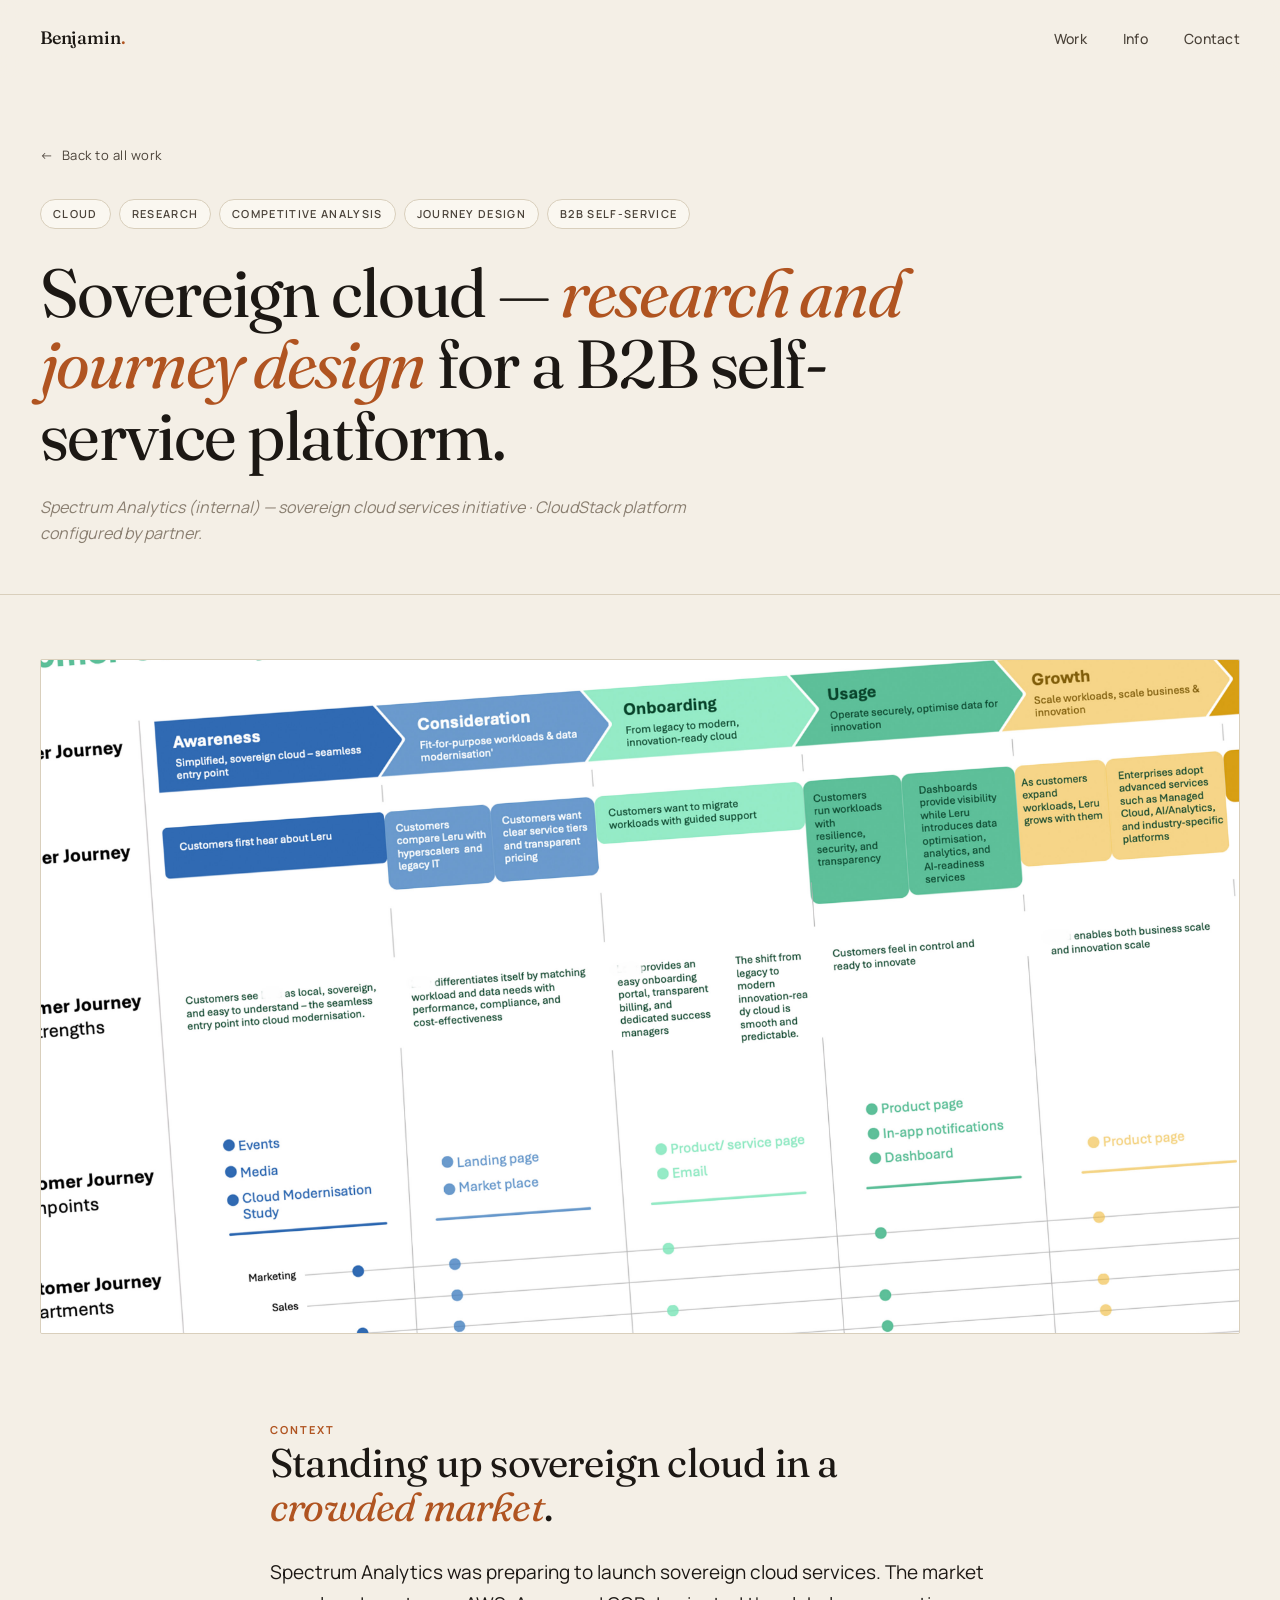
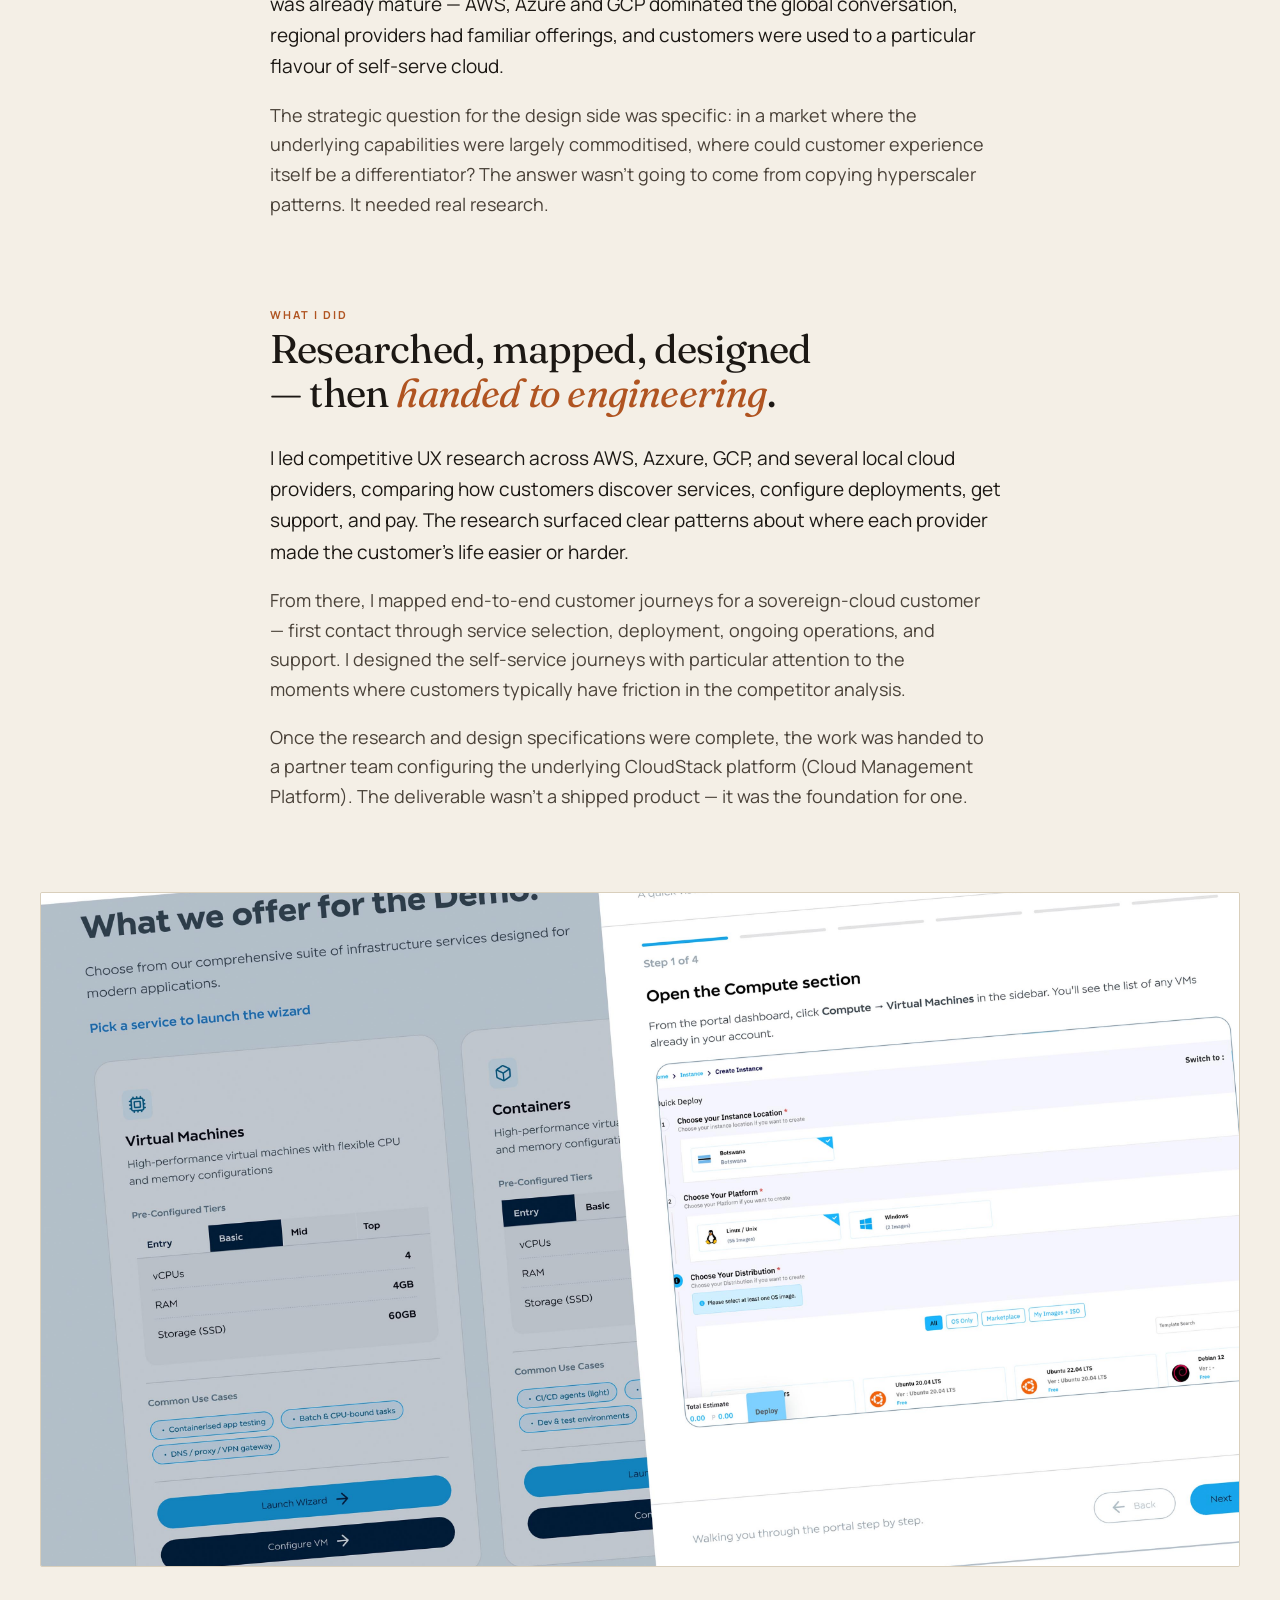
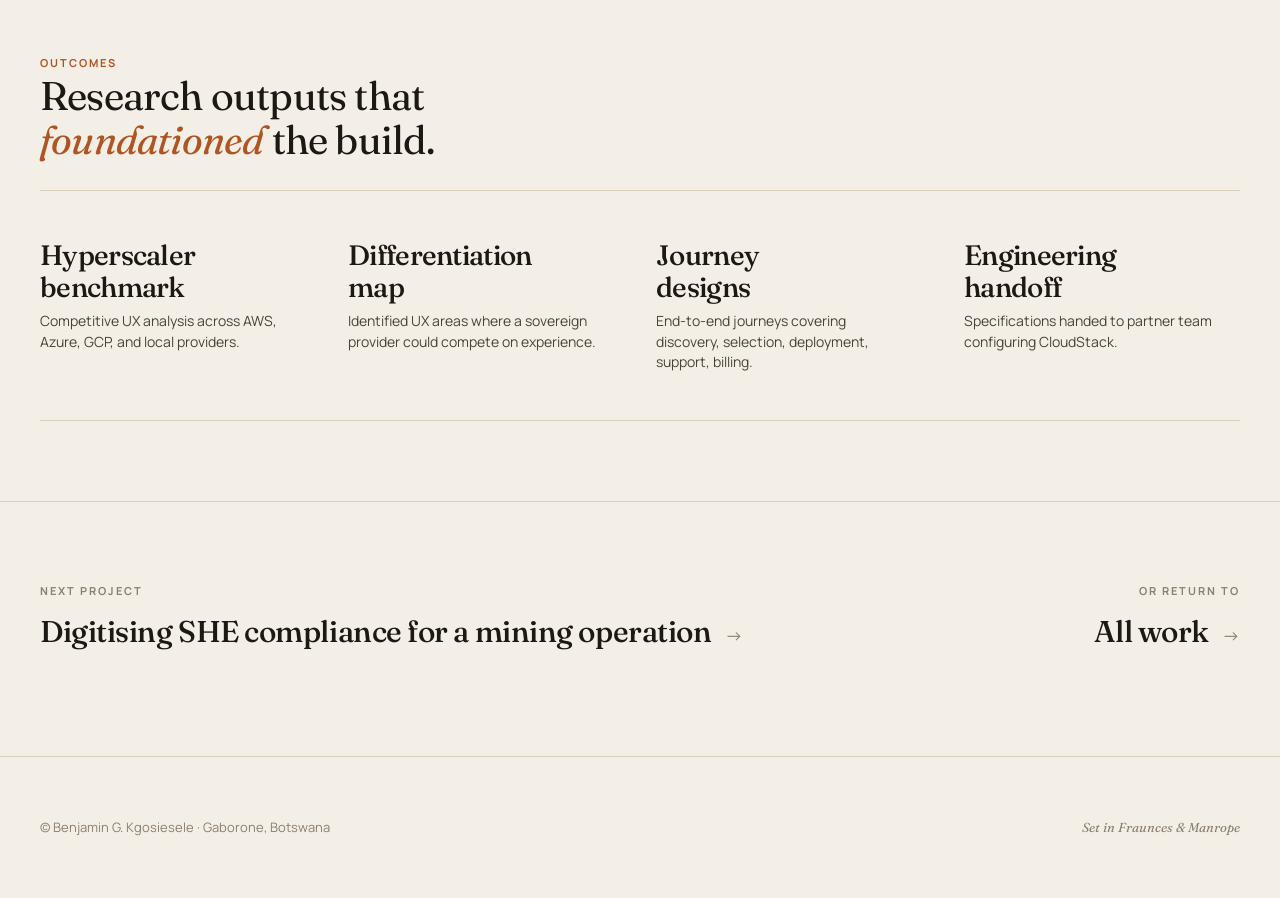
<file: case-sovereign-cloud.html>
<!DOCTYPE html>
<html lang="en">
<head>
  <meta charset="UTF-8">
  <meta name="viewport" content="width=device-width, initial-scale=1.0">

  <script>document.documentElement.classList.add('js');</script>

  <title>Sovereign cloud services — Benjamin Kgosiesele</title>
  <meta name="description" content="Case study: research and journey design for sovereign cloud services. Competitive UX analysis across hyperscalers (AWS, GCP) and regional providers, with end-to-end customer journeys handed to engineering for build.">

  <link rel="preconnect" href="https://fonts.googleapis.com">
  <link rel="preconnect" href="https://fonts.gstatic.com" crossorigin>
  <link href="https://fonts.googleapis.com/css2?family=Fraunces:ital,opsz,wght@0,9..144,300;0,9..144,400;0,9..144,500;0,9..144,600;1,9..144,400&family=Manrope:wght@300;400;500;600;700&display=swap" rel="stylesheet">

  <link rel="stylesheet" href="styles.css">

  <noscript>
    <style>
      .reveal { opacity: 1 !important; transform: none !important; }
    </style>
  </noscript>
</head>
<body>

  <!-- =====================================================
       NAV
       ===================================================== -->
  <nav class="top" id="topNav">
    <a href="index.html" class="mark">Benjamin<span>.</span></a>
    <ul>
      <li><a href="index.html">Work</a></li>
      <li><a href="about.html">Info</a></li>
      <li><a href="about.html#contact">Contact</a></li>
    </ul>
  </nav>

  <!-- =====================================================
       BACK LINK
       ===================================================== -->
  <div class="back-bar">
    <div class="container">
      <a href="index.html" class="back-link">
        <span class="arrow">←</span>
        <span>Back to all work</span>
      </a>
    </div>
  </div>

  <!-- =====================================================
       CASE HEADER
       ===================================================== -->
  <header class="case-header">
    <div class="container">
      <div class="case-tags">
        <span>Cloud</span>
        <span>Research</span>
        <span>Competitive analysis</span>
        <span>Journey design</span>
        <span>B2B self-service</span>
      </div>
      <h1 class="case-title">Sovereign cloud — <em>research and journey design</em> for a B2B self-service platform.</h1>
      <p class="case-clients">Spectrum Analytics (internal) — sovereign cloud services initiative · CloudStack platform configured by partner.</p>
    </div>
  </header>

  <!-- =====================================================
       HERO IMAGE
       ===================================================== -->
  <div class="container">
    <div class="case-hero-img" data-label="Hero image — sovereign cloud journey map / service selection">
     <img src="images/leruhero.jpg" alt="Sovereign cloud customer journey map and service selection"> 
    </div>
  </div>

  <!-- =====================================================
       CONTEXT
       ===================================================== -->
  <section class="case-section">
    <div class="container narrow reveal">
      <span class="section-label">Context</span>
      <h2>Standing up sovereign cloud in a <em>crowded market</em>.</h2>
      <p>Spectrum Analytics was preparing to launch sovereign cloud services. The market was already mature — AWS, Azure and GCP dominated the global conversation, regional providers had familiar offerings, and customers were used to a particular flavour of self-serve cloud.</p>
      <p>The strategic question for the design side was specific: in a market where the underlying capabilities were largely commoditised, where could customer experience itself be a differentiator? The answer wasn't going to come from copying hyperscaler patterns. It needed real research.</p>
    </div>
  </section>

  

  <!-- =====================================================
       WHAT I DID
       ===================================================== -->
  <section class="case-section" style="margin-top: 80px;">
    <div class="container narrow reveal">
      <span class="section-label">What I did</span>
      <h2>Researched, mapped, designed — then <em>handed to engineering</em>.</h2>
      <p>I led competitive UX research across AWS, Azxure, GCP, and several local cloud providers, comparing how customers discover services, configure deployments, get support, and pay. The research surfaced clear patterns about where each provider made the customer's life easier or harder.</p>
      <p>From there, I mapped end-to-end customer journeys for a sovereign-cloud customer — first contact through service selection, deployment, ongoing operations, and support. I designed the self-service journeys with particular attention to the moments where customers typically have friction in the competitor analysis.</p>
      <p>Once the research and design specifications were complete, the work was handed to a partner team configuring the underlying CloudStack platform (Cloud Management Platform). The deliverable wasn't a shipped product — it was the foundation for one.</p>
    </div>
  </section>

  <!-- =====================================================
       SECTION IMAGE
       ===================================================== -->
  <div class="container">
    <div class="case-hero-img" data-label="Hero image — unified marketplace, member dashboard / application flow">
       <img src="images/leruUI.jpg" alt="MPI multi-product platform — unified member dashboard">
    </div>
  </div>
  

  <!-- =====================================================
       OUTCOMES
       ===================================================== -->
  <section class="case-section" style="margin-top: 80px;">
    <div class="container reveal">
      <span class="section-label">Outcomes</span>
      <h2>Research outputs that <em>foundationed</em> the build.</h2>

      <div class="outcomes-grid">
        <div class="outcome">
          <span class="figure text">Hyperscaler<br>benchmark</span>
          <span class="desc">Competitive UX analysis across AWS, Azure, GCP, and local providers.</span>
        </div>
        <div class="outcome">
          <span class="figure text">Differentiation<br>map</span>
          <span class="desc">Identified UX areas where a sovereign provider could compete on experience.</span>
        </div>
        <div class="outcome">
          <span class="figure text">Journey<br>designs</span>
          <span class="desc">End-to-end journeys covering discovery, selection, deployment, support, billing.</span>
        </div>
        <div class="outcome">
          <span class="figure text">Engineering<br>handoff</span>
          <span class="desc">Specifications handed to partner team configuring CloudStack.</span>
        </div>
      </div>
    </div>
  </section>



  <!-- =====================================================
       NEXT CASE
       ===================================================== -->
  <section class="next-case">
    <div class="container">
      <div class="next-case-inner">
        <div>
          <span class="nav-label">Next project</span>
          <a href="case-she-compliance.html">Digitising SHE compliance for a mining operation <span class="arrow">→</span></a>
        </div>
        <div style="text-align: right;">
          <span class="nav-label">Or return to</span>
          <a href="index.html">All work <span class="arrow">→</span></a>
        </div>
      </div>
    </div>
  </section>

  <!-- =====================================================
       FOOTER
       ===================================================== -->
  <footer class="case-footer">
    <div class="container" style="display:flex;justify-content:space-between;align-items:center;width:100%;flex-wrap:wrap;gap:16px;">
      <span>© Benjamin G. Kgosiesele · Gaborone, Botswana</span>
      <span class="set-in">Set in Fraunces &amp; Manrope</span>
    </div>
  </footer>

  <script>
    const nav = document.getElementById('topNav');
    const onScroll = () => {
      if (window.scrollY > 8) nav.classList.add('scrolled');
      else nav.classList.remove('scrolled');
    };
    window.addEventListener('scroll', onScroll, { passive: true });
    onScroll();

    const revealEls = document.querySelectorAll('.reveal');
    if ('IntersectionObserver' in window) {
      const io = new IntersectionObserver((entries) => {
        entries.forEach(entry => {
          if (entry.isIntersecting) {
            entry.target.classList.add('in');
            io.unobserve(entry.target);
          }
        });
      }, { rootMargin: '0px 0px -60px 0px', threshold: 0.05 });
      revealEls.forEach(el => io.observe(el));
    } else {
      revealEls.forEach(el => el.classList.add('in'));
    }
    setTimeout(() => {
      revealEls.forEach(el => el.classList.add('in'));
    }, 600);
  </script>
</body>
</html>
</file>
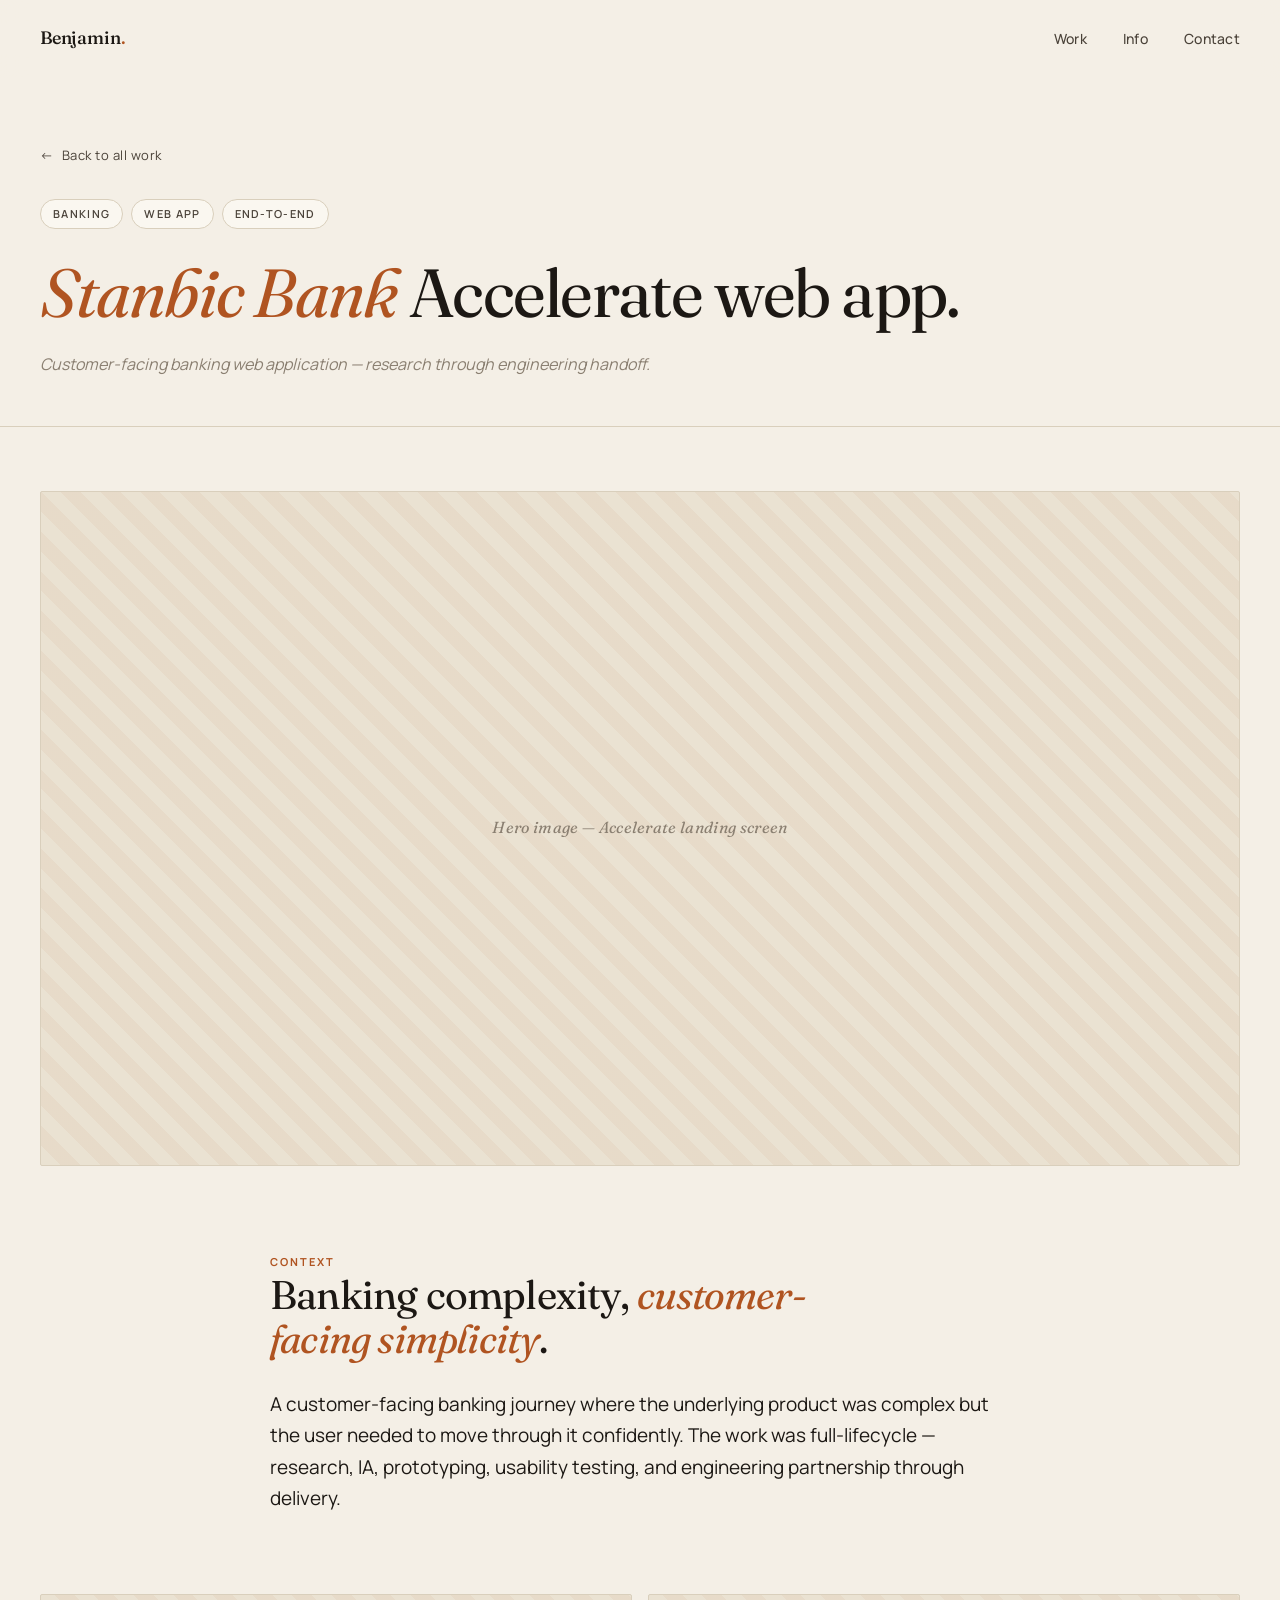
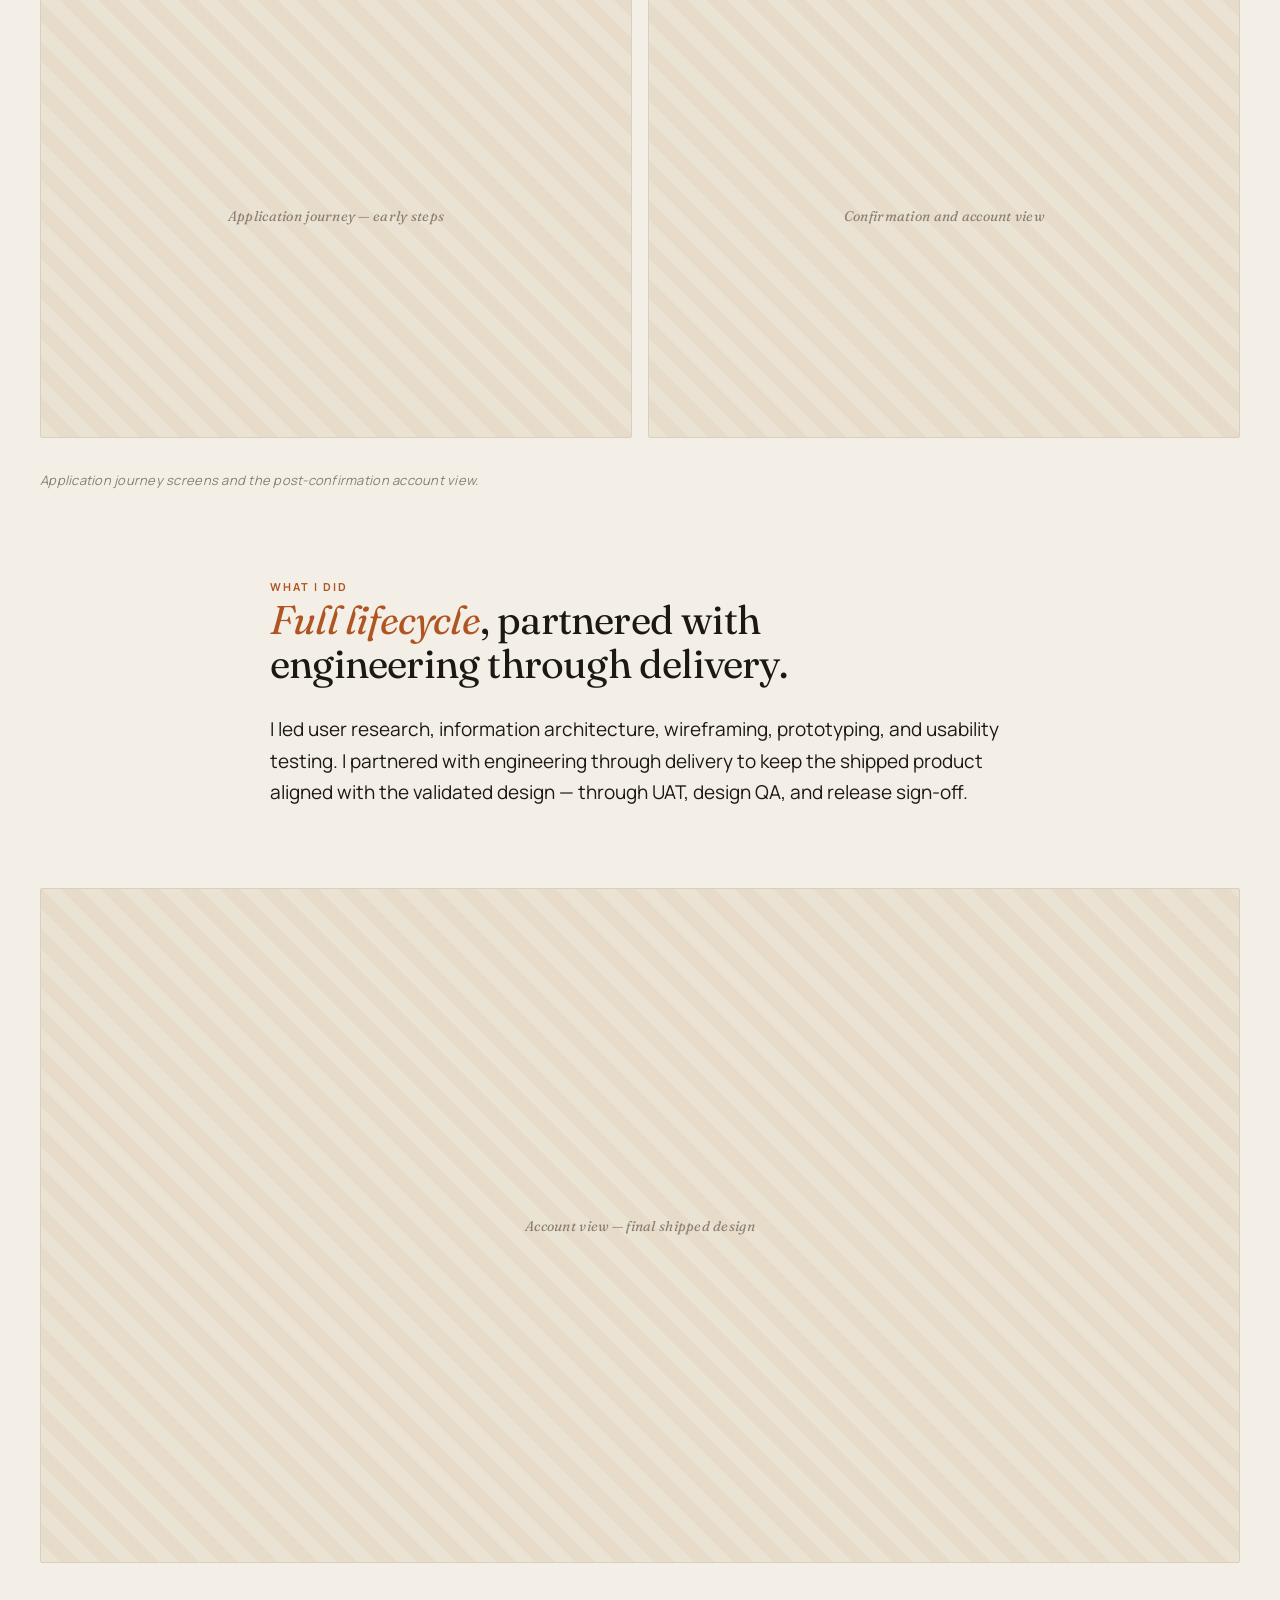
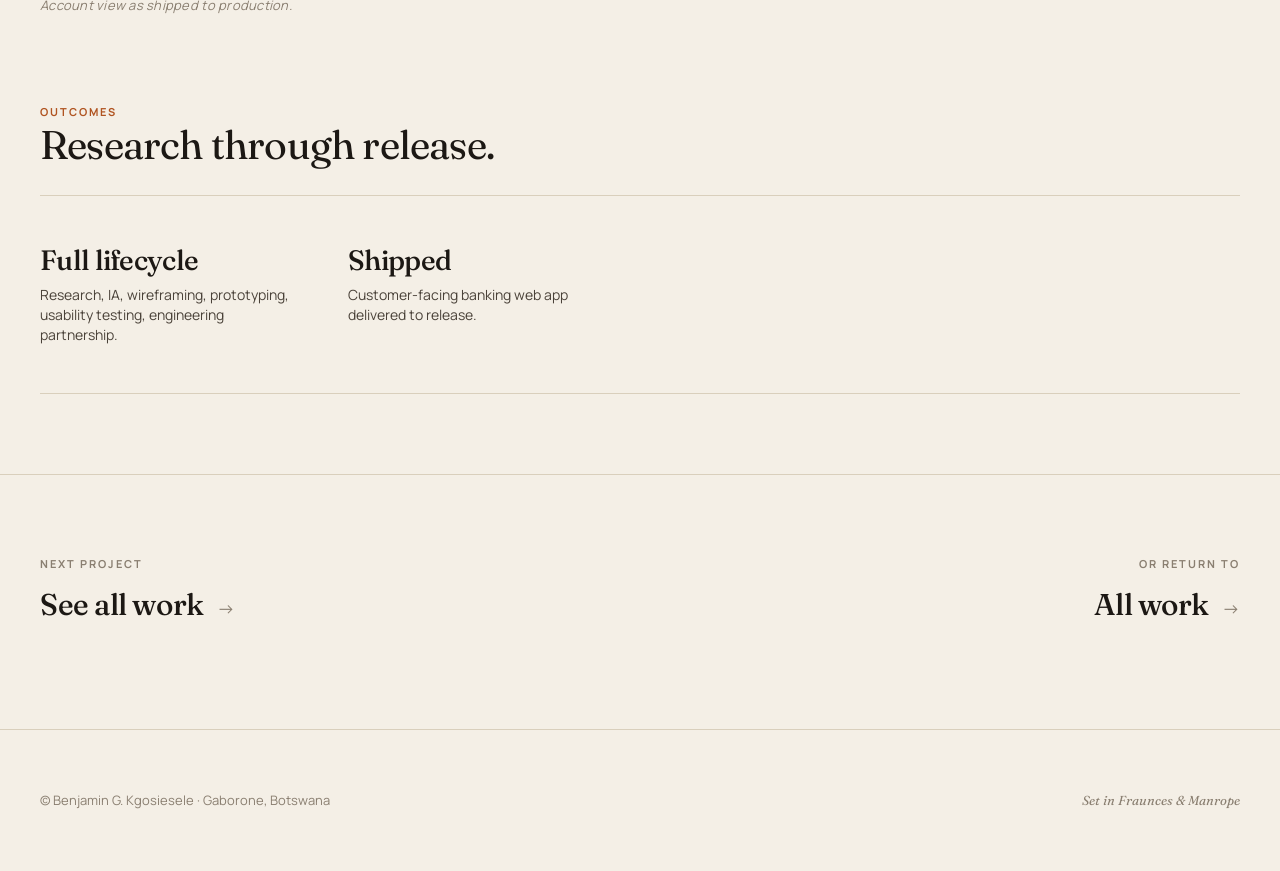
<file: case-stanbic.html>
<!DOCTYPE html>
<html lang="en">
<head>
  <meta charset="UTF-8">
  <meta name="viewport" content="width=device-width, initial-scale=1.0">

  <script>document.documentElement.classList.add('js');</script>

  <title>Stanbic Bank Accelerate — Benjamin Kgosiesele</title>
  <meta name="description" content="Case study: customer-facing banking web application for Stanbic Bank Accelerate. Research through engineering handoff.">

  <link rel="preconnect" href="https://fonts.googleapis.com">
  <link rel="preconnect" href="https://fonts.gstatic.com" crossorigin>
  <link href="https://fonts.googleapis.com/css2?family=Fraunces:ital,opsz,wght@0,9..144,300;0,9..144,400;0,9..144,500;0,9..144,600;1,9..144,400&family=Manrope:wght@300;400;500;600;700&display=swap" rel="stylesheet">

  <link rel="stylesheet" href="styles.css">

  <noscript>
    <style>
      .reveal { opacity: 1 !important; transform: none !important; }
    </style>
  </noscript>
</head>
<body>

  <!-- =====================================================
       NAV
       ===================================================== -->
  <nav class="top" id="topNav">
    <a href="index.html" class="mark">Benjamin<span>.</span></a>
    <ul>
      <li><a href="index.html">Work</a></li>
      <li><a href="about.html">Info</a></li>
      <li><a href="about.html#contact">Contact</a></li>
    </ul>
  </nav>

  <!-- =====================================================
       BACK LINK
       ===================================================== -->
  <div class="back-bar">
    <div class="container">
      <a href="index.html" class="back-link">
        <span class="arrow">←</span>
        <span>Back to all work</span>
      </a>
    </div>
  </div>

  <!-- =====================================================
       CASE HEADER
       ===================================================== -->
  <header class="case-header">
    <div class="container">
      <div class="case-tags">
        <span>Banking</span>
        <span>Web app</span>
        <span>End-to-end</span>
      </div>
      <h1 class="case-title"><em>Stanbic Bank</em> Accelerate web app.</h1>
      <p class="case-clients">Customer-facing banking web application — research through engineering handoff.</p>
    </div>
  </header>

  <!-- =====================================================
       HERO IMAGE
       ===================================================== -->
  <div class="container">
    <div class="case-hero-img empty" data-label="Hero image — Accelerate landing screen">
      <!-- <img src="images/case-stanbic-hero.jpg" alt="Stanbic Accelerate — landing screen"> -->
    </div>
  </div>

  <!-- =====================================================
       CONTEXT
       ===================================================== -->
  <section class="case-section">
    <div class="container narrow reveal">
      <span class="section-label">Context</span>
      <h2>Banking complexity, <em>customer-facing simplicity</em>.</h2>
      <p>A customer-facing banking journey where the underlying product was complex but the user needed to move through it confidently. The work was full-lifecycle — research, IA, prototyping, usability testing, and engineering partnership through delivery.</p>
    </div>
  </section>

  <!-- Process image row -->
  <div class="container">
    <div class="image-row reveal">
      <div class="img-frame empty" data-label="Application journey — early steps">
        <!-- <img src="images/case-stanbic-journey.jpg" alt="Application journey early screens"> -->
      </div>
      <div class="img-frame empty" data-label="Confirmation and account view">
        <!-- <img src="images/case-stanbic-confirmation.jpg" alt="Confirmation and account dashboard"> -->
      </div>
    </div>
    <p class="image-caption container narrow" style="padding-left:0;padding-right:0;">Application journey screens and the post-confirmation account view.</p>
  </div>

  <!-- =====================================================
       WHAT I DID
       ===================================================== -->
  <section class="case-section" style="margin-top: 80px;">
    <div class="container narrow reveal">
      <span class="section-label">What I did</span>
      <h2><em>Full lifecycle</em>, partnered with engineering through delivery.</h2>
      <p>I led user research, information architecture, wireframing, prototyping, and usability testing. I partnered with engineering through delivery to keep the shipped product aligned with the validated design — through UAT, design QA, and release sign-off.</p>
    </div>
  </section>

  <!-- Detail image -->
  <div class="container">
    <div class="image-row full reveal">
      <div class="img-frame empty" data-label="Account view — final shipped design">
        <!-- <img src="images/case-stanbic-account.jpg" alt="Account view in production"> -->
      </div>
    </div>
    <p class="image-caption container narrow" style="padding-left:0;padding-right:0;">Account view as shipped to production.</p>
  </div>

  <!-- =====================================================
       OUTCOMES
       ===================================================== -->
  <section class="case-section" style="margin-top: 80px;">
    <div class="container reveal">
      <span class="section-label">Outcomes</span>
      <h2>Research through release.</h2>

      <div class="outcomes-grid">
        <div class="outcome">
          <span class="figure text">Full lifecycle</span>
          <span class="desc">Research, IA, wireframing, prototyping, usability testing, engineering partnership.</span>
        </div>
        <div class="outcome">
          <span class="figure text">Shipped</span>
          <span class="desc">Customer-facing banking web app delivered to release.</span>
        </div>
      </div>
    </div>
  </section>



  <!-- =====================================================
       NEXT CASE
       ===================================================== -->
  <section class="next-case">
    <div class="container">
      <div class="next-case-inner">
        <div>
          <span class="nav-label">Next project</span>
          <a href="index.html">See all work <span class="arrow">→</span></a>
        </div>
        <div style="text-align: right;">
          <span class="nav-label">Or return to</span>
          <a href="index.html">All work <span class="arrow">→</span></a>
        </div>
      </div>
    </div>
  </section>

  <!-- =====================================================
       FOOTER
       ===================================================== -->
  <footer class="case-footer">
    <div class="container" style="display:flex;justify-content:space-between;align-items:center;width:100%;flex-wrap:wrap;gap:16px;">
      <span>© Benjamin G. Kgosiesele · Gaborone, Botswana</span>
      <span class="set-in">Set in Fraunces &amp; Manrope</span>
    </div>
  </footer>

  <script>
    const nav = document.getElementById('topNav');
    const onScroll = () => {
      if (window.scrollY > 8) nav.classList.add('scrolled');
      else nav.classList.remove('scrolled');
    };
    window.addEventListener('scroll', onScroll, { passive: true });
    onScroll();

    const revealEls = document.querySelectorAll('.reveal');
    if ('IntersectionObserver' in window) {
      const io = new IntersectionObserver((entries) => {
        entries.forEach(entry => {
          if (entry.isIntersecting) {
            entry.target.classList.add('in');
            io.unobserve(entry.target);
          }
        });
      }, { rootMargin: '0px 0px -60px 0px', threshold: 0.05 });
      revealEls.forEach(el => io.observe(el));
    } else {
      revealEls.forEach(el => el.classList.add('in'));
    }
    setTimeout(() => {
      revealEls.forEach(el => el.classList.add('in'));
    }, 600);
  </script>
</body>
</html>
</file>
<file: styles.css>
/* ============================================================
   Benjamin Kgosiesele — Portfolio
   Shared stylesheet for all pages
   Set in Fraunces (display) & Manrope (body)
   ============================================================ */

:root {
      /* Editorial warm palette */
      --bg: #F4EFE6;
      --bg-tint: #EAE2D2;
      --ink: #1C1814;
      --ink-soft: #4A4239;
      --ink-muted: #8A7F71;
      --rule: #D9CFBC;
      --accent: #B05421;
      --accent-soft: #E8C9A8;
      --paper: #FAF7F0;

      --font-display: 'Fraunces', 'Cochin', 'Georgia', serif;
      --font-body: 'Manrope', 'Helvetica Neue', Arial, sans-serif;
    }

* { box-sizing: border-box; margin: 0; padding: 0; }

html { scroll-behavior: smooth; }

body {
      font-family: var(--font-body);
      font-size: 17px;
      line-height: 1.6;
      color: var(--ink);
      background: var(--bg);
      -webkit-font-smoothing: antialiased;
      text-rendering: optimizeLegibility;
      overflow-x: hidden;
    }

.container {
      max-width: 1280px;
      margin: 0 auto;
      padding: 0 40px;
    }

@media (max-width: 720px) {
      .about-grid { grid-template-columns: 1fr; gap: 48px; }
      .about-portrait { max-width: 320px; justify-self: center; }
      .about-portrait + .portrait-caption { text-align: center; }
    }

nav.top {
      position: fixed;
      top: 0; left: 0; right: 0;
      z-index: 100;
      padding: 24px 40px;
      display: flex;
      justify-content: space-between;
      align-items: baseline;
      background: rgba(244, 239, 230, 0.85);
      backdrop-filter: blur(12px);
      -webkit-backdrop-filter: blur(12px);
      border-bottom: 1px solid transparent;
      transition: border-color 0.3s ease;
    }

nav.top.scrolled { border-bottom-color: var(--rule); }

nav.top .mark {
      font-family: var(--font-display);
      font-weight: 500;
      font-size: 18px;
      letter-spacing: -0.01em;
      color: var(--ink);
      text-decoration: none;
    }

nav.top .mark span { color: var(--accent); }

nav.top ul {
      list-style: none;
      display: flex;
      gap: 36px;
      align-items: baseline;
    }

nav.top a {
      font-size: 14px;
      font-weight: 500;
      color: var(--ink-soft);
      text-decoration: none;
      letter-spacing: 0.02em;
      transition: color 0.2s ease;
    }

nav.top a:hover { color: var(--accent); }

nav.top a.active { color: var(--accent); }

.hero {
      padding: 160px 0 80px;
    }

.eyebrow {
      font-size: 12px;
      font-weight: 600;
      letter-spacing: 0.18em;
      text-transform: uppercase;
      color: var(--accent);
      margin-bottom: 28px;
    }

h1.hero-headline {
      font-family: var(--font-display);
      font-weight: 400;
      font-size: clamp(36px, 5.5vw, 72px);
      line-height: 1.05;
      letter-spacing: -0.025em;
      color: var(--ink);
      margin-bottom: 32px;
      max-width: 22ch;
    }

h1.hero-headline em {
      font-style: italic;
      font-weight: 400;
      color: var(--accent);
    }

.hero-sub {
      font-size: clamp(16px, 1.4vw, 18px);
      max-width: 580px;
      color: var(--ink-soft);
      line-height: 1.55;
    }

section.work {
      padding: 40px 0 100px;
    }

.work-meta {
      display: flex;
      justify-content: space-between;
      align-items: baseline;
      padding: 24px 0;
      margin-bottom: 32px;
      border-top: 1px solid var(--rule);
      border-bottom: 1px solid var(--rule);
    }

.work-meta .label {
      font-family: var(--font-display);
      font-style: italic;
      font-size: 17px;
      color: var(--accent);
    }

.work-meta .count {
      font-size: 13px;
      color: var(--ink-muted);
      letter-spacing: 0.04em;
    }

.tile-grid {
      display: grid;
      grid-template-columns: repeat(6, 1fr);
      gap: 16px;
    }

.tile {
      position: relative;
      grid-column: span 2; /* default: 1/3 width */
      aspect-ratio: 4 / 3;
      overflow: hidden;
      background: var(--bg-tint);
      border: 1px solid var(--rule);
      border-radius: 2px;
      text-decoration: none;
      color: inherit;
      display: block;
      transition: transform 0.3s ease;
    }

.tile.featured {
      grid-column: span 4;
      aspect-ratio: 16 / 9;
    }

.tile.wide {
      grid-column: span 3;
      aspect-ratio: 5 / 3;
    }

.tile-img {
      position: absolute;
      inset: 0;
      width: 100%;
      height: 100%;
      object-fit: cover;
      display: block;
      transition: transform 0.6s ease;
    }

.tile:hover .tile-img {
      transform: scale(1.04);
    }

.tile.empty::before {
      content: '';
      position: absolute; inset: 0;
      background-image: repeating-linear-gradient(
        45deg,
        transparent 0,
        transparent 14px,
        rgba(176, 84, 33, 0.05) 14px,
        rgba(176, 84, 33, 0.05) 28px
      );
    }

.tile.empty .tile-placeholder {
      position: absolute;
      inset: 0;
      display: flex;
      align-items: center;
      justify-content: center;
      font-family: var(--font-display);
      font-style: italic;
      font-size: 14px;
      color: var(--ink-muted);
      letter-spacing: 0.02em;
      padding: 16px;
      text-align: center;
      line-height: 1.35;
    }

.tile-overlay {
      position: absolute;
      inset: 0;
      background: linear-gradient(
        to bottom,
        rgba(28, 24, 20, 0) 0%,
        rgba(28, 24, 20, 0) 45%,
        rgba(28, 24, 20, 0.55) 80%,
        rgba(28, 24, 20, 0.85) 100%
      );
      display: flex;
      flex-direction: column;
      justify-content: flex-end;
      padding: 24px;
      transition: background 0.3s ease;
    }

.tile:hover .tile-overlay {
      background: linear-gradient(
        to bottom,
        rgba(28, 24, 20, 0.15) 0%,
        rgba(28, 24, 20, 0.4) 45%,
        rgba(28, 24, 20, 0.75) 80%,
        rgba(28, 24, 20, 0.92) 100%
      );
    }

.tile-tag {
      font-size: 10px;
      font-weight: 700;
      letter-spacing: 0.16em;
      text-transform: uppercase;
      color: var(--accent-soft);
      margin-bottom: 10px;
      opacity: 0.95;
    }

.tile-title {
      font-family: var(--font-display);
      font-weight: 400;
      font-size: clamp(20px, 2vw, 26px);
      line-height: 1.15;
      letter-spacing: -0.015em;
      color: #FAF7F0;
      max-width: 22ch;
    }

.tile.featured .tile-title {
      font-size: clamp(26px, 2.6vw, 36px);
      max-width: 24ch;
    }

.tile-meta {
      display: flex;
      gap: 14px;
      margin-top: 10px;
      font-size: 12px;
      color: rgba(250, 247, 240, 0.75);
      letter-spacing: 0.05em;
    }

.tile-meta .arrow {
      margin-left: auto;
      transition: transform 0.25s ease;
    }

.tile:hover .tile-meta .arrow {
      transform: translateX(4px);
    }

@media (max-width: 900px) {
      .tile-grid { grid-template-columns: 1fr; }
      .tile,
      .tile.featured,
      .tile.wide {
        grid-column: 1;
        aspect-ratio: 16 / 10;
      }
    }

footer.home-footer {
      padding: 80px 0 60px;
      border-top: 1px solid var(--rule);
    }

.footer-grid {
      display: grid;
      grid-template-columns: 1fr 1fr;
      gap: 48px;
      align-items: end;
      margin-bottom: 48px;
    }

.footer-grid h2 {
      font-family: var(--font-display);
      font-weight: 400;
      font-size: clamp(28px, 4vw, 44px);
      line-height: 1;
      letter-spacing: -0.02em;
      max-width: 14ch;
    }

.footer-grid h2 em {
      font-style: italic;
      color: var(--accent);
    }

.footer-links {
      display: flex;
      flex-direction: column;
      gap: 12px;
    }

.footer-links a {
      font-family: var(--font-display);
      font-size: 18px;
      font-weight: 500;
      color: var(--ink);
      text-decoration: none;
      border-bottom: 1px solid var(--rule);
      padding-bottom: 10px;
      transition: color 0.2s ease, border-color 0.2s ease;
      display: flex;
      justify-content: space-between;
      align-items: center;
    }

.footer-links a:hover {
      color: var(--accent);
      border-bottom-color: var(--accent);
    }

.footer-links a .arrow {
      font-family: var(--font-body);
      font-weight: 400;
      font-size: 14px;
      color: var(--ink-muted);
      transition: transform 0.2s ease, color 0.2s ease;
    }

.footer-links a:hover .arrow {
      color: var(--accent);
      transform: translateX(4px);
    }

.colophon {
      padding-top: 32px;
      border-top: 1px solid var(--rule);
      display: flex;
      justify-content: space-between;
      align-items: center;
      font-size: 13px;
      color: var(--ink-muted);
    }

.colophon .set-in {
      font-family: var(--font-display);
      font-style: italic;
    }

.reveal { /* visible by default */ }

html.js .reveal {
      opacity: 0;
      transform: translateY(24px);
      transition: opacity 0.7s ease, transform 0.7s ease;
    }

html.js .reveal.in {
      opacity: 1;
      transform: translateY(0);
    }

@media (prefers-reduced-motion: reduce) {
      *, *::before, *::after {
        animation-duration: 0.01ms !important;
        transition-duration: 0.01ms !important;
      }
      .reveal { opacity: 1 !important; transform: none !important; }
    }

nav.top a:hover, nav.top a.active { color: var(--accent); }

.page-header {
      padding: 160px 0 64px;
    }

h1.page-title {
      font-family: var(--font-display);
      font-weight: 400;
      font-size: clamp(48px, 7vw, 88px);
      line-height: 1;
      letter-spacing: -0.025em;
      color: var(--ink);
    }

h1.page-title em {
      font-style: italic;
      color: var(--accent);
    }

section.about {
      padding: 40px 0 80px;
      border-top: 1px solid var(--rule);
    }

.about-grid {
      display: grid;
      grid-template-columns: 1.5fr 1fr;
      gap: 80px;
      align-items: start;
    }

.about-grid p {
      font-size: 18px;
      line-height: 1.65;
      color: var(--ink-soft);
      margin-bottom: 18px;
    }

.about-grid p:first-child { color: var(--ink); font-size: 20px; }

.about-grid .lede em {
      font-family: var(--font-display);
      font-style: italic;
      color: var(--accent);
      font-weight: 400;
    }

.about-portrait {
      position: relative;
      overflow: hidden;
      background: var(--bg-tint);
      border: 1px solid var(--rule);
      border-radius: 2px;
      aspect-ratio: 4 / 5;
      width: 100%;
      max-width: 420px;
      justify-self: end;
    }

.about-portrait img {
      width: 100%;
      height: 100%;
      object-fit: cover;
      display: block;
    }

.about-portrait.empty::before {
      content: '';
      position: absolute; inset: 0;
      background-image: repeating-linear-gradient(
        45deg,
        transparent 0,
        transparent 14px,
        rgba(176, 84, 33, 0.05) 14px,
        rgba(176, 84, 33, 0.05) 28px
      );
    }

.about-portrait.empty::after {
      content: attr(data-label);
      position: absolute;
      inset: 0;
      display: flex;
      align-items: center;
      justify-content: center;
      font-family: var(--font-display);
      font-style: italic;
      font-size: 15px;
      color: var(--ink-muted);
      letter-spacing: 0.02em;
      padding: 16px;
      text-align: center;
      line-height: 1.35;
    }

.about-portrait + .portrait-caption {
      font-size: 12px;
      color: var(--ink-muted);
      font-style: italic;
      margin: 12px 0 0;
      letter-spacing: 0.02em;
      text-align: right;
    }

.block {
      padding: 80px 0;
      border-top: 1px solid var(--rule);
    }

.block-head {
      display: flex;
      justify-content: space-between;
      align-items: baseline;
      margin-bottom: 56px;
      flex-wrap: wrap;
      gap: 12px;
    }

.block-head .label {
      font-family: var(--font-display);
      font-style: italic;
      font-size: 17px;
      color: var(--accent);
    }

.block-head h2 {
      font-family: var(--font-display);
      font-weight: 400;
      font-size: clamp(32px, 4.5vw, 48px);
      line-height: 1.05;
      letter-spacing: -0.02em;
    }

.block-head .meta {
      font-size: 13px;
      color: var(--ink-muted);
      letter-spacing: 0.04em;
    }

.offerings-grid {
      display: grid;
      grid-template-columns: repeat(2, 1fr);
      gap: 1px;
      background: var(--rule);
      border: 1px solid var(--rule);
    }

.offering {
      background: var(--bg);
      padding: 32px 32px 36px;
      display: flex;
      flex-direction: column;
      gap: 14px;
      transition: background 0.25s ease;
    }

.offering:hover { background: var(--paper); }

.offering .num {
      font-family: var(--font-display);
      font-style: italic;
      font-size: 14px;
      color: var(--accent);
      letter-spacing: 0.02em;
    }

.offering h4 {
      font-family: var(--font-display);
      font-weight: 500;
      font-size: 24px;
      letter-spacing: -0.015em;
      line-height: 1.15;
      color: var(--ink);
    }

.offering p {
      font-size: 15px;
      line-height: 1.55;
      color: var(--ink-soft);
    }

.approach-list {
      display: grid;
      grid-template-columns: repeat(4, 1fr);
      gap: 36px;
      counter-reset: step;
    }

.step {
      display: flex;
      flex-direction: column;
      gap: 14px;
      padding-top: 24px;
      border-top: 2px solid var(--ink);
      position: relative;
    }

.step::before {
      counter-increment: step;
      content: "0" counter(step);
      font-family: var(--font-display);
      font-style: italic;
      font-size: 13px;
      color: var(--accent);
      letter-spacing: 0.04em;
    }

.step h4 {
      font-family: var(--font-display);
      font-weight: 500;
      font-size: 22px;
      letter-spacing: -0.015em;
      line-height: 1.1;
      color: var(--ink);
    }

.step p {
      font-size: 14.5px;
      line-height: 1.55;
      color: var(--ink-soft);
    }

@media (max-width: 540px) {
      .about-meta-grid { grid-template-columns: 1fr; gap: 32px; }
    }

.competencies-list {
      display: grid;
      grid-template-columns: 1fr;
      gap: 28px;
    }

.competency-row {
      display: grid;
      grid-template-columns: 200px 1fr;
      gap: 32px;
      padding-bottom: 28px;
      border-bottom: 1px solid var(--rule);
    }

.competency-row:last-child { border-bottom: none; }

.competency-row h4 {
      font-family: var(--font-display);
      font-weight: 500;
      font-size: 20px;
      letter-spacing: -0.01em;
      color: var(--ink);
    }

.competency-row p {
      font-size: 16px;
      line-height: 1.6;
      color: var(--ink-soft);
    }

.about-meta-grid {
      display: grid;
      grid-template-columns: repeat(3, 1fr);
      gap: 56px;
    }

.about-side h4 {
      font-size: 11px;
      font-weight: 700;
      letter-spacing: 0.16em;
      text-transform: uppercase;
      color: var(--accent);
      margin-bottom: 16px;
      margin-top: 32px;
    }

.about-side h4:first-child { margin-top: 0; }

.about-side ul { list-style: none; }

.about-side li {
      font-size: 15px;
      color: var(--ink-soft);
      padding: 6px 0;
      border-bottom: 1px solid var(--rule);
      display: flex;
      justify-content: space-between;
      gap: 12px;
    }

.about-side li:last-child { border-bottom: none; }

.about-side li .yr { color: var(--ink-muted); font-size: 13px; }

.about-side ul.plain-list li { display: block; }

.contact-block {
      display: grid;
      grid-template-columns: 1fr 1fr;
      gap: 60px;
      align-items: end;
    }

.contact-block h2 {
      font-family: var(--font-display);
      font-weight: 400;
      font-size: clamp(40px, 6vw, 72px);
      line-height: 0.98;
      letter-spacing: -0.025em;
      max-width: 12ch;
    }

.contact-block h2 em {
      font-style: italic;
      color: var(--accent);
    }

.contact-list {
      display: flex;
      flex-direction: column;
      gap: 18px;
      padding-bottom: 12px;
    }

.contact-list a {
      font-family: var(--font-display);
      font-size: 22px;
      font-weight: 500;
      color: var(--ink);
      text-decoration: none;
      border-bottom: 1px solid var(--rule);
      padding-bottom: 14px;
      transition: color 0.2s ease, border-color 0.2s ease;
      display: flex;
      justify-content: space-between;
      align-items: center;
    }

.contact-list a:hover {
      color: var(--accent);
      border-bottom-color: var(--accent);
    }

.contact-list a .arrow {
      font-family: var(--font-body);
      font-weight: 400;
      font-size: 16px;
      color: var(--ink-muted);
      transition: transform 0.2s ease, color 0.2s ease;
    }

.contact-list a:hover .arrow {
      color: var(--accent);
      transform: translateX(4px);
    }

footer.page-footer {
      padding: 40px 0 60px;
      border-top: 1px solid var(--rule);
      display: flex;
      justify-content: space-between;
      align-items: center;
      font-size: 13px;
      color: var(--ink-muted);
      flex-wrap: wrap;
      gap: 16px;
    }

footer.page-footer .set-in {
      font-family: var(--font-display);
      font-style: italic;
    }

.container.narrow {
      max-width: 820px;
    }

.back-bar {
      padding: 140px 0 32px;
    }

.back-link {
      font-size: 13px;
      color: var(--ink-soft);
      text-decoration: none;
      letter-spacing: 0.04em;
      transition: color 0.2s ease;
      display: inline-flex;
      align-items: center;
      gap: 8px;
    }

.back-link:hover { color: var(--accent); }

.back-link .arrow {
      transition: transform 0.2s ease;
    }

.back-link:hover .arrow { transform: translateX(-3px); }

.case-header {
      padding-bottom: 48px;
      border-bottom: 1px solid var(--rule);
      margin-bottom: 64px;
    }

.case-tags {
      display: flex;
      flex-wrap: wrap;
      gap: 8px;
      margin-bottom: 28px;
    }

.case-tags span {
      font-size: 11px;
      font-weight: 600;
      letter-spacing: 0.12em;
      text-transform: uppercase;
      color: var(--ink-soft);
      padding: 5px 12px;
      border: 1px solid var(--rule);
      border-radius: 100px;
      background: var(--paper);
    }

.case-title {
      font-family: var(--font-display);
      font-weight: 400;
      font-size: clamp(36px, 6vw, 68px);
      line-height: 1.05;
      letter-spacing: -0.025em;
      color: var(--ink);
      margin-bottom: 24px;
      max-width: 22ch;
    }

.case-title em {
      font-style: italic;
      color: var(--accent);
    }

.case-clients {
      font-size: 16px;
      color: var(--ink-muted);
      font-style: italic;
      max-width: 70ch;
    }

.case-hero-img {
      position: relative;
      overflow: hidden;
      background: var(--bg-tint);
      border: 1px solid var(--rule);
      border-radius: 2px;
      aspect-ratio: 16 / 9;
      margin-bottom: 80px;
    }

.case-hero-img img {
      width: 100%;
      height: 100%;
      object-fit: cover;
      display: block;
    }

.case-hero-img.empty::before {
      content: '';
      position: absolute; inset: 0;
      background-image: repeating-linear-gradient(
        45deg,
        transparent 0,
        transparent 14px,
        rgba(176, 84, 33, 0.05) 14px,
        rgba(176, 84, 33, 0.05) 28px
      );
    }

.case-hero-img.empty::after {
      content: attr(data-label);
      position: absolute;
      inset: 0;
      display: flex;
      align-items: center;
      justify-content: center;
      font-family: var(--font-display);
      font-style: italic;
      font-size: 16px;
      color: var(--ink-muted);
      letter-spacing: 0.02em;
      padding: 16px;
      text-align: center;
    }

.section-label {
      font-size: 11px;
      font-weight: 700;
      letter-spacing: 0.18em;
      text-transform: uppercase;
      color: var(--accent);
      margin-bottom: 20px;
    }

.case-section {
      margin-bottom: 80px;
    }

.case-section h2 {
      font-family: var(--font-display);
      font-weight: 400;
      font-size: clamp(28px, 3.5vw, 40px);
      line-height: 1.1;
      letter-spacing: -0.02em;
      margin-bottom: 28px;
      max-width: 22ch;
    }

.case-section h2 em { font-style: italic; color: var(--accent); }

.case-section p {
      font-size: 18px;
      line-height: 1.65;
      color: var(--ink-soft);
      max-width: 65ch;
      margin-bottom: 18px;
    }

.case-section p:first-of-type { color: var(--ink); font-size: 19px; }

.outcomes-grid {
      display: grid;
      grid-template-columns: repeat(4, 1fr);
      gap: 32px;
      padding: 48px 0;
      border-top: 1px solid var(--rule);
      border-bottom: 1px solid var(--rule);
      margin: 16px 0 80px;
    }

.outcome { display: flex; flex-direction: column; gap: 8px; }

.outcome .figure {
      font-family: var(--font-display);
      font-weight: 500;
      font-size: clamp(34px, 4vw, 48px);
      line-height: 1;
      letter-spacing: -0.025em;
      color: var(--accent);
    }

.outcome .figure.text {
      font-size: clamp(22px, 2.4vw, 28px);
      line-height: 1.15;
      color: var(--ink);
    }

.outcome .desc {
      font-size: 14px;
      line-height: 1.45;
      color: var(--ink-soft);
      max-width: 28ch;
    }

.image-row {
      display: grid;
      grid-template-columns: 1fr 1fr;
      gap: 16px;
      margin: 32px 0;
    }

.image-row.full { grid-template-columns: 1fr; }

.img-frame {
      position: relative;
      overflow: hidden;
      background: var(--bg-tint);
      border: 1px solid var(--rule);
      border-radius: 2px;
      aspect-ratio: 4 / 3;
    }

.image-row.full .img-frame { aspect-ratio: 16 / 9; }

.img-frame img {
      width: 100%;
      height: 100%;
      object-fit: cover;
      display: block;
    }

.img-frame.empty::before {
      content: '';
      position: absolute; inset: 0;
      background-image: repeating-linear-gradient(
        45deg,
        transparent 0,
        transparent 14px,
        rgba(176, 84, 33, 0.05) 14px,
        rgba(176, 84, 33, 0.05) 28px
      );
    }

.img-frame.empty::after {
      content: attr(data-label);
      position: absolute;
      inset: 0;
      display: flex;
      align-items: center;
      justify-content: center;
      font-family: var(--font-display);
      font-style: italic;
      font-size: 14px;
      color: var(--ink-muted);
      letter-spacing: 0.02em;
      padding: 16px;
      text-align: center;
    }

.image-caption {
      font-size: 13px;
      color: var(--ink-muted);
      font-style: italic;
      margin: 12px 0 0;
      letter-spacing: 0.02em;
    }

/* Research methods grid — three or four method cards side by side */
.research-grid {
  display: grid;
  grid-template-columns: repeat(3, 1fr);
  gap: 24px;
  margin: 32px 0 48px;
}
.research-card {
  padding: 28px 28px 32px;
  background: var(--paper);
  border: 1px solid var(--rule);
  border-radius: 2px;
  display: flex;
  flex-direction: column;
  gap: 12px;
}
.research-card .method-num {
  font-family: var(--font-display);
  font-style: italic;
  font-size: 13px;
  color: var(--accent);
  letter-spacing: 0.04em;
}
.research-card h4 {
  font-family: var(--font-display);
  font-weight: 500;
  font-size: 20px;
  letter-spacing: -0.01em;
  line-height: 1.2;
  color: var(--ink);
}
.research-card p {
  font-size: 14.5px;
  line-height: 1.55;
  color: var(--ink-soft);
  margin: 0;
}
.research-card .who {
  font-size: 12px;
  color: var(--ink-muted);
  letter-spacing: 0.04em;
  margin-top: auto;
  padding-top: 10px;
  border-top: 1px dashed var(--rule);
}
@media (max-width: 900px) {
  .research-grid { grid-template-columns: 1fr; gap: 16px; }
}

/* Insights list — numbered findings from research */
.insights-list {
  display: flex;
  flex-direction: column;
  gap: 0;
  margin: 32px 0 48px;
}
.insight {
  display: grid;
  grid-template-columns: 60px 1fr;
  gap: 28px;
  padding: 28px 0;
  border-top: 1px solid var(--rule);
}
.insight:last-child { border-bottom: 1px solid var(--rule); }
.insight .insight-num {
  font-family: var(--font-display);
  font-style: italic;
  font-size: 28px;
  color: var(--accent);
  line-height: 1;
}
.insight h4 {
  font-family: var(--font-display);
  font-weight: 500;
  font-size: 22px;
  letter-spacing: -0.015em;
  line-height: 1.2;
  color: var(--ink);
  margin-bottom: 10px;
}
.insight p {
  font-size: 16px;
  line-height: 1.6;
  color: var(--ink-soft);
  margin: 0;
}
@media (max-width: 720px) {
  .insight { grid-template-columns: 1fr; gap: 8px; }
  .insight .insight-num { font-size: 22px; }
}

/* Process phases — horizontal 4-step flow */
.process-phases {
  display: grid;
  grid-template-columns: repeat(4, 1fr);
  gap: 1px;
  background: var(--rule);
  border: 1px solid var(--rule);
  margin: 32px 0 48px;
}
.phase {
  background: var(--bg);
  padding: 28px 24px 32px;
  display: flex;
  flex-direction: column;
  gap: 10px;
  position: relative;
}
.phase .phase-num {
  font-family: var(--font-display);
  font-style: italic;
  font-size: 13px;
  color: var(--accent);
  letter-spacing: 0.04em;
}
.phase h4 {
  font-family: var(--font-display);
  font-weight: 500;
  font-size: 20px;
  letter-spacing: -0.01em;
  line-height: 1.2;
  color: var(--ink);
}
.phase ul {
  list-style: none;
  padding: 0;
  margin: 8px 0 0;
}
.phase li {
  font-size: 13.5px;
  line-height: 1.5;
  color: var(--ink-soft);
  padding: 4px 0;
  border-bottom: 1px dashed var(--rule);
}
.phase li:last-child { border-bottom: none; }
@media (max-width: 900px) {
  .process-phases { grid-template-columns: repeat(2, 1fr); }
}
@media (max-width: 540px) {
  .process-phases { grid-template-columns: 1fr; }
}

/* Stat strip — large headline numbers above context */
.stat-strip {
  display: grid;
  grid-template-columns: repeat(3, 1fr);
  gap: 32px;
  padding: 40px 0;
  border-top: 1px solid var(--rule);
  border-bottom: 1px solid var(--rule);
  margin-bottom: 48px;
}
.stat {
  display: flex;
  flex-direction: column;
  gap: 6px;
}
.stat .figure {
  font-family: var(--font-display);
  font-weight: 500;
  font-size: clamp(36px, 4.5vw, 52px);
  line-height: 1;
  letter-spacing: -0.025em;
  color: var(--accent);
}
.stat .label {
  font-size: 13px;
  color: var(--ink-soft);
  line-height: 1.4;
  max-width: 22ch;
}
@media (max-width: 720px) {
  .stat-strip { grid-template-columns: 1fr; gap: 24px; padding: 28px 0; }
}

.callout {
      padding: 48px 56px;
      background: var(--paper);
      border-left: 3px solid var(--accent);
      margin: 32px 0;
    }

.callout p {
      font-family: var(--font-display);
      font-style: italic;
      font-size: clamp(20px, 2vw, 24px);
      line-height: 1.4;
      color: var(--ink);
      max-width: 50ch;
      margin: 0;
    }

.next-case {
      padding: 80px 0 100px;
      border-top: 1px solid var(--rule);
      margin-top: 80px;
    }

.next-case-inner {
      display: flex;
      justify-content: space-between;
      align-items: baseline;
      gap: 32px;
      flex-wrap: wrap;
    }

.next-case .nav-label {
      font-size: 11px;
      font-weight: 700;
      letter-spacing: 0.18em;
      text-transform: uppercase;
      color: var(--ink-muted);
      margin-bottom: 8px;
      display: block;
    }

.next-case a {
      font-family: var(--font-display);
      font-size: clamp(22px, 2.4vw, 30px);
      font-weight: 500;
      letter-spacing: -0.015em;
      color: var(--ink);
      text-decoration: none;
      transition: color 0.2s ease;
    }

.next-case a:hover { color: var(--accent); }

.next-case a .arrow {
      font-family: var(--font-body);
      font-weight: 400;
      font-size: 18px;
      color: var(--ink-muted);
      margin-left: 8px;
      transition: transform 0.2s ease;
    }

.next-case a:hover .arrow {
      color: var(--accent);
      transform: translateX(4px);
    }

footer.case-footer {
      padding: 60px 0;
      border-top: 1px solid var(--rule);
      display: flex;
      justify-content: space-between;
      align-items: center;
      font-size: 13px;
      color: var(--ink-muted);
      flex-wrap: wrap;
      gap: 16px;
    }

footer.case-footer .set-in {
      font-family: var(--font-display);
      font-style: italic;
    }
</file>
